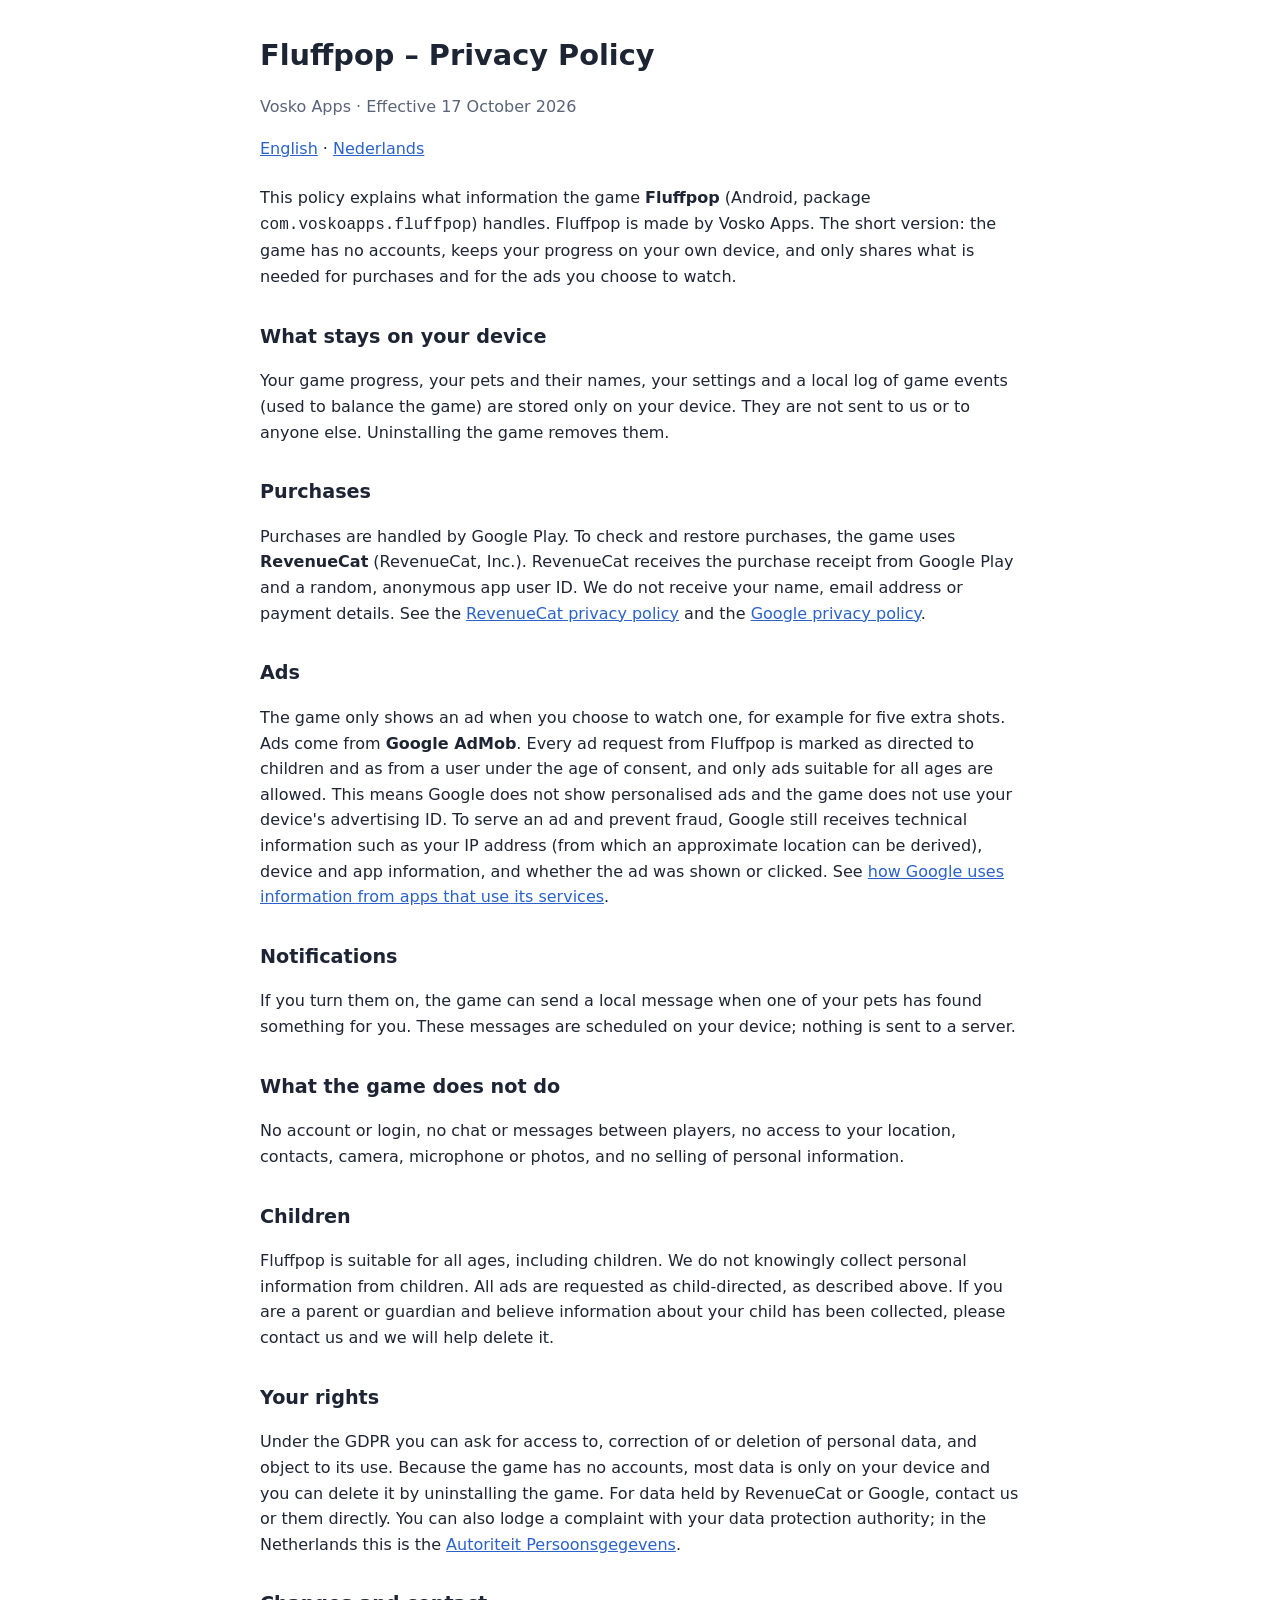
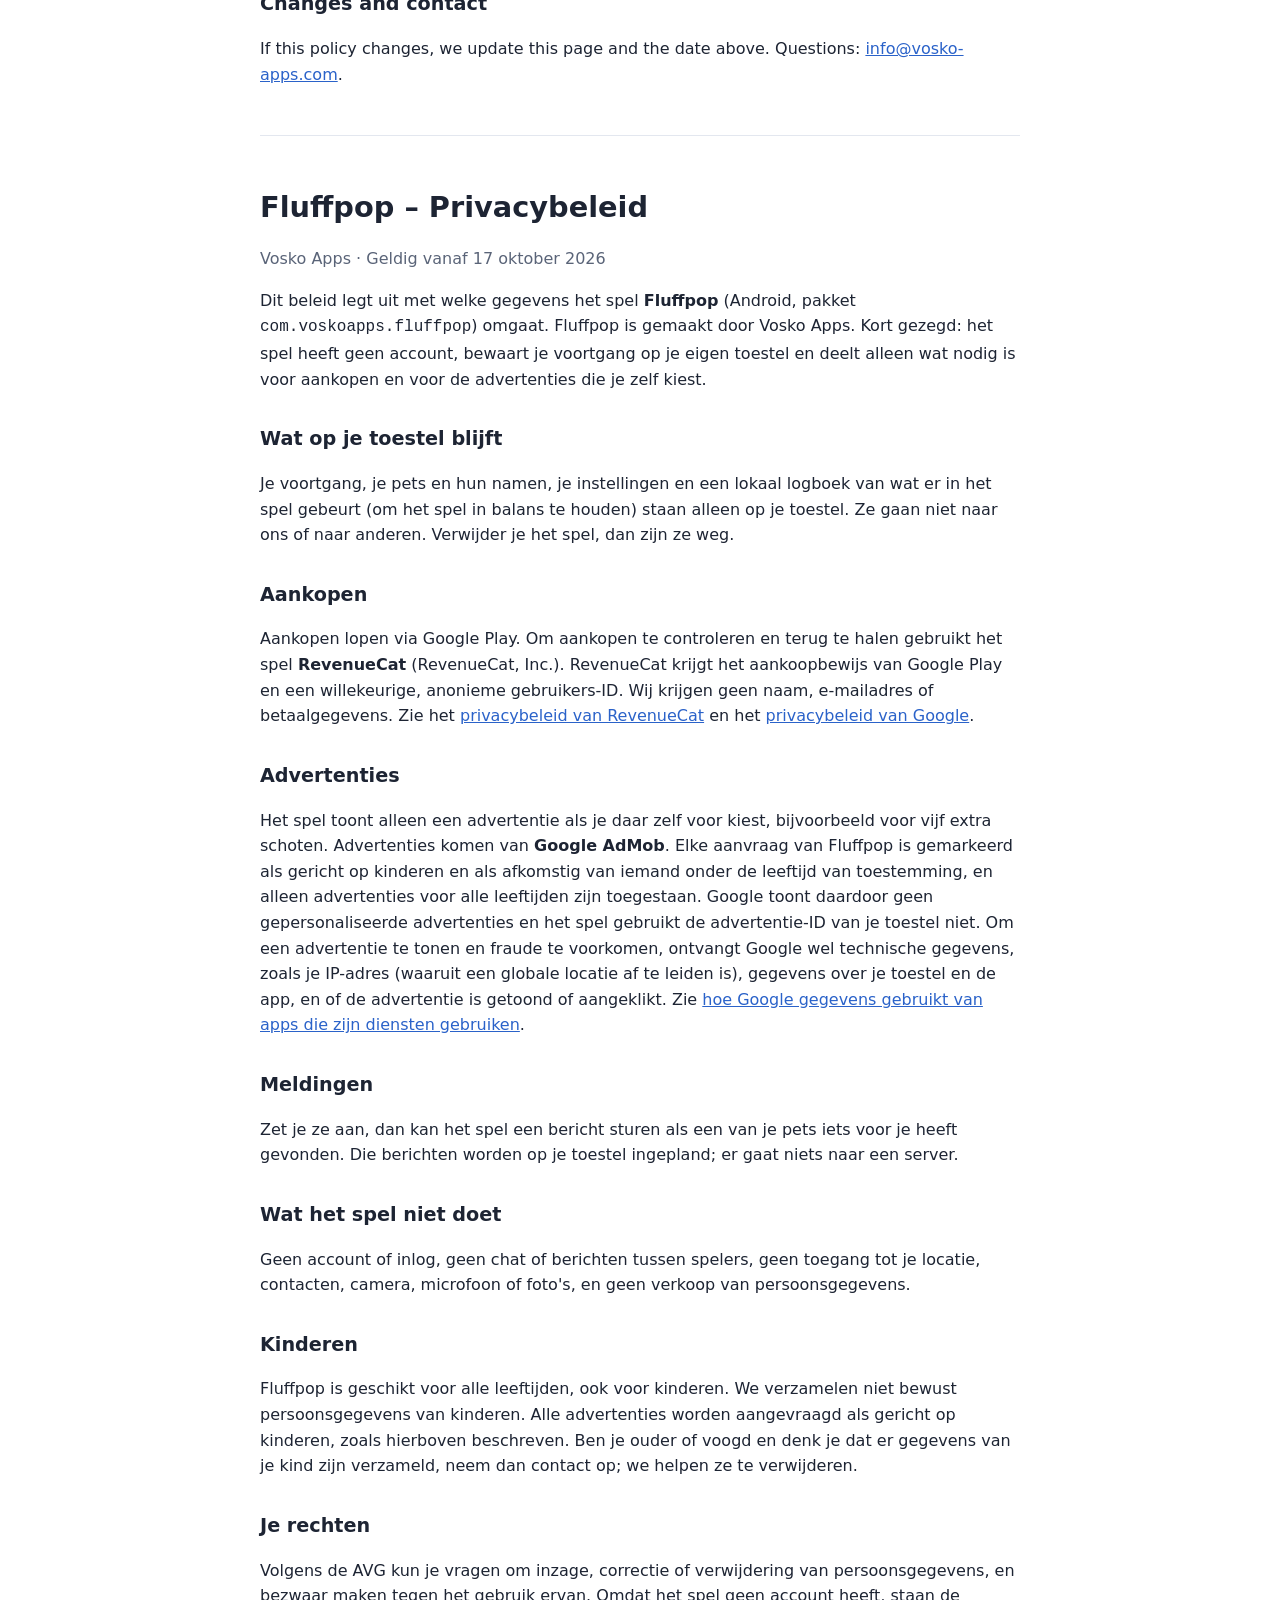
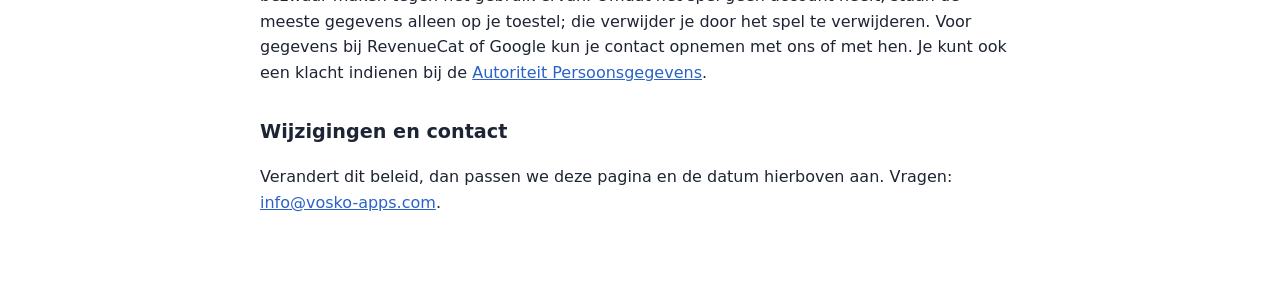
<file: fluffpop/privacy/index.html>
<!doctype html>
<html lang="en">
<head>
<meta charset="utf-8">
<meta name="viewport" content="width=device-width, initial-scale=1">
<title>Fluffpop – Privacy Policy</title>
<style>
  :root { --text: #1d2433; --muted: #5a6478; --accent: #2a62c9; --bg: #ffffff; --line: #e3e7ef; }
  @media (prefers-color-scheme: dark) { :root { --text: #e8ecf3; --muted: #a9b3c4; --accent: #7fb0ff; --bg: #131722; --line: #2a3142; } }
  body { margin: 0; background: var(--bg); color: var(--text); font: 16px/1.6 system-ui, -apple-system, "Segoe UI", Roboto, sans-serif; }
  main { max-width: 760px; margin: 0 auto; padding: 32px 16px 64px; }
  h1 { font-size: 1.8rem; margin: 0 0 4px; }
  h2 { font-size: 1.2rem; margin: 32px 0 8px; }
  p, li { color: var(--text); }
  .muted { color: var(--muted); }
  a { color: var(--accent); }
  nav { margin: 16px 0 24px; }
  hr { border: 0; border-top: 1px solid var(--line); margin: 48px 0; }
  table { border-collapse: collapse; width: 100%; margin: 8px 0; }
  th, td { text-align: left; vertical-align: top; padding: 8px; border-bottom: 1px solid var(--line); }
</style>
</head>
<body>
<main>

<h1>Fluffpop – Privacy Policy</h1>
<p class="muted">Vosko Apps · Effective 17 October 2026</p>
<nav><a href="#en">English</a> · <a href="#nl">Nederlands</a></nav>

<section id="en">
<p>This policy explains what information the game <strong>Fluffpop</strong> (Android, package
<code>com.voskoapps.fluffpop</code>) handles. Fluffpop is made by Vosko Apps. The short version: the game has no
accounts, keeps your progress on your own device, and only shares what is needed for purchases and for the ads you
choose to watch.</p>

<h2>What stays on your device</h2>
<p>Your game progress, your pets and their names, your settings and a local log of game events (used to balance the
game) are stored only on your device. They are not sent to us or to anyone else. Uninstalling the game removes them.</p>

<h2>Purchases</h2>
<p>Purchases are handled by Google Play. To check and restore purchases, the game uses <strong>RevenueCat</strong>
(RevenueCat, Inc.). RevenueCat receives the purchase receipt from Google Play and a random, anonymous app user ID. We
do not receive your name, email address or payment details. See the
<a href="https://www.revenuecat.com/privacy">RevenueCat privacy policy</a> and the
<a href="https://policies.google.com/privacy">Google privacy policy</a>.</p>

<h2>Ads</h2>
<p>The game only shows an ad when you choose to watch one, for example for five extra shots. Ads come from
<strong>Google AdMob</strong>. Every ad request from Fluffpop is marked as directed to children and as from a user
under the age of consent, and only ads suitable for all ages are allowed. This means Google does not show personalised
ads and the game does not use your device's advertising ID. To serve an ad and prevent fraud, Google still receives
technical information such as your IP address (from which an approximate location can be derived), device and app
information, and whether the ad was shown or clicked. See
<a href="https://policies.google.com/technologies/partner-sites">how Google uses information from apps that use its services</a>.</p>

<h2>Notifications</h2>
<p>If you turn them on, the game can send a local message when one of your pets has found something for you. These
messages are scheduled on your device; nothing is sent to a server.</p>

<h2>What the game does not do</h2>
<p>No account or login, no chat or messages between players, no access to your location, contacts, camera,
microphone or photos, and no selling of personal information.</p>

<h2>Children</h2>
<p>Fluffpop is suitable for all ages, including children. We do not knowingly collect personal information from
children. All ads are requested as child-directed, as described above. If you are a parent or guardian and believe
information about your child has been collected, please contact us and we will help delete it.</p>

<h2>Your rights</h2>
<p>Under the GDPR you can ask for access to, correction of or deletion of personal data, and object to its use. Because
the game has no accounts, most data is only on your device and you can delete it by uninstalling the game. For data
held by RevenueCat or Google, contact us or them directly. You can also lodge a complaint with your data protection
authority; in the Netherlands this is the <a href="https://autoriteitpersoonsgegevens.nl">Autoriteit Persoonsgegevens</a>.</p>

<h2>Changes and contact</h2>
<p>If this policy changes, we update this page and the date above. Questions:
<a href="mailto:info@vosko-apps.com">info@vosko-apps.com</a>.</p>
</section>

<hr>

<section id="nl" lang="nl">
<h1>Fluffpop – Privacybeleid</h1>
<p class="muted">Vosko Apps · Geldig vanaf 17 oktober 2026</p>

<p>Dit beleid legt uit met welke gegevens het spel <strong>Fluffpop</strong> (Android, pakket
<code>com.voskoapps.fluffpop</code>) omgaat. Fluffpop is gemaakt door Vosko Apps. Kort gezegd: het spel heeft geen
account, bewaart je voortgang op je eigen toestel en deelt alleen wat nodig is voor aankopen en voor de advertenties die
je zelf kiest.</p>

<h2>Wat op je toestel blijft</h2>
<p>Je voortgang, je pets en hun namen, je instellingen en een lokaal logboek van wat er in het spel gebeurt (om het spel
in balans te houden) staan alleen op je toestel. Ze gaan niet naar ons of naar anderen. Verwijder je het spel, dan zijn
ze weg.</p>

<h2>Aankopen</h2>
<p>Aankopen lopen via Google Play. Om aankopen te controleren en terug te halen gebruikt het spel
<strong>RevenueCat</strong> (RevenueCat, Inc.). RevenueCat krijgt het aankoopbewijs van Google Play en een willekeurige,
anonieme gebruikers-ID. Wij krijgen geen naam, e-mailadres of betaalgegevens. Zie het
<a href="https://www.revenuecat.com/privacy">privacybeleid van RevenueCat</a> en het
<a href="https://policies.google.com/privacy?hl=nl">privacybeleid van Google</a>.</p>

<h2>Advertenties</h2>
<p>Het spel toont alleen een advertentie als je daar zelf voor kiest, bijvoorbeeld voor vijf extra schoten.
Advertenties komen van <strong>Google AdMob</strong>. Elke aanvraag van Fluffpop is gemarkeerd als gericht op kinderen
en als afkomstig van iemand onder de leeftijd van toestemming, en alleen advertenties voor alle leeftijden zijn
toegestaan. Google toont daardoor geen gepersonaliseerde advertenties en het spel gebruikt de advertentie-ID van je
toestel niet. Om een advertentie te tonen en fraude te voorkomen, ontvangt Google wel technische gegevens, zoals je
IP-adres (waaruit een globale locatie af te leiden is), gegevens over je toestel en de app, en of de advertentie is
getoond of aangeklikt. Zie
<a href="https://policies.google.com/technologies/partner-sites?hl=nl">hoe Google gegevens gebruikt van apps die zijn diensten gebruiken</a>.</p>

<h2>Meldingen</h2>
<p>Zet je ze aan, dan kan het spel een bericht sturen als een van je pets iets voor je heeft gevonden. Die berichten
worden op je toestel ingepland; er gaat niets naar een server.</p>

<h2>Wat het spel niet doet</h2>
<p>Geen account of inlog, geen chat of berichten tussen spelers, geen toegang tot je locatie, contacten, camera,
microfoon of foto's, en geen verkoop van persoonsgegevens.</p>

<h2>Kinderen</h2>
<p>Fluffpop is geschikt voor alle leeftijden, ook voor kinderen. We verzamelen niet bewust persoonsgegevens van
kinderen. Alle advertenties worden aangevraagd als gericht op kinderen, zoals hierboven beschreven. Ben je ouder of
voogd en denk je dat er gegevens van je kind zijn verzameld, neem dan contact op; we helpen ze te verwijderen.</p>

<h2>Je rechten</h2>
<p>Volgens de AVG kun je vragen om inzage, correctie of verwijdering van persoonsgegevens, en bezwaar maken tegen het
gebruik ervan. Omdat het spel geen account heeft, staan de meeste gegevens alleen op je toestel; die verwijder je door
het spel te verwijderen. Voor gegevens bij RevenueCat of Google kun je contact opnemen met ons of met hen. Je kunt ook
een klacht indienen bij de <a href="https://autoriteitpersoonsgegevens.nl">Autoriteit Persoonsgegevens</a>.</p>

<h2>Wijzigingen en contact</h2>
<p>Verandert dit beleid, dan passen we deze pagina en de datum hierboven aan. Vragen:
<a href="mailto:info@vosko-apps.com">info@vosko-apps.com</a>.</p>
</section>

</main>
</body>
</html>
</file>
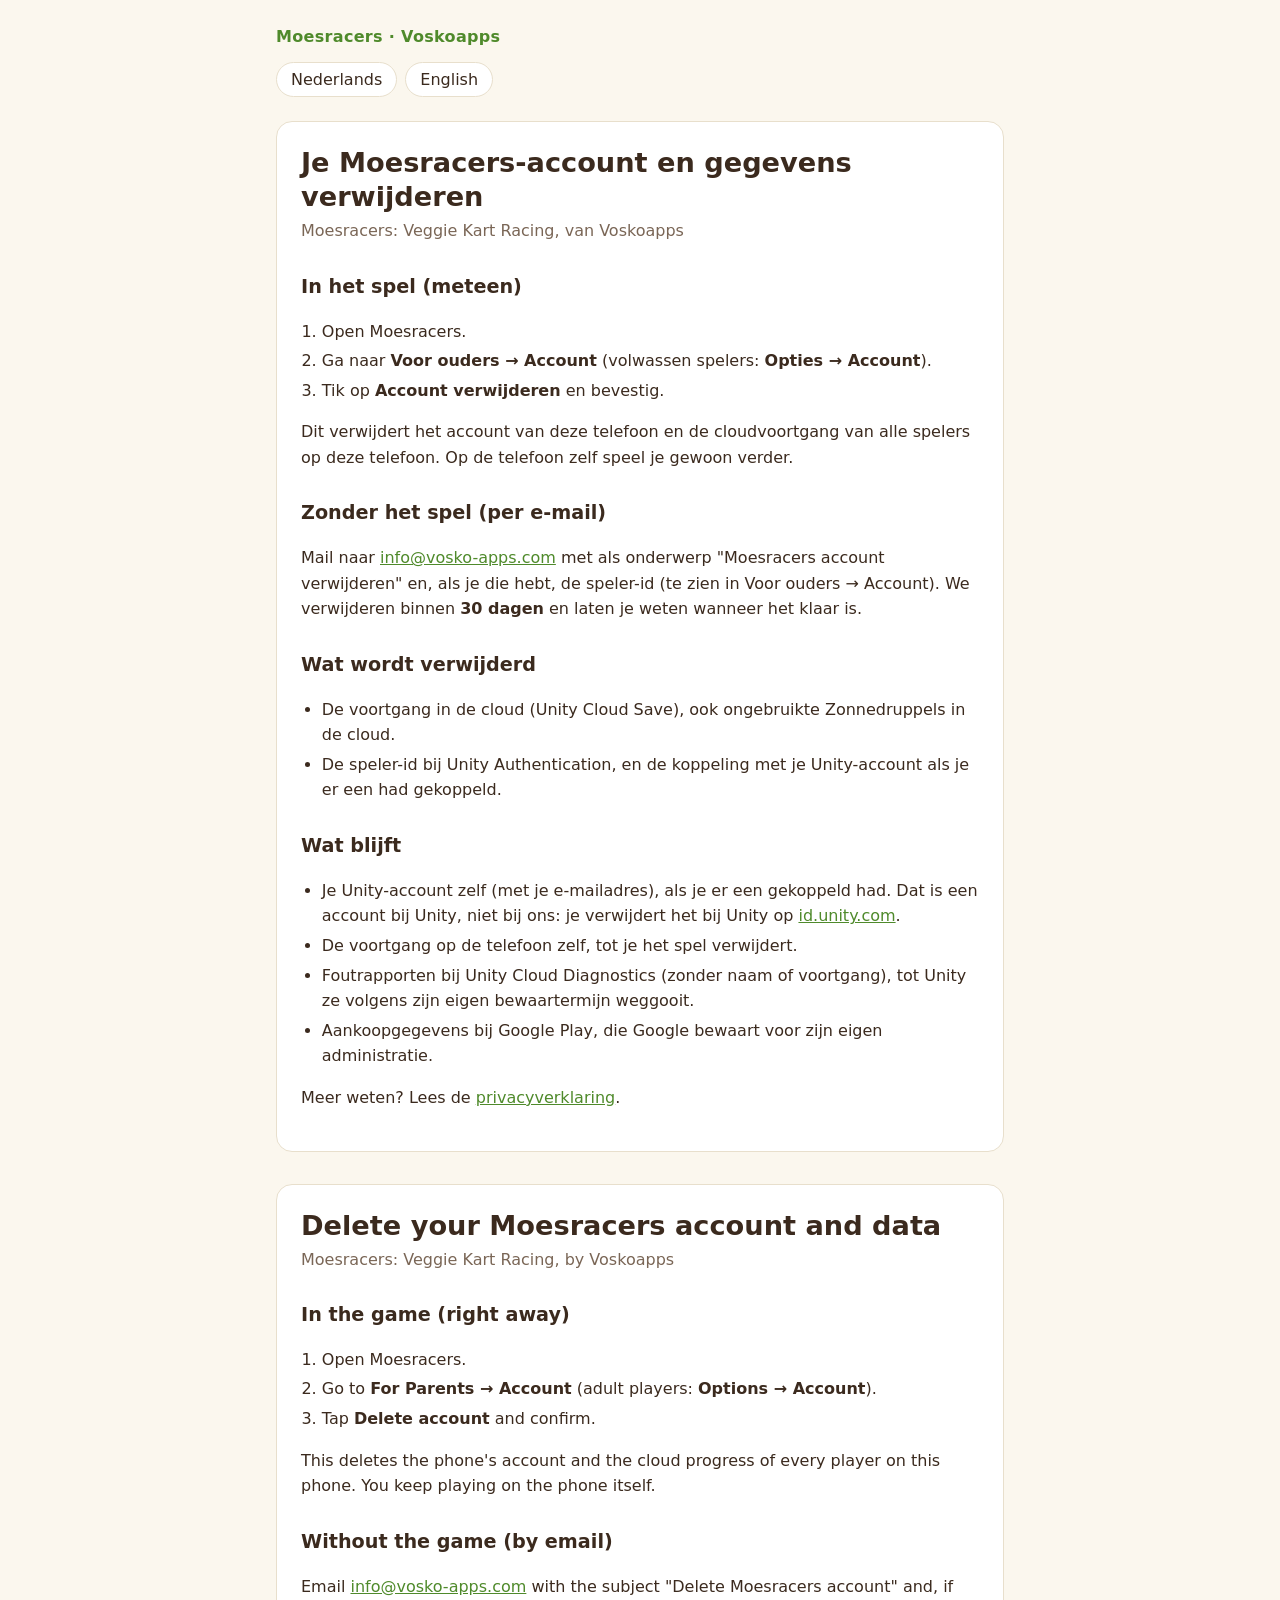
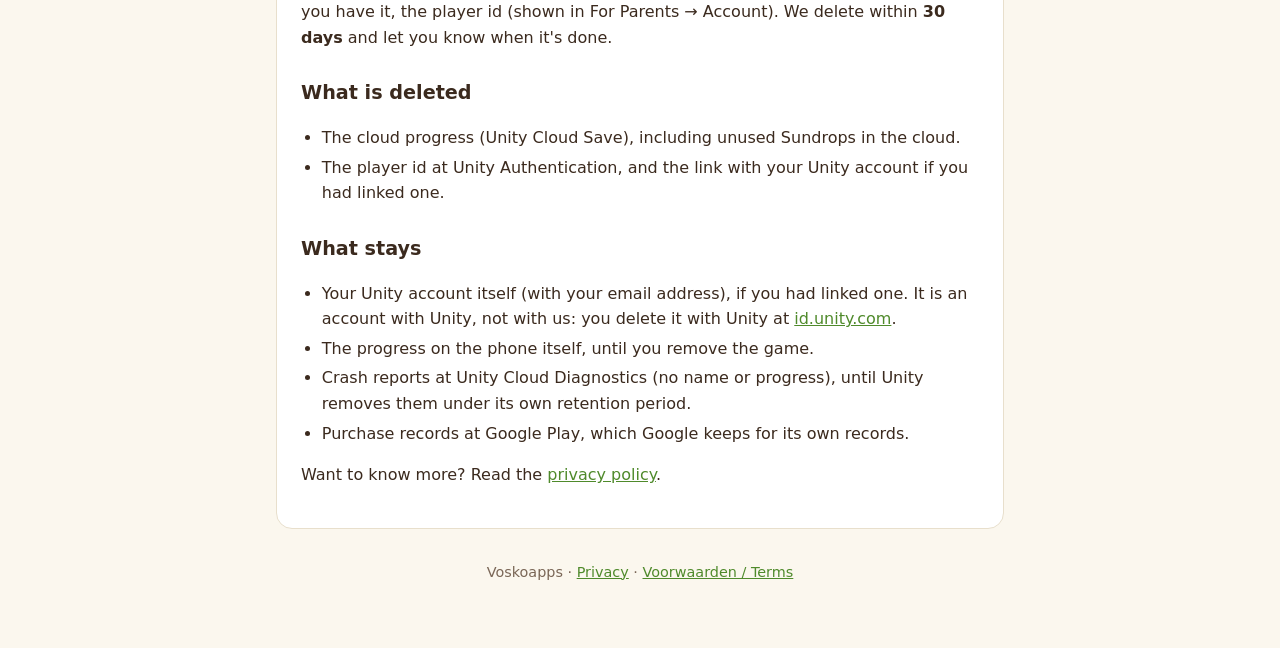
<file: moesracers/delete/index.html>
<!doctype html>
<html lang="nl">
<head>
<meta charset="utf-8">
<meta name="viewport" content="width=device-width, initial-scale=1">
<title>Moesracers – Account verwijderen / Delete account</title>
<link rel="stylesheet" href="/moesracers/style.css">
</head>
<body>
<main>
<header>
  <div class="brand">Moesracers · Voskoapps</div>
  <nav class="lang"><a href="#nl">Nederlands</a><a href="#en">English</a></nav>
</header>

<section class="doc" id="nl" lang="nl">
<h1>Je Moesracers-account en gegevens verwijderen</h1>
<p class="date">Moesracers: Veggie Kart Racing, van Voskoapps</p>

<h2>In het spel (meteen)</h2>
<ol>
  <li>Open Moesracers.</li>
  <li>Ga naar <strong>Voor ouders → Account</strong> (volwassen spelers: <strong>Opties → Account</strong>).</li>
  <li>Tik op <strong>Account verwijderen</strong> en bevestig.</li>
</ol>
<p>Dit verwijdert het account van deze telefoon en de cloudvoortgang van alle spelers op deze telefoon. Op de telefoon
zelf speel je gewoon verder.</p>

<h2>Zonder het spel (per e-mail)</h2>
<p>Mail naar <a href="mailto:info@vosko-apps.com?subject=Moesracers%20account%20verwijderen">info@vosko-apps.com</a>
met als onderwerp "Moesracers account verwijderen" en, als je die hebt, de speler-id (te zien in Voor ouders →
Account). We verwijderen binnen <strong>30 dagen</strong> en laten je weten wanneer het klaar is.</p>

<h2>Wat wordt verwijderd</h2>
<ul>
  <li>De voortgang in de cloud (Unity Cloud Save), ook ongebruikte Zonnedruppels in de cloud.</li>
  <li>De speler-id bij Unity Authentication, en de koppeling met je Unity-account als je er een had gekoppeld.</li>
</ul>

<h2>Wat blijft</h2>
<ul>
  <li>Je Unity-account zelf (met je e-mailadres), als je er een gekoppeld had. Dat is een account bij Unity, niet bij ons: je verwijdert het bij Unity op <a href="https://id.unity.com">id.unity.com</a>.</li>
  <li>De voortgang op de telefoon zelf, tot je het spel verwijdert.</li>
  <li>Foutrapporten bij Unity Cloud Diagnostics (zonder naam of voortgang), tot Unity ze volgens zijn eigen
    bewaartermijn weggooit.</li>
  <li>Aankoopgegevens bij Google Play, die Google bewaart voor zijn eigen administratie.</li>
</ul>
<p>Meer weten? Lees de <a href="/moesracers/privacy">privacyverklaring</a>.</p>
</section>

<section class="doc" id="en" lang="en">
<h1>Delete your Moesracers account and data</h1>
<p class="date">Moesracers: Veggie Kart Racing, by Voskoapps</p>

<h2>In the game (right away)</h2>
<ol>
  <li>Open Moesracers.</li>
  <li>Go to <strong>For Parents → Account</strong> (adult players: <strong>Options → Account</strong>).</li>
  <li>Tap <strong>Delete account</strong> and confirm.</li>
</ol>
<p>This deletes the phone's account and the cloud progress of every player on this phone. You keep playing on the
phone itself.</p>

<h2>Without the game (by email)</h2>
<p>Email <a href="mailto:info@vosko-apps.com?subject=Delete%20Moesracers%20account">info@vosko-apps.com</a> with the
subject "Delete Moesracers account" and, if you have it, the player id (shown in For Parents → Account). We delete
within <strong>30 days</strong> and let you know when it's done.</p>

<h2>What is deleted</h2>
<ul>
  <li>The cloud progress (Unity Cloud Save), including unused Sundrops in the cloud.</li>
  <li>The player id at Unity Authentication, and the link with your Unity account if you had linked one.</li>
</ul>

<h2>What stays</h2>
<ul>
  <li>Your Unity account itself (with your email address), if you had linked one. It is an account with Unity, not with us: you delete it with Unity at <a href="https://id.unity.com">id.unity.com</a>.</li>
  <li>The progress on the phone itself, until you remove the game.</li>
  <li>Crash reports at Unity Cloud Diagnostics (no name or progress), until Unity removes them under its own retention
    period.</li>
  <li>Purchase records at Google Play, which Google keeps for its own records.</li>
</ul>
<p>Want to know more? Read the <a href="/moesracers/privacy">privacy policy</a>.</p>
</section>

<footer>Voskoapps · <a href="/moesracers/privacy">Privacy</a> · <a href="/moesracers/terms">Voorwaarden / Terms</a></footer>
</main>
</body>
</html>
</file>
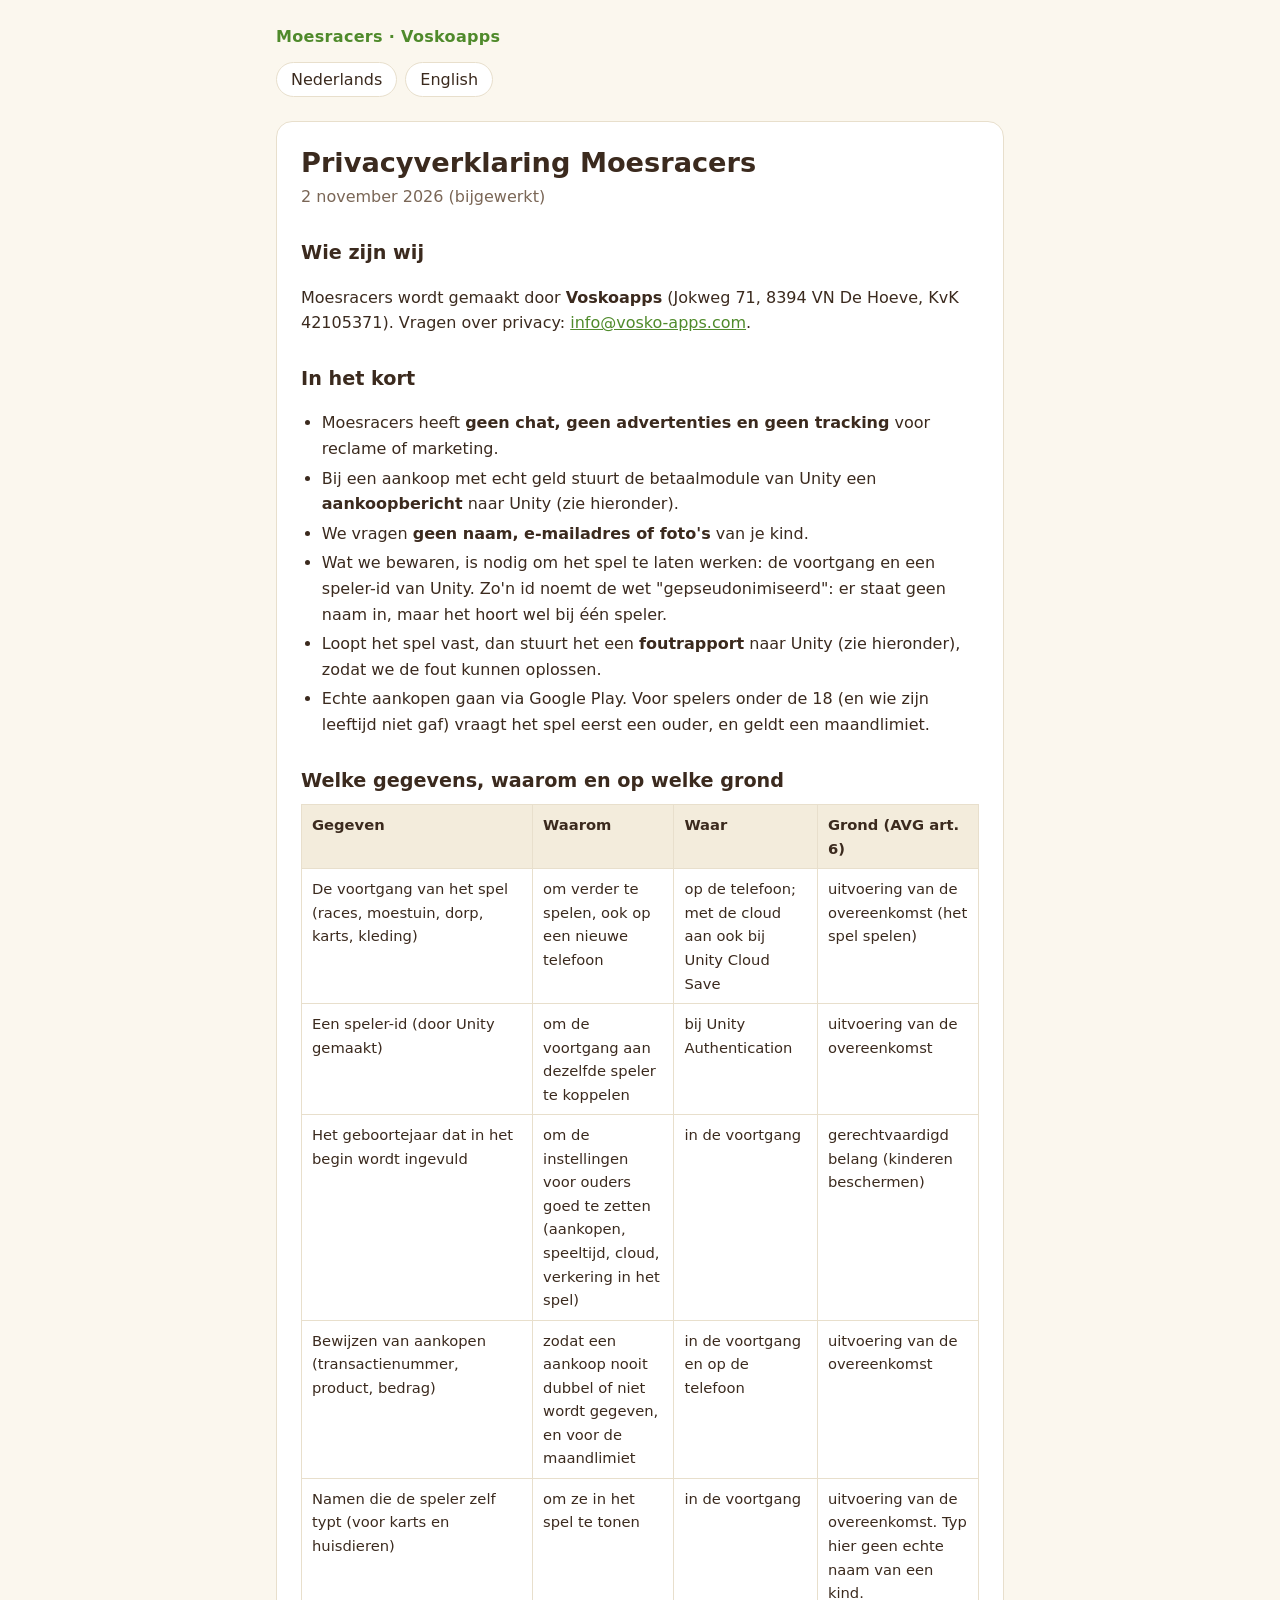
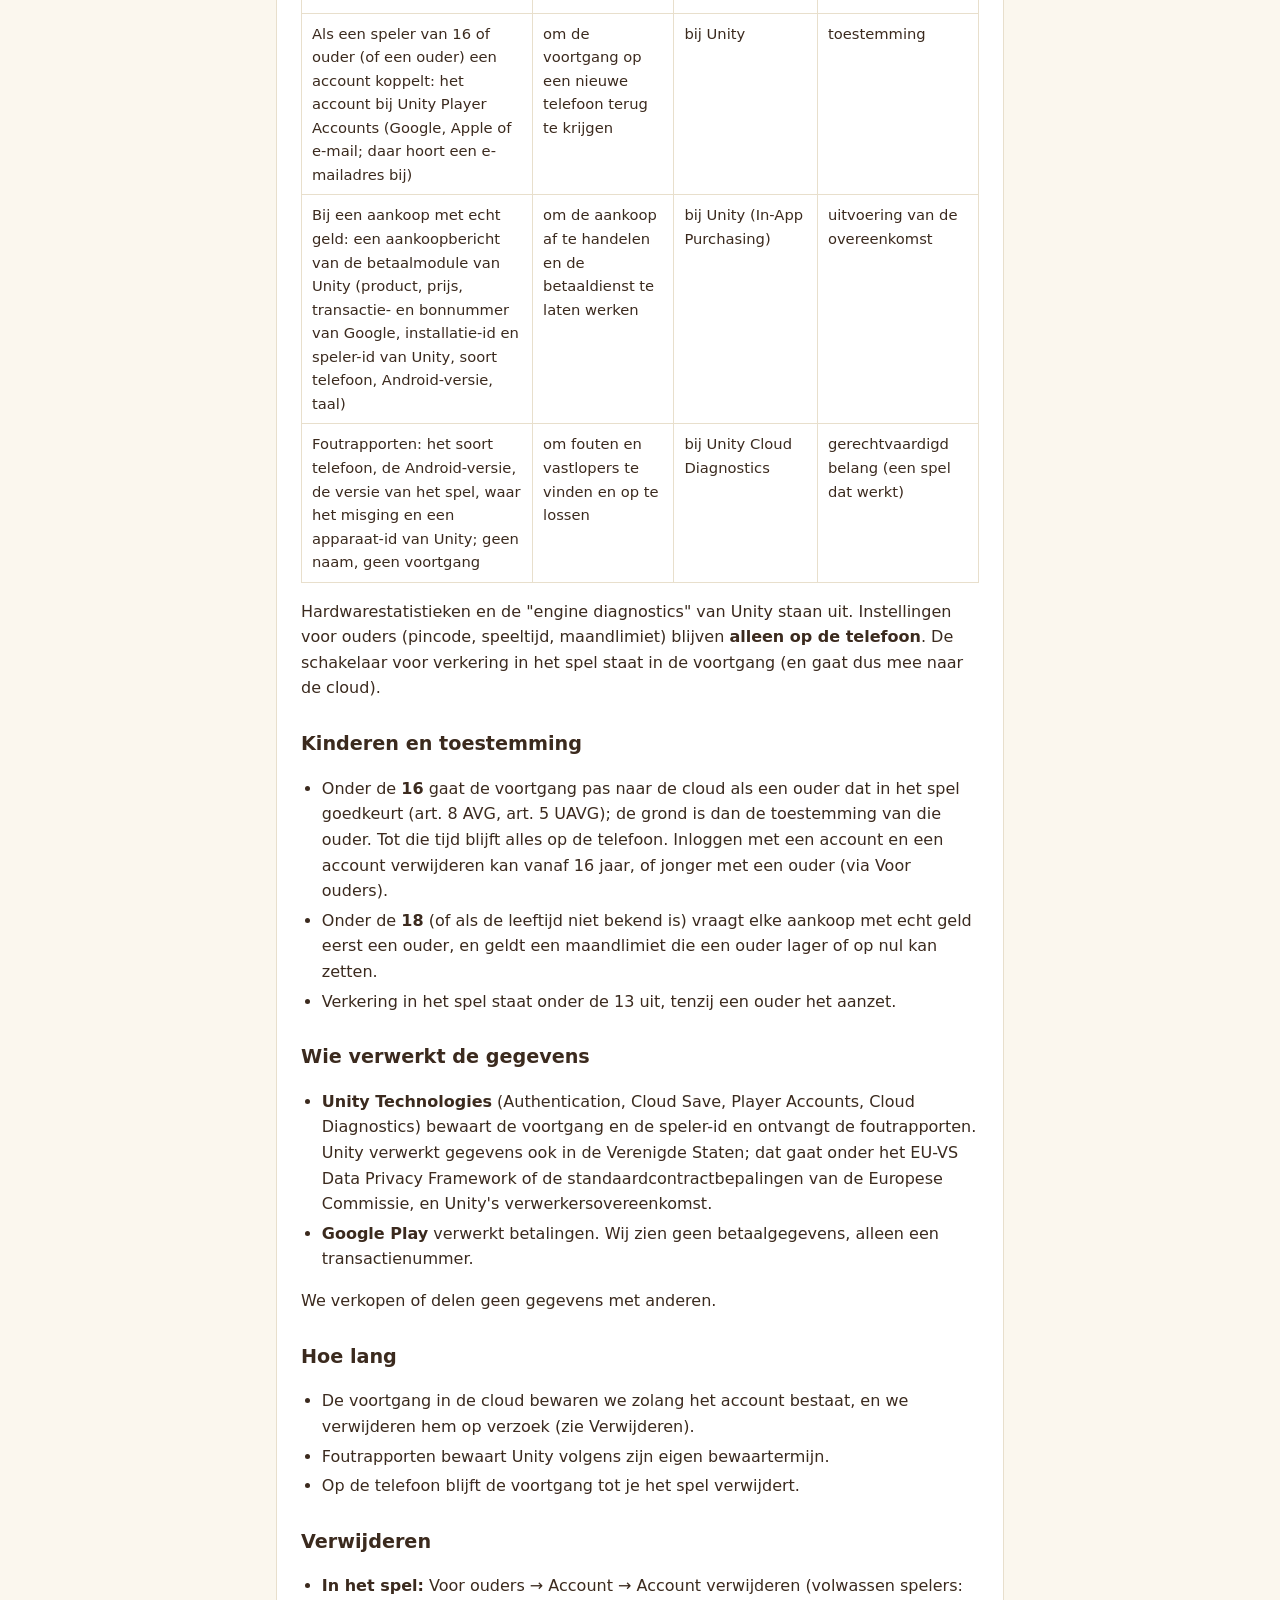
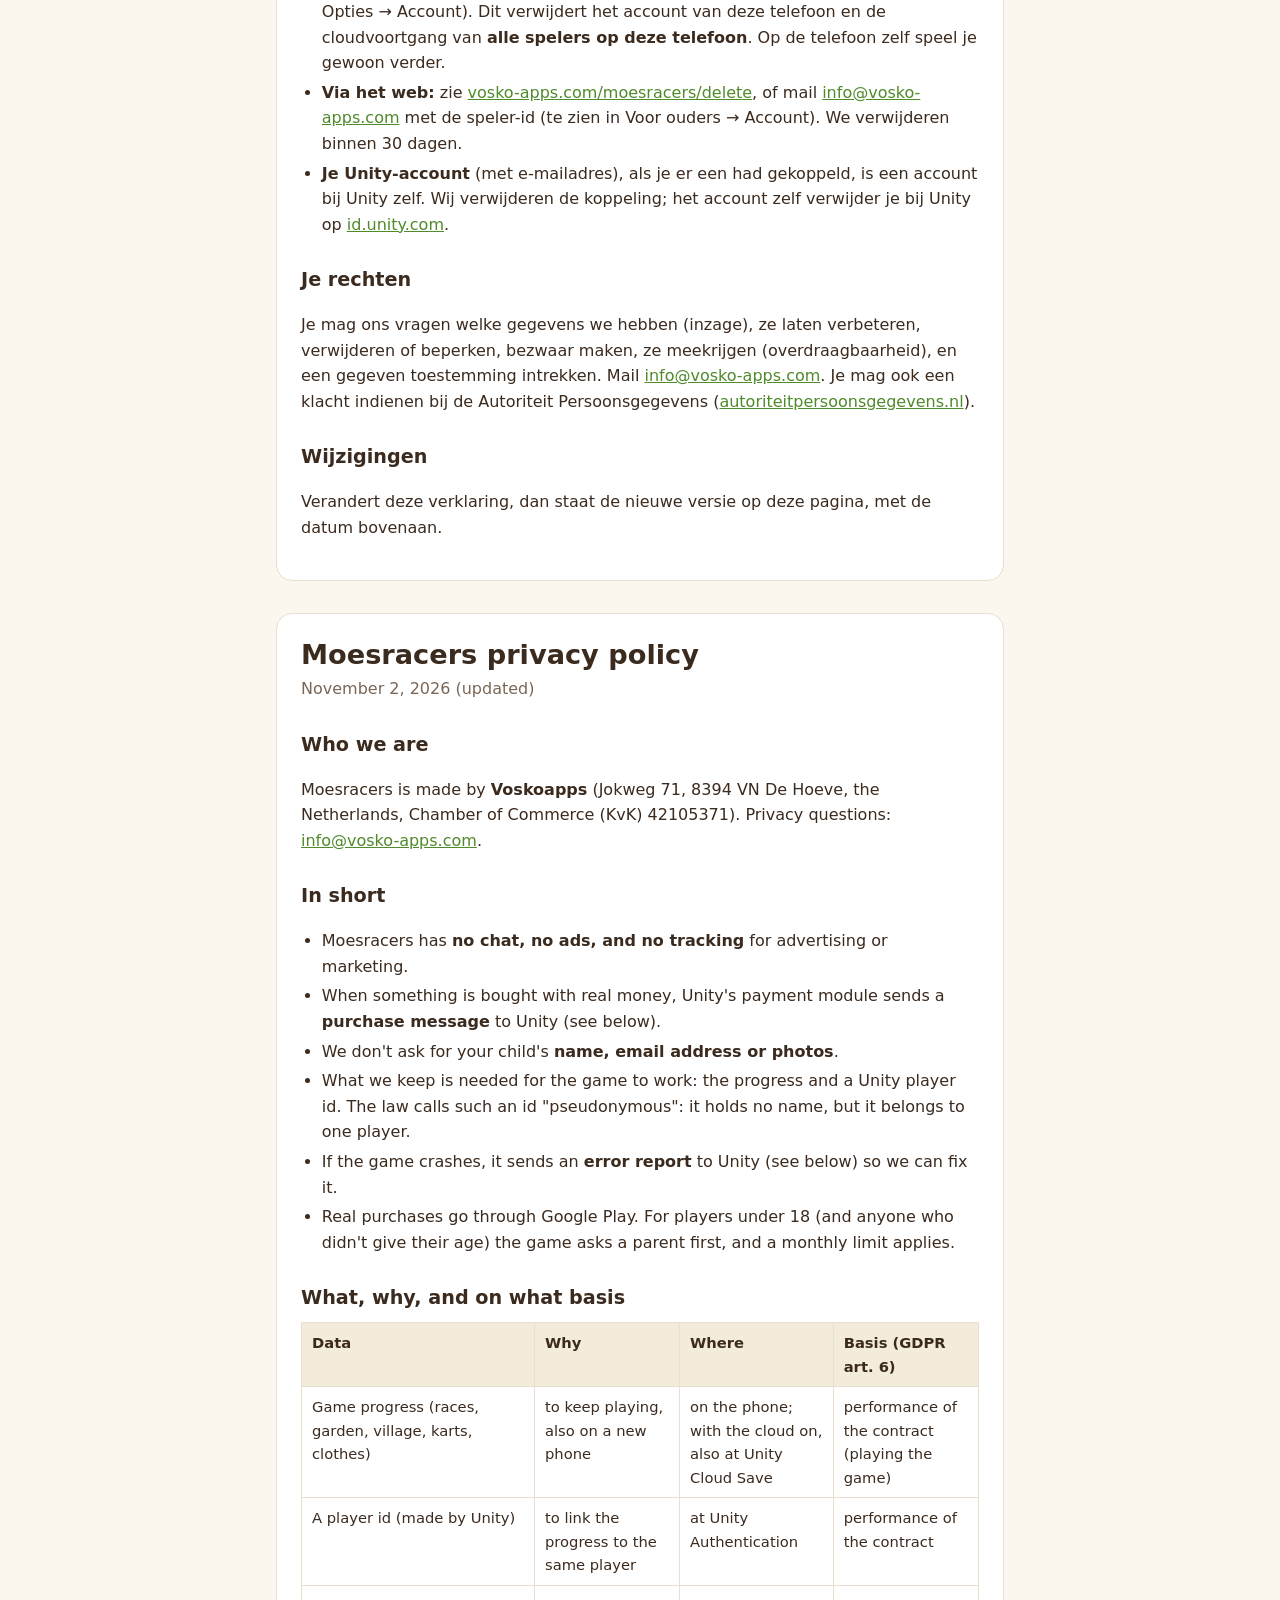
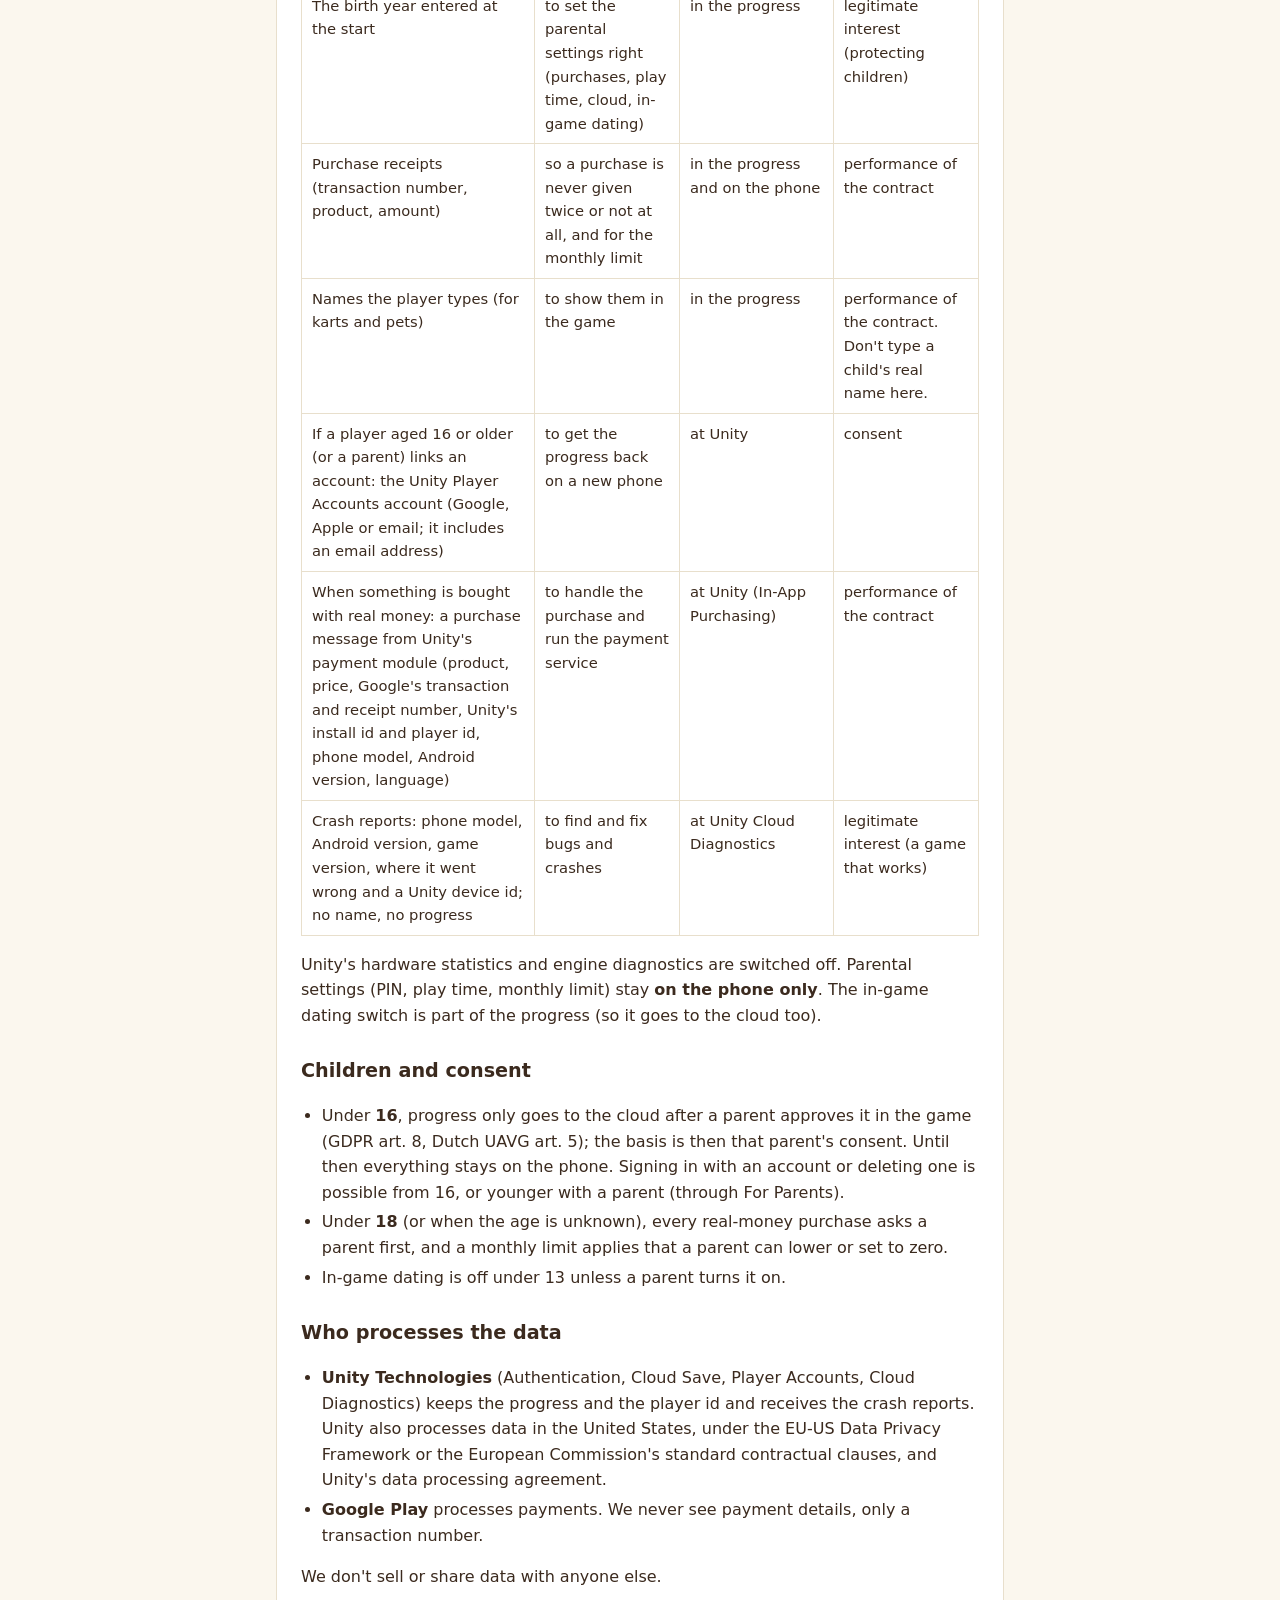
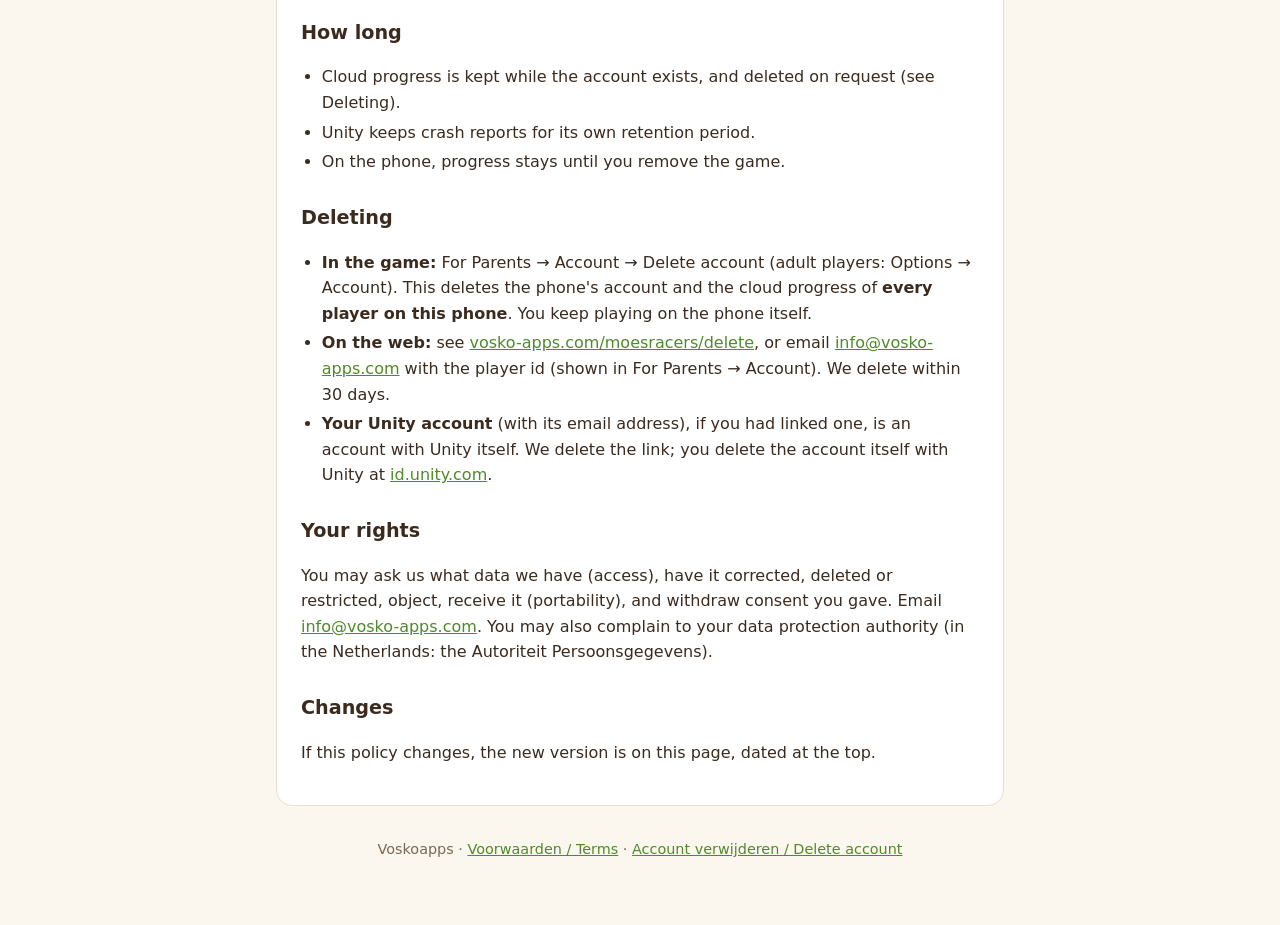
<file: moesracers/privacy/index.html>
<!doctype html>
<html lang="nl">
<head>
<meta charset="utf-8">
<meta name="viewport" content="width=device-width, initial-scale=1">
<title>Moesracers – Privacy</title>
<link rel="stylesheet" href="/moesracers/style.css">
</head>
<body>
<main>
<header>
  <div class="brand">Moesracers · Voskoapps</div>
  <nav class="lang"><a href="#nl">Nederlands</a><a href="#en">English</a></nav>
</header>

<section class="doc" id="nl" lang="nl">
<h1>Privacyverklaring Moesracers</h1>
<p class="date">2 november 2026 (bijgewerkt)</p>

<h2>Wie zijn wij</h2>
<p>Moesracers wordt gemaakt door <strong>Voskoapps</strong> (Jokweg 71, 8394 VN De Hoeve, KvK 42105371). Vragen over
privacy: <a href="mailto:info@vosko-apps.com">info@vosko-apps.com</a>.</p>

<h2>In het kort</h2>
<ul>
  <li>Moesracers heeft <strong>geen chat, geen advertenties en geen tracking</strong> voor reclame of marketing.</li>
  <li>Bij een aankoop met echt geld stuurt de betaalmodule van Unity een <strong>aankoopbericht</strong> naar Unity (zie hieronder).</li>
  <li>We vragen <strong>geen naam, e-mailadres of foto's</strong> van je kind.</li>
  <li>Wat we bewaren, is nodig om het spel te laten werken: de voortgang en een speler-id van Unity. Zo'n id noemt de
    wet "gepseudonimiseerd": er staat geen naam in, maar het hoort wel bij één speler.</li>
  <li>Loopt het spel vast, dan stuurt het een <strong>foutrapport</strong> naar Unity (zie hieronder), zodat we de fout
    kunnen oplossen.</li>
  <li>Echte aankopen gaan via Google Play. Voor spelers onder de 18 (en wie zijn leeftijd niet gaf) vraagt het spel
    eerst een ouder, en geldt een maandlimiet.</li>
</ul>

<h2>Welke gegevens, waarom en op welke grond</h2>
<div class="table-wrap">
<table>
  <tr><th>Gegeven</th><th>Waarom</th><th>Waar</th><th>Grond (AVG art. 6)</th></tr>
  <tr><td>De voortgang van het spel (races, moestuin, dorp, karts, kleding)</td><td>om verder te spelen, ook op een nieuwe telefoon</td><td>op de telefoon; met de cloud aan ook bij Unity Cloud Save</td><td>uitvoering van de overeenkomst (het spel spelen)</td></tr>
  <tr><td>Een speler-id (door Unity gemaakt)</td><td>om de voortgang aan dezelfde speler te koppelen</td><td>bij Unity Authentication</td><td>uitvoering van de overeenkomst</td></tr>
  <tr><td>Het geboortejaar dat in het begin wordt ingevuld</td><td>om de instellingen voor ouders goed te zetten (aankopen, speeltijd, cloud, verkering in het spel)</td><td>in de voortgang</td><td>gerechtvaardigd belang (kinderen beschermen)</td></tr>
  <tr><td>Bewijzen van aankopen (transactienummer, product, bedrag)</td><td>zodat een aankoop nooit dubbel of niet wordt gegeven, en voor de maandlimiet</td><td>in de voortgang en op de telefoon</td><td>uitvoering van de overeenkomst</td></tr>
  <tr><td>Namen die de speler zelf typt (voor karts en huisdieren)</td><td>om ze in het spel te tonen</td><td>in de voortgang</td><td>uitvoering van de overeenkomst. Typ hier geen echte naam van een kind.</td></tr>
  <tr><td>Als een speler van 16 of ouder (of een ouder) een account koppelt: het account bij Unity Player Accounts (Google, Apple of e-mail; daar hoort een e-mailadres bij)</td><td>om de voortgang op een nieuwe telefoon terug te krijgen</td><td>bij Unity</td><td>toestemming</td></tr>
  <tr><td>Bij een aankoop met echt geld: een aankoopbericht van de betaalmodule van Unity (product, prijs, transactie- en bonnummer van Google, installatie-id en speler-id van Unity, soort telefoon, Android-versie, taal)</td><td>om de aankoop af te handelen en de betaaldienst te laten werken</td><td>bij Unity (In-App Purchasing)</td><td>uitvoering van de overeenkomst</td></tr>
  <tr><td>Foutrapporten: het soort telefoon, de Android-versie, de versie van het spel, waar het misging en een apparaat-id van Unity; geen naam, geen voortgang</td><td>om fouten en vastlopers te vinden en op te lossen</td><td>bij Unity Cloud Diagnostics</td><td>gerechtvaardigd belang (een spel dat werkt)</td></tr>
</table>
</div>
<p>Hardwarestatistieken en de "engine diagnostics" van Unity staan uit. Instellingen voor ouders (pincode, speeltijd,
maandlimiet) blijven <strong>alleen op de telefoon</strong>. De schakelaar voor verkering in het spel staat in de
voortgang (en gaat dus mee naar de cloud).</p>

<h2>Kinderen en toestemming</h2>
<ul>
  <li>Onder de <strong>16</strong> gaat de voortgang pas naar de cloud als een ouder dat in het spel goedkeurt (art. 8
    AVG, art. 5 UAVG); de grond is dan de toestemming van die ouder. Tot die tijd blijft alles op de telefoon. Inloggen
    met een account en een account verwijderen kan vanaf 16 jaar, of jonger met een ouder (via Voor ouders).</li>
  <li>Onder de <strong>18</strong> (of als de leeftijd niet bekend is) vraagt elke aankoop met echt geld eerst een
    ouder, en geldt een maandlimiet die een ouder lager of op nul kan zetten.</li>
  <li>Verkering in het spel staat onder de 13 uit, tenzij een ouder het aanzet.</li>
</ul>

<h2>Wie verwerkt de gegevens</h2>
<ul>
  <li><strong>Unity Technologies</strong> (Authentication, Cloud Save, Player Accounts, Cloud Diagnostics) bewaart de
    voortgang en de speler-id en ontvangt de foutrapporten. Unity verwerkt gegevens ook in de Verenigde Staten; dat
    gaat onder het EU-VS Data Privacy Framework of de standaardcontractbepalingen van de Europese Commissie, en Unity's
    verwerkersovereenkomst.</li>
  <li><strong>Google Play</strong> verwerkt betalingen. Wij zien geen betaalgegevens, alleen een transactienummer.</li>
</ul>
<p>We verkopen of delen geen gegevens met anderen.</p>

<h2>Hoe lang</h2>
<ul>
  <li>De voortgang in de cloud bewaren we zolang het account bestaat, en we verwijderen hem op verzoek (zie
    Verwijderen).</li>
  <li>Foutrapporten bewaart Unity volgens zijn eigen bewaartermijn.</li>
  <li>Op de telefoon blijft de voortgang tot je het spel verwijdert.</li>
</ul>

<h2>Verwijderen</h2>
<ul>
  <li><strong>In het spel:</strong> Voor ouders → Account → Account verwijderen (volwassen spelers: Opties → Account).
    Dit verwijdert het account van deze telefoon en de cloudvoortgang van <strong>alle spelers op deze
    telefoon</strong>. Op de telefoon zelf speel je gewoon verder.</li>
  <li><strong>Via het web:</strong> zie <a href="/moesracers/delete">vosko-apps.com/moesracers/delete</a>, of mail
    <a href="mailto:info@vosko-apps.com">info@vosko-apps.com</a> met de speler-id (te zien in Voor ouders → Account).
    We verwijderen binnen 30 dagen.</li>
  <li><strong>Je Unity-account</strong> (met e-mailadres), als je er een had gekoppeld, is een account bij Unity zelf.
    Wij verwijderen de koppeling; het account zelf verwijder je bij Unity op <a href="https://id.unity.com">id.unity.com</a>.</li>
</ul>

<h2>Je rechten</h2>
<p>Je mag ons vragen welke gegevens we hebben (inzage), ze laten verbeteren, verwijderen of beperken, bezwaar maken,
ze meekrijgen (overdraagbaarheid), en een gegeven toestemming intrekken. Mail
<a href="mailto:info@vosko-apps.com">info@vosko-apps.com</a>. Je mag ook een klacht indienen bij de Autoriteit
Persoonsgegevens (<a href="https://autoriteitpersoonsgegevens.nl">autoriteitpersoonsgegevens.nl</a>).</p>

<h2>Wijzigingen</h2>
<p>Verandert deze verklaring, dan staat de nieuwe versie op deze pagina, met de datum bovenaan.</p>
</section>

<section class="doc" id="en" lang="en">
<h1>Moesracers privacy policy</h1>
<p class="date">November 2, 2026 (updated)</p>

<h2>Who we are</h2>
<p>Moesracers is made by <strong>Voskoapps</strong> (Jokweg 71, 8394 VN De Hoeve, the Netherlands, Chamber of Commerce
(KvK) 42105371). Privacy questions: <a href="mailto:info@vosko-apps.com">info@vosko-apps.com</a>.</p>

<h2>In short</h2>
<ul>
  <li>Moesracers has <strong>no chat, no ads, and no tracking</strong> for advertising or marketing.</li>
  <li>When something is bought with real money, Unity's payment module sends a <strong>purchase message</strong> to Unity (see below).</li>
  <li>We don't ask for your child's <strong>name, email address or photos</strong>.</li>
  <li>What we keep is needed for the game to work: the progress and a Unity player id. The law calls such an id
    "pseudonymous": it holds no name, but it belongs to one player.</li>
  <li>If the game crashes, it sends an <strong>error report</strong> to Unity (see below) so we can fix it.</li>
  <li>Real purchases go through Google Play. For players under 18 (and anyone who didn't give their age) the game asks
    a parent first, and a monthly limit applies.</li>
</ul>

<h2>What, why, and on what basis</h2>
<div class="table-wrap">
<table>
  <tr><th>Data</th><th>Why</th><th>Where</th><th>Basis (GDPR art. 6)</th></tr>
  <tr><td>Game progress (races, garden, village, karts, clothes)</td><td>to keep playing, also on a new phone</td><td>on the phone; with the cloud on, also at Unity Cloud Save</td><td>performance of the contract (playing the game)</td></tr>
  <tr><td>A player id (made by Unity)</td><td>to link the progress to the same player</td><td>at Unity Authentication</td><td>performance of the contract</td></tr>
  <tr><td>The birth year entered at the start</td><td>to set the parental settings right (purchases, play time, cloud, in-game dating)</td><td>in the progress</td><td>legitimate interest (protecting children)</td></tr>
  <tr><td>Purchase receipts (transaction number, product, amount)</td><td>so a purchase is never given twice or not at all, and for the monthly limit</td><td>in the progress and on the phone</td><td>performance of the contract</td></tr>
  <tr><td>Names the player types (for karts and pets)</td><td>to show them in the game</td><td>in the progress</td><td>performance of the contract. Don't type a child's real name here.</td></tr>
  <tr><td>If a player aged 16 or older (or a parent) links an account: the Unity Player Accounts account (Google, Apple or email; it includes an email address)</td><td>to get the progress back on a new phone</td><td>at Unity</td><td>consent</td></tr>
  <tr><td>When something is bought with real money: a purchase message from Unity's payment module (product, price, Google's transaction and receipt number, Unity's install id and player id, phone model, Android version, language)</td><td>to handle the purchase and run the payment service</td><td>at Unity (In-App Purchasing)</td><td>performance of the contract</td></tr>
  <tr><td>Crash reports: phone model, Android version, game version, where it went wrong and a Unity device id; no name, no progress</td><td>to find and fix bugs and crashes</td><td>at Unity Cloud Diagnostics</td><td>legitimate interest (a game that works)</td></tr>
</table>
</div>
<p>Unity's hardware statistics and engine diagnostics are switched off. Parental settings (PIN, play time, monthly
limit) stay <strong>on the phone only</strong>. The in-game dating switch is part of the progress (so it goes to the
cloud too).</p>

<h2>Children and consent</h2>
<ul>
  <li>Under <strong>16</strong>, progress only goes to the cloud after a parent approves it in the game (GDPR art. 8,
    Dutch UAVG art. 5); the basis is then that parent's consent. Until then everything stays on the phone. Signing in
    with an account or deleting one is possible from 16, or younger with a parent (through For Parents).</li>
  <li>Under <strong>18</strong> (or when the age is unknown), every real-money purchase asks a parent first, and a
    monthly limit applies that a parent can lower or set to zero.</li>
  <li>In-game dating is off under 13 unless a parent turns it on.</li>
</ul>

<h2>Who processes the data</h2>
<ul>
  <li><strong>Unity Technologies</strong> (Authentication, Cloud Save, Player Accounts, Cloud Diagnostics) keeps the
    progress and the player id and receives the crash reports. Unity also processes data in the United States, under
    the EU-US Data Privacy Framework or the European Commission's standard contractual clauses, and Unity's data
    processing agreement.</li>
  <li><strong>Google Play</strong> processes payments. We never see payment details, only a transaction number.</li>
</ul>
<p>We don't sell or share data with anyone else.</p>

<h2>How long</h2>
<ul>
  <li>Cloud progress is kept while the account exists, and deleted on request (see Deleting).</li>
  <li>Unity keeps crash reports for its own retention period.</li>
  <li>On the phone, progress stays until you remove the game.</li>
</ul>

<h2>Deleting</h2>
<ul>
  <li><strong>In the game:</strong> For Parents → Account → Delete account (adult players: Options → Account). This
    deletes the phone's account and the cloud progress of <strong>every player on this phone</strong>. You keep
    playing on the phone itself.</li>
  <li><strong>On the web:</strong> see <a href="/moesracers/delete">vosko-apps.com/moesracers/delete</a>, or email
    <a href="mailto:info@vosko-apps.com">info@vosko-apps.com</a> with the player id (shown in For Parents → Account).
    We delete within 30 days.</li>
  <li><strong>Your Unity account</strong> (with its email address), if you had linked one, is an account with Unity itself.
    We delete the link; you delete the account itself with Unity at <a href="https://id.unity.com">id.unity.com</a>.</li>
</ul>

<h2>Your rights</h2>
<p>You may ask us what data we have (access), have it corrected, deleted or restricted, object, receive it
(portability), and withdraw consent you gave. Email <a href="mailto:info@vosko-apps.com">info@vosko-apps.com</a>. You
may also complain to your data protection authority (in the Netherlands: the Autoriteit Persoonsgegevens).</p>

<h2>Changes</h2>
<p>If this policy changes, the new version is on this page, dated at the top.</p>
</section>

<footer>Voskoapps · <a href="/moesracers/terms">Voorwaarden / Terms</a> · <a href="/moesracers/delete">Account verwijderen / Delete account</a></footer>
</main>
</body>
</html>
</file>
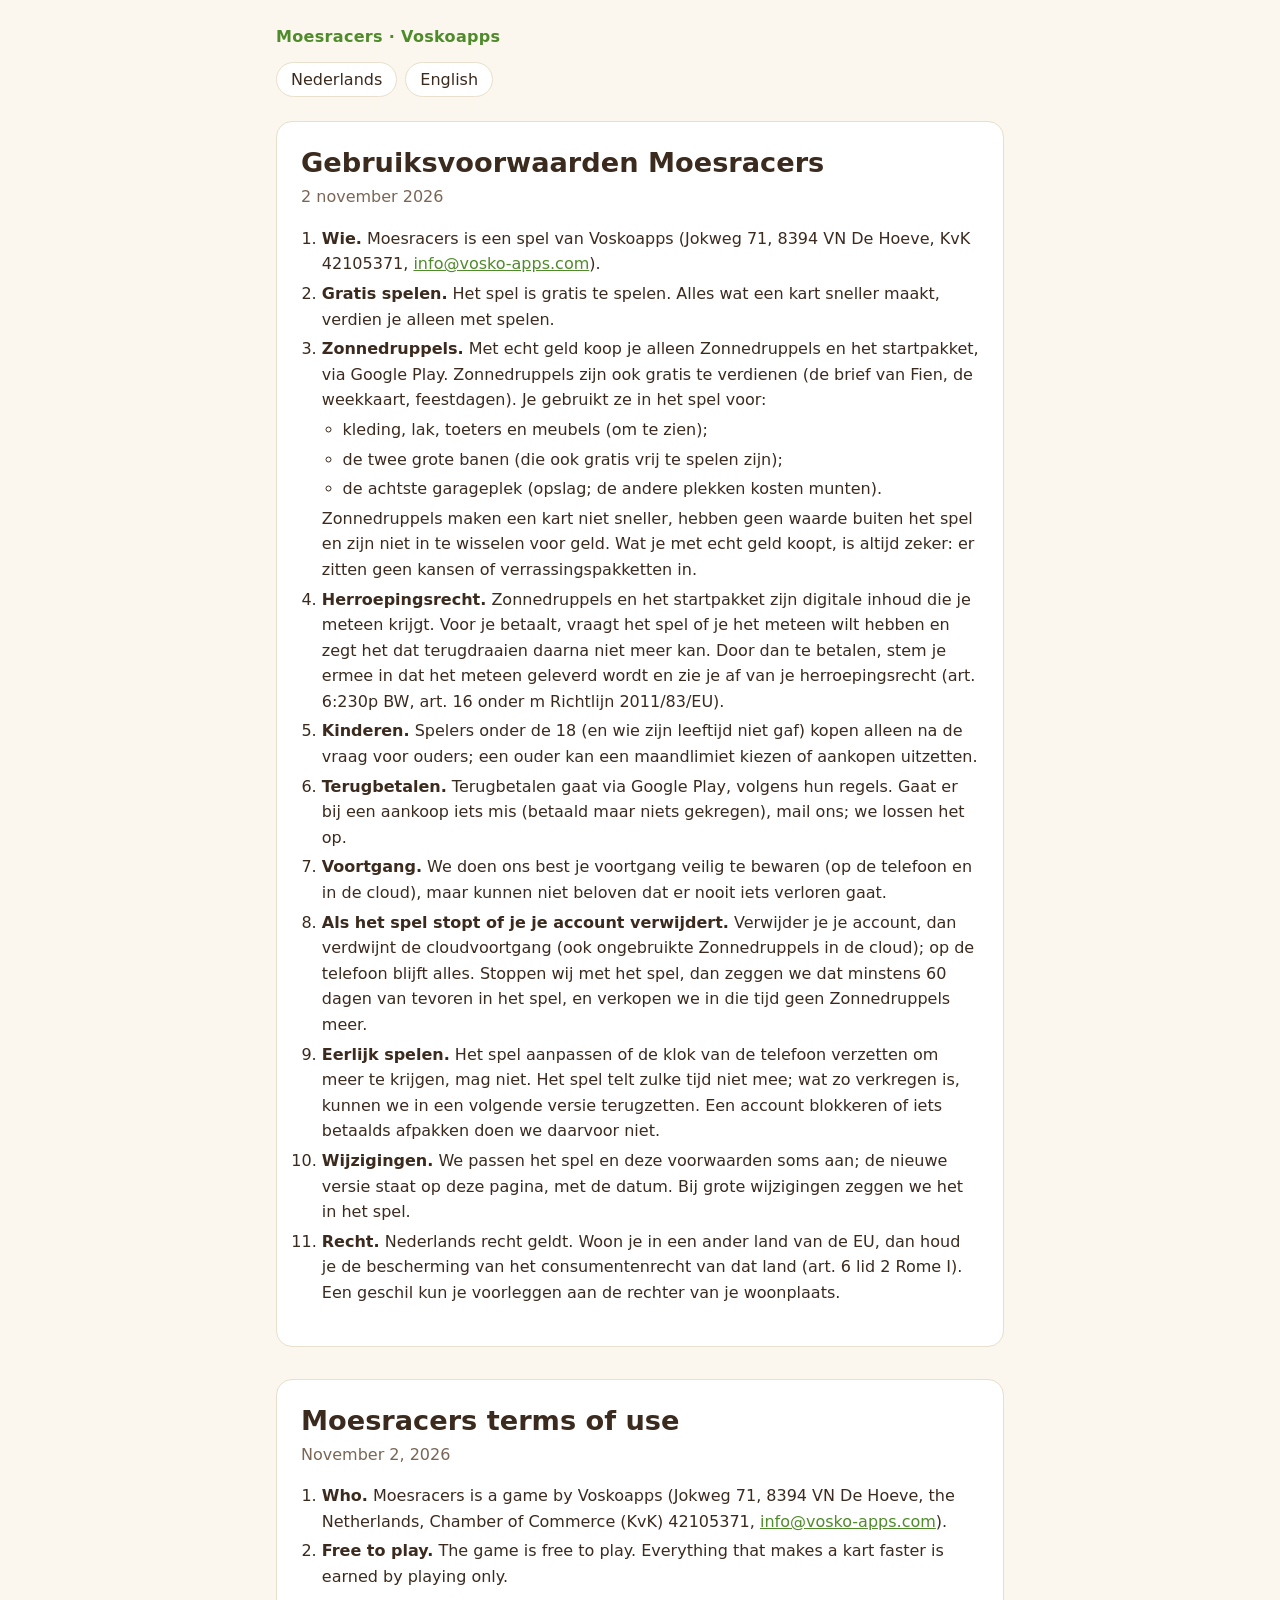
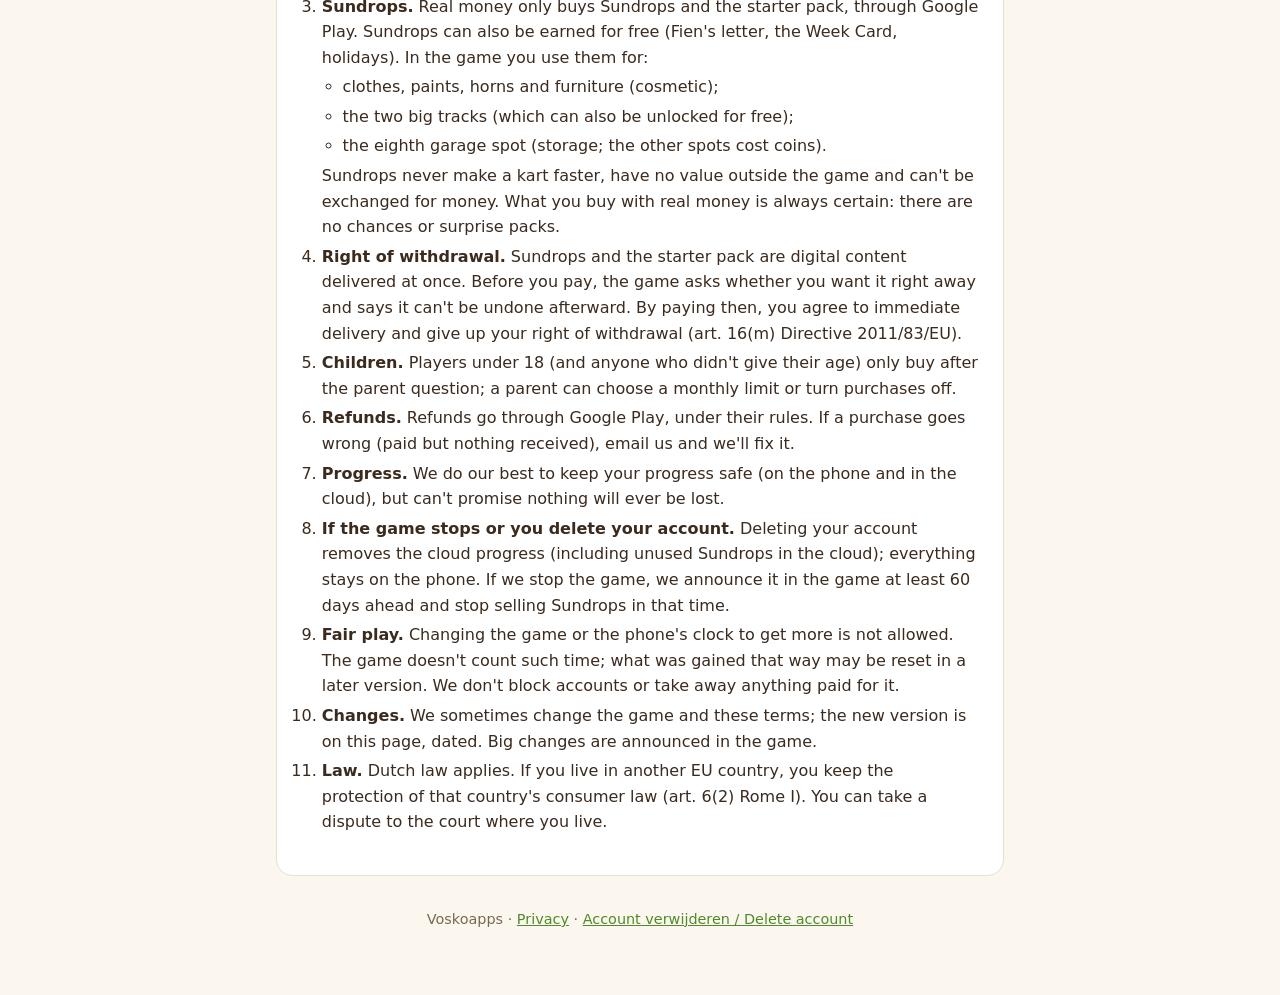
<file: moesracers/terms/index.html>
<!doctype html>
<html lang="nl">
<head>
<meta charset="utf-8">
<meta name="viewport" content="width=device-width, initial-scale=1">
<title>Moesracers – Voorwaarden / Terms</title>
<link rel="stylesheet" href="/moesracers/style.css">
</head>
<body>
<main>
<header>
  <div class="brand">Moesracers · Voskoapps</div>
  <nav class="lang"><a href="#nl">Nederlands</a><a href="#en">English</a></nav>
</header>

<section class="doc" id="nl" lang="nl">
<h1>Gebruiksvoorwaarden Moesracers</h1>
<p class="date">2 november 2026</p>
<ol>
  <li><strong>Wie.</strong> Moesracers is een spel van Voskoapps (Jokweg 71, 8394 VN De Hoeve, KvK 42105371,
    <a href="mailto:info@vosko-apps.com">info@vosko-apps.com</a>).</li>
  <li><strong>Gratis spelen.</strong> Het spel is gratis te spelen. Alles wat een kart sneller maakt, verdien je alleen
    met spelen.</li>
  <li><strong>Zonnedruppels.</strong> Met echt geld koop je alleen Zonnedruppels en het startpakket, via Google Play.
    Zonnedruppels zijn ook gratis te verdienen (de brief van Fien, de weekkaart, feestdagen). Je gebruikt ze in het
    spel voor:
    <ul>
      <li>kleding, lak, toeters en meubels (om te zien);</li>
      <li>de twee grote banen (die ook gratis vrij te spelen zijn);</li>
      <li>de achtste garageplek (opslag; de andere plekken kosten munten).</li>
    </ul>
    Zonnedruppels maken een kart niet sneller, hebben geen waarde buiten het spel en zijn niet in te wisselen voor
    geld. Wat je met echt geld koopt, is altijd zeker: er zitten geen kansen of verrassingspakketten in.</li>
  <li><strong>Herroepingsrecht.</strong> Zonnedruppels en het startpakket zijn digitale inhoud die je meteen krijgt.
    Voor je betaalt, vraagt het spel of je het meteen wilt hebben en zegt het dat terugdraaien daarna niet meer kan.
    Door dan te betalen, stem je ermee in dat het meteen geleverd wordt en zie je af van je herroepingsrecht (art.
    6:230p BW, art. 16 onder m Richtlijn 2011/83/EU).</li>
  <li><strong>Kinderen.</strong> Spelers onder de 18 (en wie zijn leeftijd niet gaf) kopen alleen na de vraag voor
    ouders; een ouder kan een maandlimiet kiezen of aankopen uitzetten.</li>
  <li><strong>Terugbetalen.</strong> Terugbetalen gaat via Google Play, volgens hun regels. Gaat er bij een aankoop iets
    mis (betaald maar niets gekregen), mail ons; we lossen het op.</li>
  <li><strong>Voortgang.</strong> We doen ons best je voortgang veilig te bewaren (op de telefoon en in de cloud), maar
    kunnen niet beloven dat er nooit iets verloren gaat.</li>
  <li><strong>Als het spel stopt of je je account verwijdert.</strong> Verwijder je je account, dan verdwijnt de
    cloudvoortgang (ook ongebruikte Zonnedruppels in de cloud); op de telefoon blijft alles. Stoppen wij met het spel,
    dan zeggen we dat minstens 60 dagen van tevoren in het spel, en verkopen we in die tijd geen Zonnedruppels
    meer.</li>
  <li><strong>Eerlijk spelen.</strong> Het spel aanpassen of de klok van de telefoon verzetten om meer te krijgen, mag
    niet. Het spel telt zulke tijd niet mee; wat zo verkregen is, kunnen we in een volgende versie terugzetten. Een
    account blokkeren of iets betaalds afpakken doen we daarvoor niet.</li>
  <li><strong>Wijzigingen.</strong> We passen het spel en deze voorwaarden soms aan; de nieuwe versie staat op deze
    pagina, met de datum. Bij grote wijzigingen zeggen we het in het spel.</li>
  <li><strong>Recht.</strong> Nederlands recht geldt. Woon je in een ander land van de EU, dan houd je de bescherming
    van het consumentenrecht van dat land (art. 6 lid 2 Rome I). Een geschil kun je voorleggen aan de rechter van je
    woonplaats.</li>
</ol>
</section>

<section class="doc" id="en" lang="en">
<h1>Moesracers terms of use</h1>
<p class="date">November 2, 2026</p>
<ol>
  <li><strong>Who.</strong> Moesracers is a game by Voskoapps (Jokweg 71, 8394 VN De Hoeve, the Netherlands, Chamber of
    Commerce (KvK) 42105371, <a href="mailto:info@vosko-apps.com">info@vosko-apps.com</a>).</li>
  <li><strong>Free to play.</strong> The game is free to play. Everything that makes a kart faster is earned by playing
    only.</li>
  <li><strong>Sundrops.</strong> Real money only buys Sundrops and the starter pack, through Google Play. Sundrops can
    also be earned for free (Fien's letter, the Week Card, holidays). In the game you use them for:
    <ul>
      <li>clothes, paints, horns and furniture (cosmetic);</li>
      <li>the two big tracks (which can also be unlocked for free);</li>
      <li>the eighth garage spot (storage; the other spots cost coins).</li>
    </ul>
    Sundrops never make a kart faster, have no value outside the game and can't be exchanged for money. What you buy
    with real money is always certain: there are no chances or surprise packs.</li>
  <li><strong>Right of withdrawal.</strong> Sundrops and the starter pack are digital content delivered at once. Before
    you pay, the game asks whether you want it right away and says it can't be undone afterward. By paying then, you
    agree to immediate delivery and give up your right of withdrawal (art. 16(m) Directive 2011/83/EU).</li>
  <li><strong>Children.</strong> Players under 18 (and anyone who didn't give their age) only buy after the parent
    question; a parent can choose a monthly limit or turn purchases off.</li>
  <li><strong>Refunds.</strong> Refunds go through Google Play, under their rules. If a purchase goes wrong (paid but
    nothing received), email us and we'll fix it.</li>
  <li><strong>Progress.</strong> We do our best to keep your progress safe (on the phone and in the cloud), but can't
    promise nothing will ever be lost.</li>
  <li><strong>If the game stops or you delete your account.</strong> Deleting your account removes the cloud progress
    (including unused Sundrops in the cloud); everything stays on the phone. If we stop the game, we announce it in the
    game at least 60 days ahead and stop selling Sundrops in that time.</li>
  <li><strong>Fair play.</strong> Changing the game or the phone's clock to get more is not allowed. The game doesn't
    count such time; what was gained that way may be reset in a later version. We don't block accounts or take away
    anything paid for it.</li>
  <li><strong>Changes.</strong> We sometimes change the game and these terms; the new version is on this page, dated.
    Big changes are announced in the game.</li>
  <li><strong>Law.</strong> Dutch law applies. If you live in another EU country, you keep the protection of that
    country's consumer law (art. 6(2) Rome I). You can take a dispute to the court where you live.</li>
</ol>
</section>

<footer>Voskoapps · <a href="/moesracers/privacy">Privacy</a> · <a href="/moesracers/delete">Account verwijderen / Delete account</a></footer>
</main>
</body>
</html>
</file>
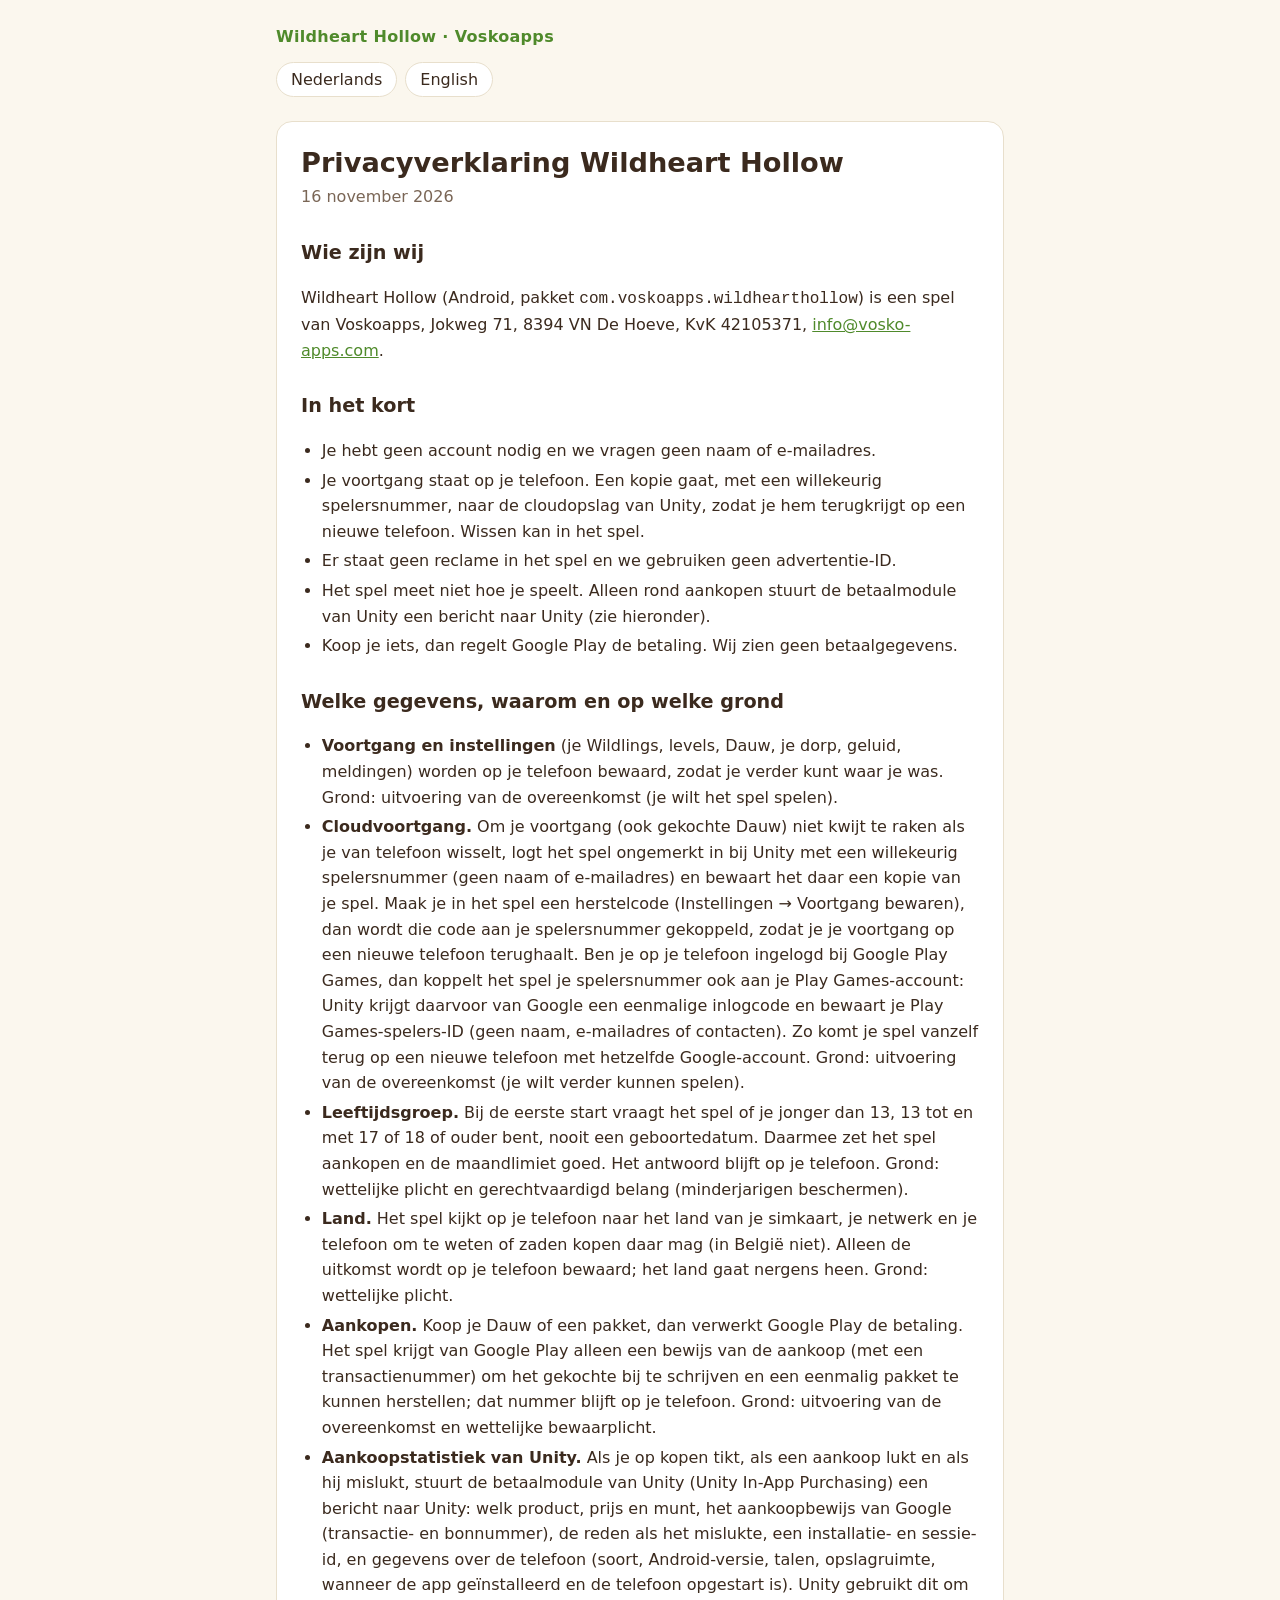
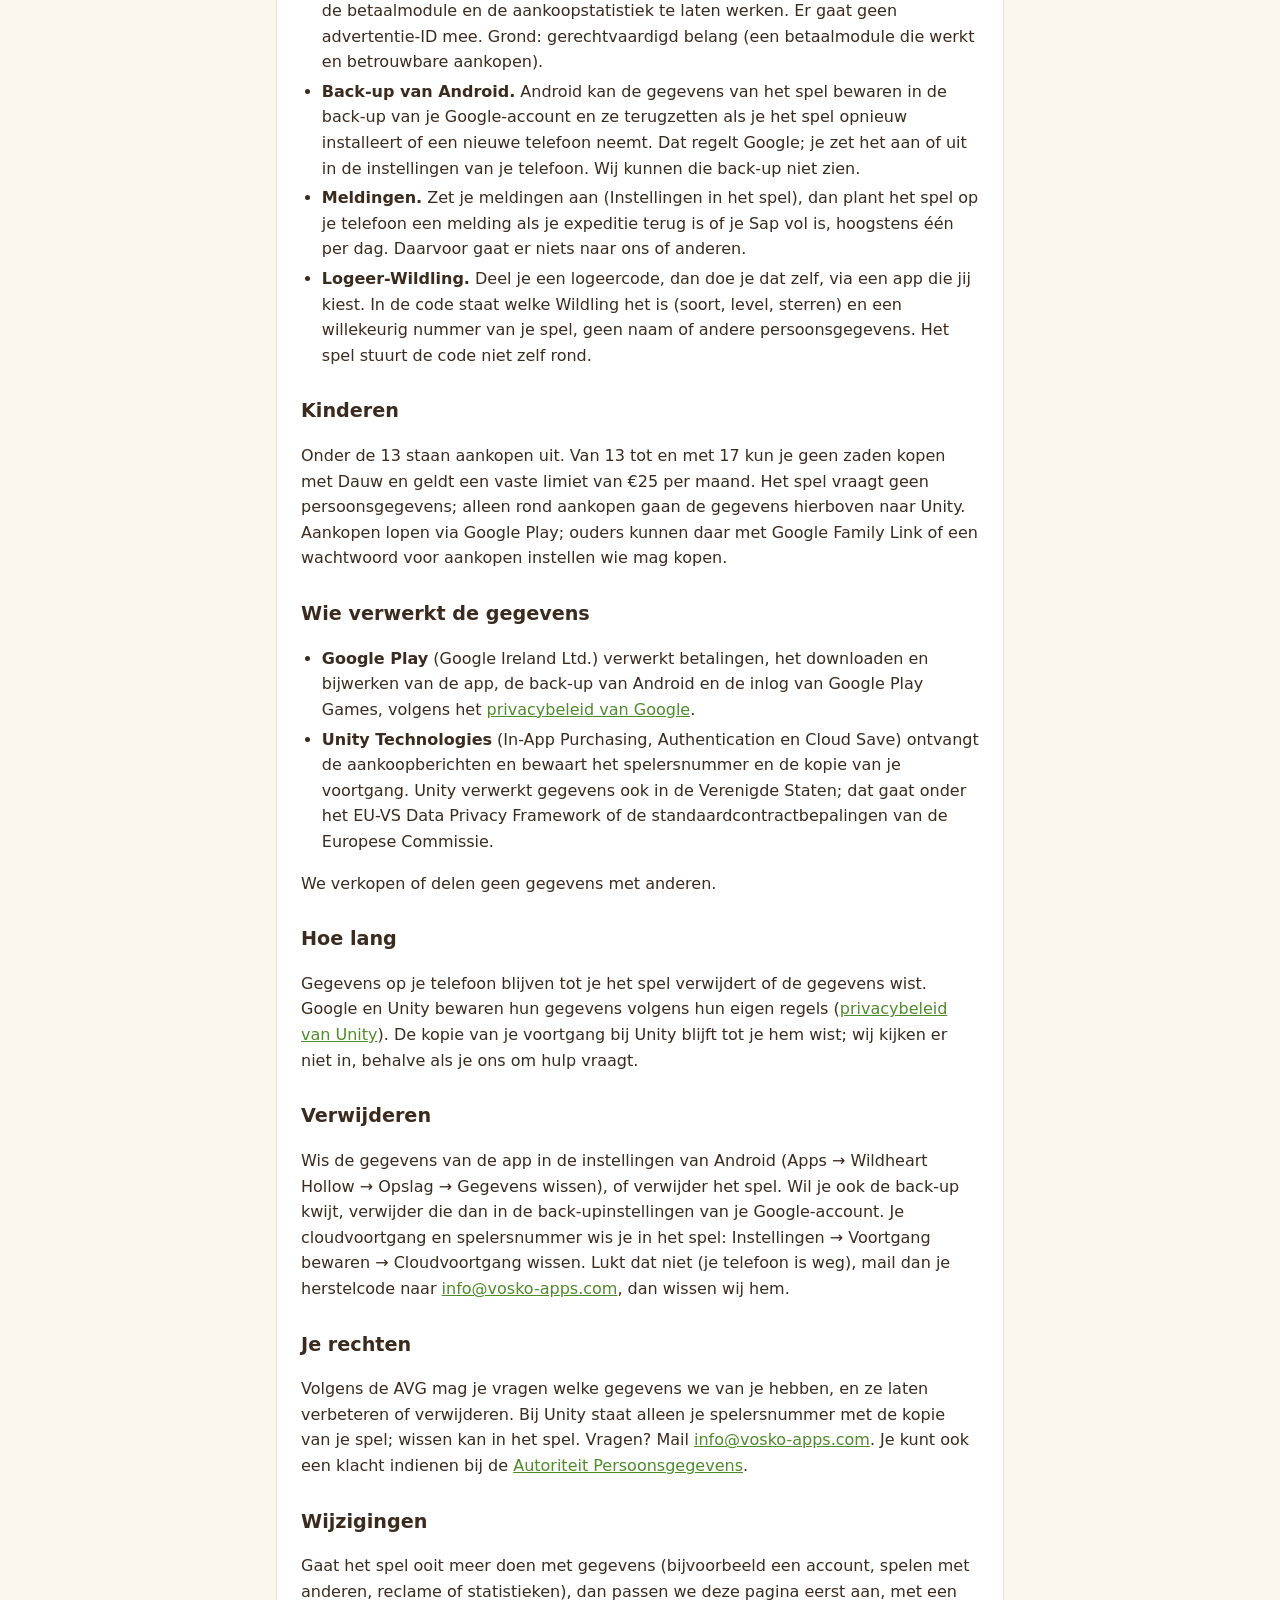
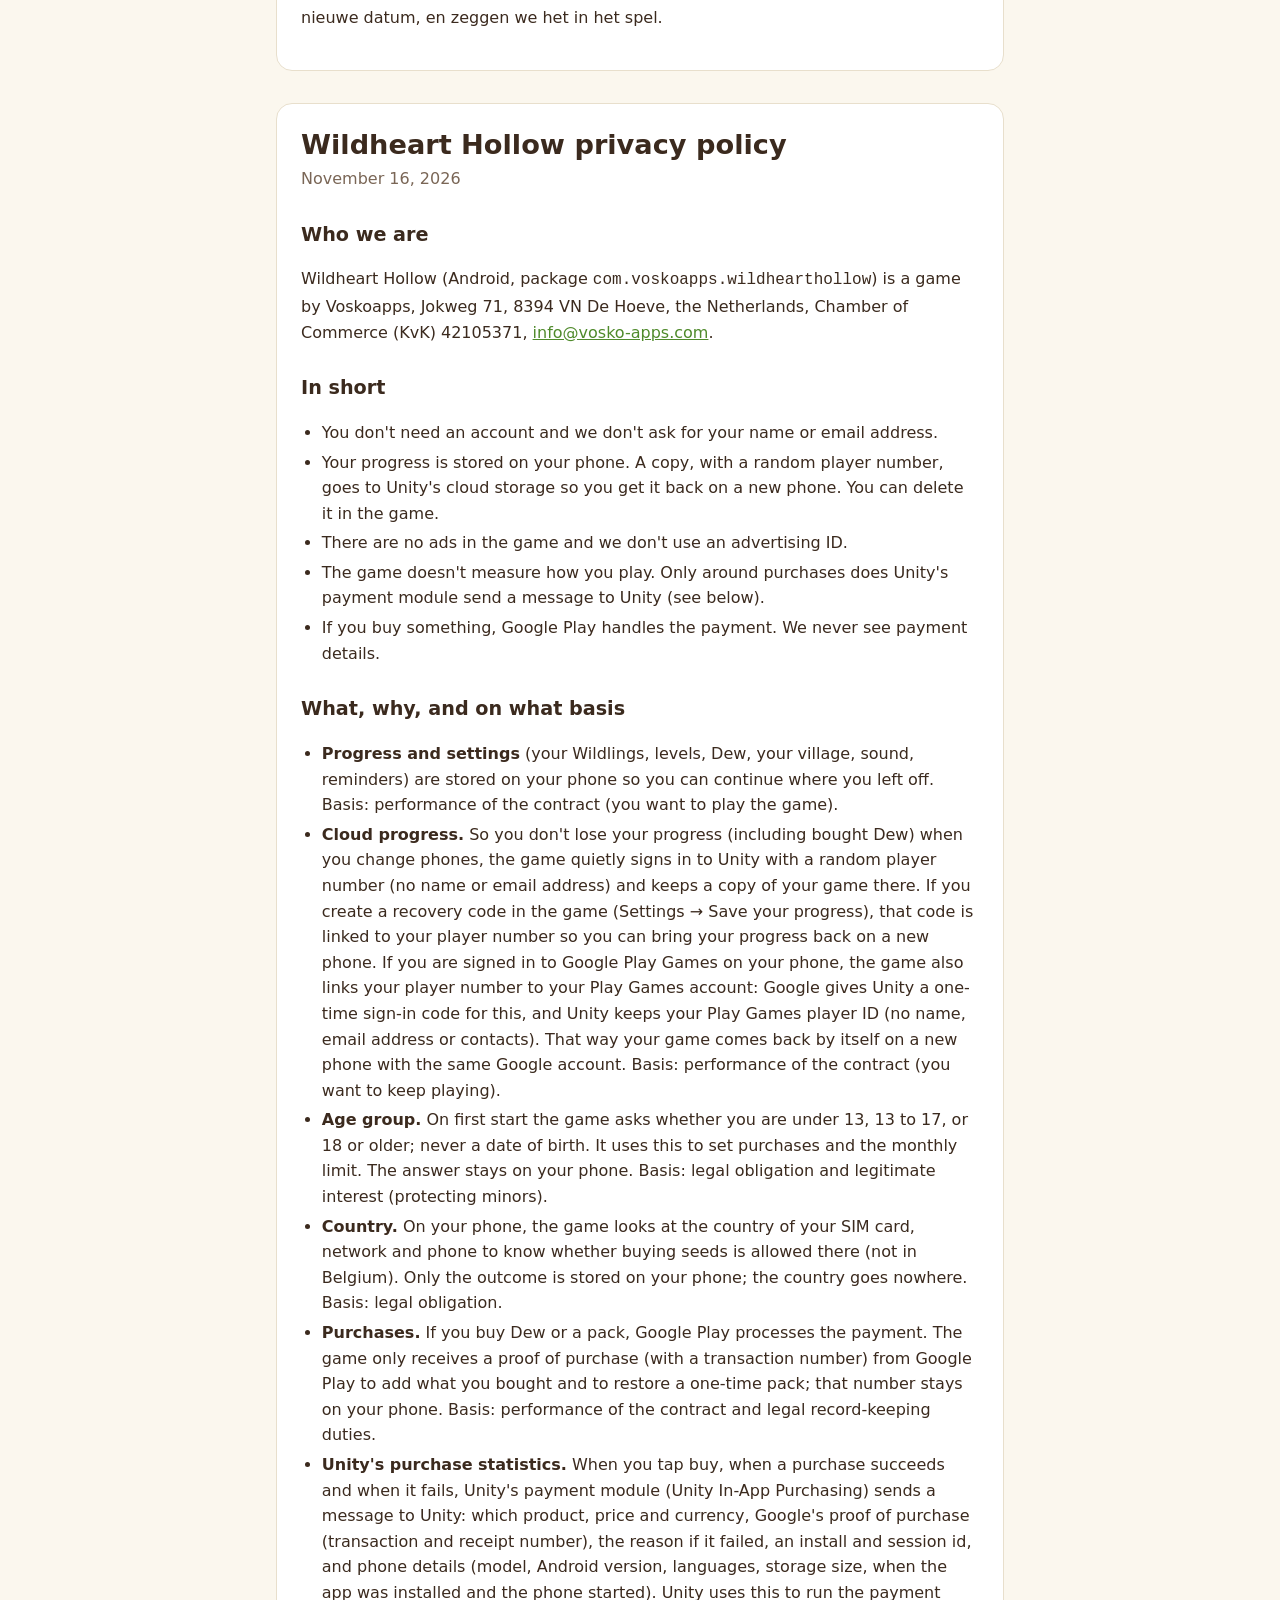
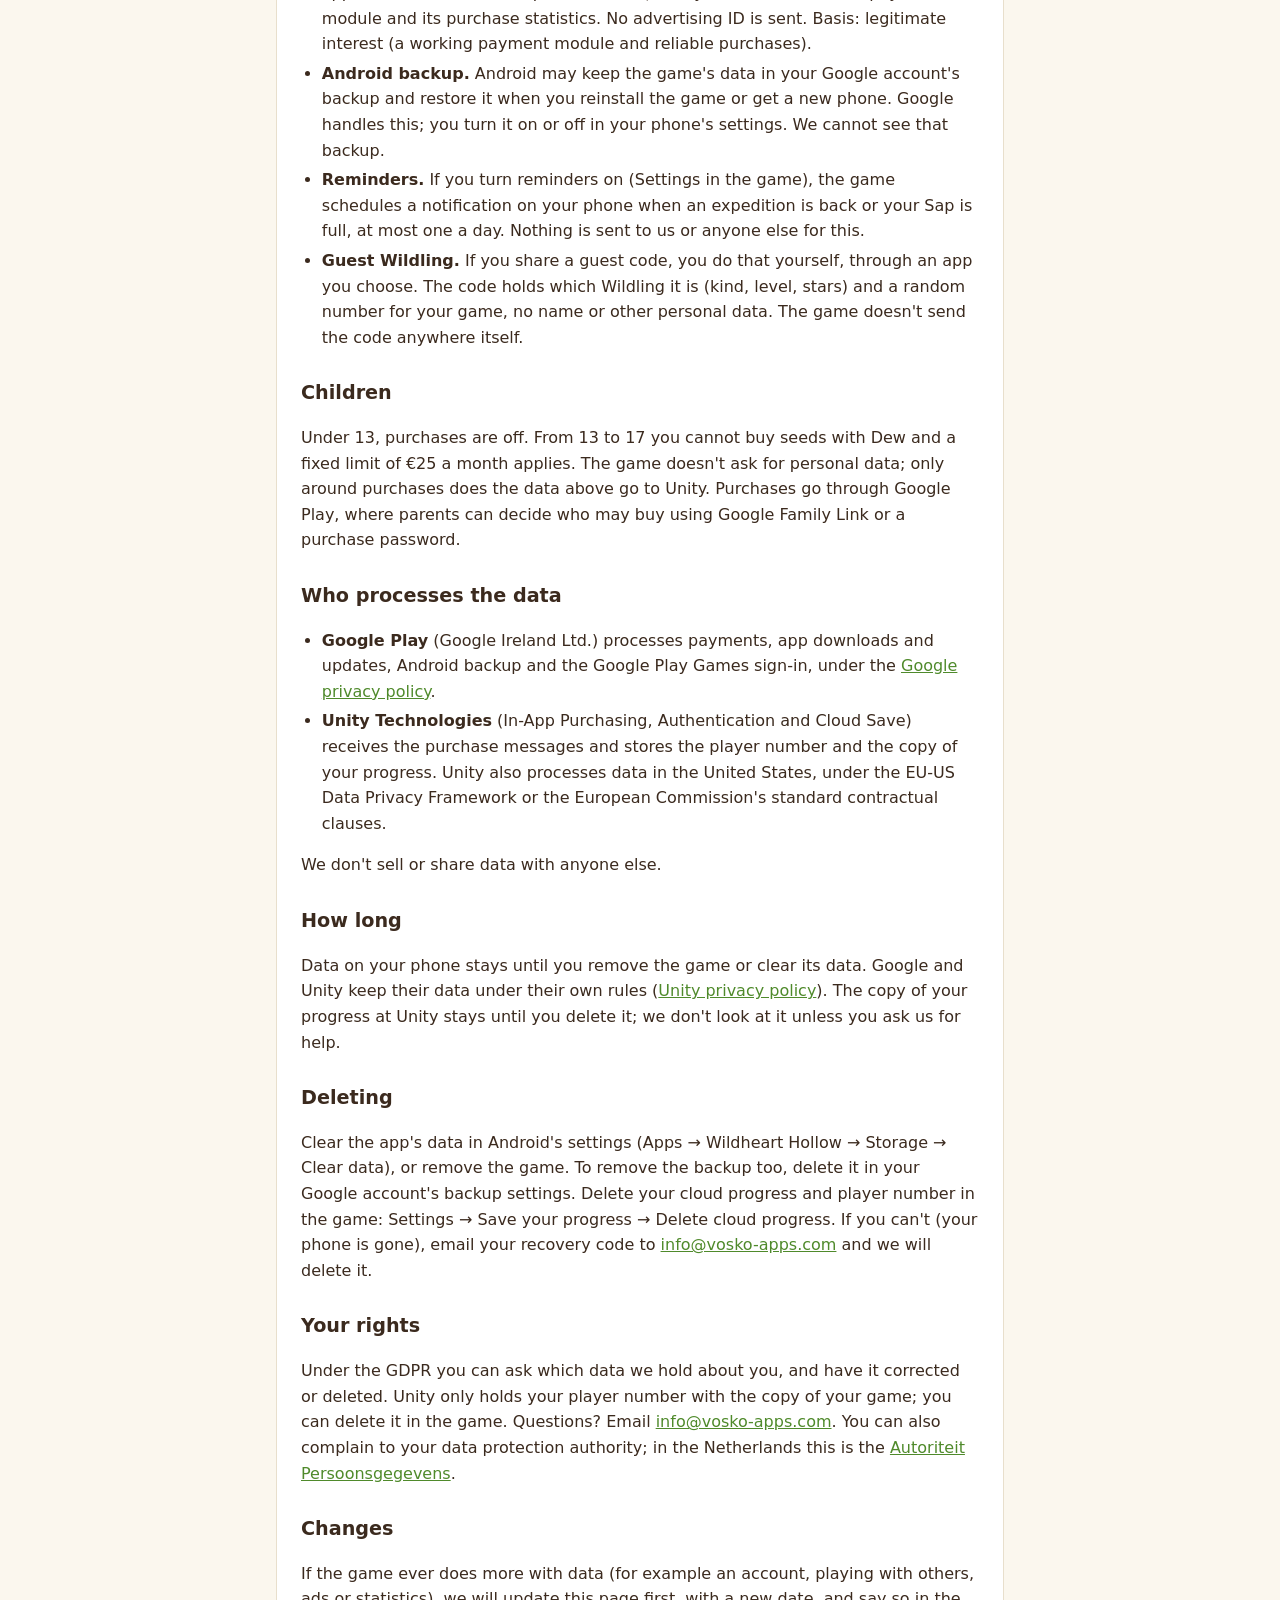
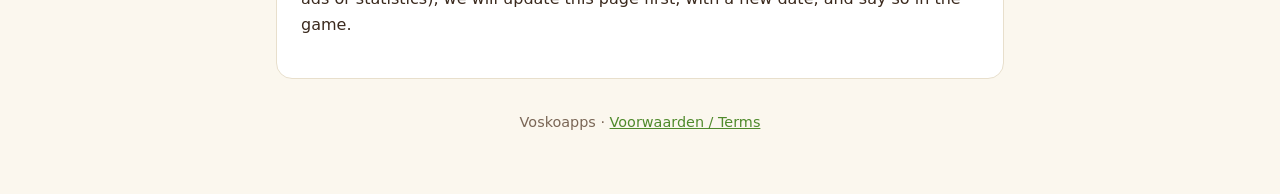
<file: wildheart/privacy/index.html>
<!doctype html>
<html lang="nl">
<head>
<meta charset="utf-8">
<meta name="viewport" content="width=device-width, initial-scale=1">
<title>Wildheart Hollow – Privacy</title>
<link rel="stylesheet" href="/wildheart/style.css">
</head>
<body>
<main>
<header>
  <div class="brand">Wildheart Hollow · Voskoapps</div>
  <nav class="lang"><a href="#nl">Nederlands</a><a href="#en">English</a></nav>
</header>

<section class="doc" id="nl" lang="nl">
<h1>Privacyverklaring Wildheart Hollow</h1>
<p class="date">16 november 2026</p>

<h2>Wie zijn wij</h2>
<p>Wildheart Hollow (Android, pakket <code>com.voskoapps.wildhearthollow</code>) is een spel van Voskoapps, Jokweg 71,
8394 VN De Hoeve, KvK 42105371, <a href="mailto:info@vosko-apps.com">info@vosko-apps.com</a>.</p>

<h2>In het kort</h2>
<ul>
  <li>Je hebt geen account nodig en we vragen geen naam of e-mailadres.</li>
  <li>Je voortgang staat op je telefoon. Een kopie gaat, met een willekeurig spelersnummer, naar de cloudopslag van Unity,
    zodat je hem terugkrijgt op een nieuwe telefoon. Wissen kan in het spel.</li>
  <li>Er staat geen reclame in het spel en we gebruiken geen advertentie-ID.</li>
  <li>Het spel meet niet hoe je speelt. Alleen rond aankopen stuurt de betaalmodule van Unity een bericht naar Unity (zie hieronder).</li>
  <li>Koop je iets, dan regelt Google Play de betaling. Wij zien geen betaalgegevens.</li>
</ul>

<h2>Welke gegevens, waarom en op welke grond</h2>
<ul>
  <li><strong>Voortgang en instellingen</strong> (je Wildlings, levels, Dauw, je dorp, geluid, meldingen) worden op je
    telefoon bewaard, zodat je verder kunt waar je was. Grond: uitvoering van de overeenkomst (je wilt het spel spelen).</li>
  <li><strong>Cloudvoortgang.</strong> Om je voortgang (ook gekochte Dauw) niet kwijt te raken als je van telefoon
    wisselt, logt het spel ongemerkt in bij Unity met een willekeurig spelersnummer (geen naam of e-mailadres) en bewaart
    het daar een kopie van je spel. Maak je in het spel een herstelcode (Instellingen → Voortgang bewaren), dan wordt die
    code aan je spelersnummer gekoppeld, zodat je je voortgang op een nieuwe telefoon terughaalt. Ben je op je telefoon
    ingelogd bij Google Play Games, dan koppelt het spel je spelersnummer ook aan je Play Games-account: Unity krijgt
    daarvoor van Google een eenmalige inlogcode en bewaart je Play Games-spelers-ID (geen naam, e-mailadres of
    contacten). Zo komt je spel vanzelf terug op een nieuwe telefoon met hetzelfde Google-account. Grond: uitvoering van de
    overeenkomst (je wilt verder kunnen spelen).</li>
  <li><strong>Leeftijdsgroep.</strong> Bij de eerste start vraagt het spel of je jonger dan 13, 13 tot en met 17 of 18 of
    ouder bent, nooit een geboortedatum. Daarmee zet het spel aankopen en de maandlimiet goed. Het antwoord blijft op je
    telefoon. Grond: wettelijke plicht en gerechtvaardigd belang (minderjarigen beschermen).</li>
  <li><strong>Land.</strong> Het spel kijkt op je telefoon naar het land van je simkaart, je netwerk en je telefoon om te
    weten of zaden kopen daar mag (in België niet). Alleen de uitkomst wordt op je telefoon bewaard; het land gaat
    nergens heen. Grond: wettelijke plicht.</li>
  <li><strong>Aankopen.</strong> Koop je Dauw of een pakket, dan verwerkt Google Play de betaling. Het spel krijgt van
    Google Play alleen een bewijs van de aankoop (met een transactienummer) om het gekochte bij te schrijven en een
    eenmalig pakket te kunnen herstellen; dat nummer blijft op je telefoon. Grond: uitvoering van de overeenkomst en
    wettelijke bewaarplicht.</li>
  <li><strong>Aankoopstatistiek van Unity.</strong> Als je op kopen tikt, als een aankoop lukt en als hij mislukt, stuurt
    de betaalmodule van Unity (Unity In-App Purchasing) een bericht naar Unity: welk product, prijs en munt, het
    aankoopbewijs van Google (transactie- en bonnummer), de reden als het mislukte, een installatie- en sessie-id, en
    gegevens over de telefoon (soort, Android-versie, talen, opslagruimte, wanneer de app geïnstalleerd en de telefoon
    opgestart is). Unity gebruikt dit om de betaalmodule en de aankoopstatistiek te laten werken. Er gaat geen
    advertentie-ID mee. Grond: gerechtvaardigd belang (een betaalmodule die werkt en betrouwbare aankopen).</li>
  <li><strong>Back-up van Android.</strong> Android kan de gegevens van het spel bewaren in de back-up van je
    Google-account en ze terugzetten als je het spel opnieuw installeert of een nieuwe telefoon neemt. Dat regelt Google;
    je zet het aan of uit in de instellingen van je telefoon. Wij kunnen die back-up niet zien.</li>
  <li><strong>Meldingen.</strong> Zet je meldingen aan (Instellingen in het spel), dan plant het spel op je telefoon een
    melding als je expeditie terug is of je Sap vol is, hoogstens één per dag. Daarvoor gaat er niets naar ons of anderen.</li>
  <li><strong>Logeer-Wildling.</strong> Deel je een logeercode, dan doe je dat zelf, via een app die jij kiest. In de code
    staat welke Wildling het is (soort, level, sterren) en een willekeurig nummer van je spel, geen naam of andere
    persoonsgegevens. Het spel stuurt de code niet zelf rond.</li>
</ul>

<h2>Kinderen</h2>
<p>Onder de 13 staan aankopen uit. Van 13 tot en met 17 kun je geen zaden kopen met Dauw en geldt een vaste limiet van
€25 per maand. Het spel vraagt geen persoonsgegevens; alleen rond aankopen gaan de gegevens hierboven naar Unity.
Aankopen lopen via Google Play; ouders kunnen daar met Google Family Link of een wachtwoord voor aankopen instellen wie
mag kopen.</p>

<h2>Wie verwerkt de gegevens</h2>
<ul>
  <li><strong>Google Play</strong> (Google Ireland Ltd.) verwerkt betalingen, het downloaden en bijwerken van de app,
    de back-up van Android en de inlog van Google Play Games, volgens het <a href="https://policies.google.com/privacy">privacybeleid van Google</a>.</li>
  <li><strong>Unity Technologies</strong> (In-App Purchasing, Authentication en Cloud Save) ontvangt de aankoopberichten en
    bewaart het spelersnummer en de kopie van je voortgang. Unity verwerkt gegevens ook in
    de Verenigde Staten; dat gaat onder het EU-VS Data Privacy Framework of de standaardcontractbepalingen van de
    Europese Commissie.</li>
</ul>
<p>We verkopen of delen geen gegevens met anderen.</p>

<h2>Hoe lang</h2>
<p>Gegevens op je telefoon blijven tot je het spel verwijdert of de gegevens wist. Google en Unity bewaren hun gegevens
volgens hun eigen regels (<a href="https://unity.com/legal/privacy-policy">privacybeleid van Unity</a>). De kopie van je
voortgang bij Unity blijft tot je hem wist; wij kijken er niet in, behalve als je ons om hulp vraagt.</p>

<h2>Verwijderen</h2>
<p>Wis de gegevens van de app in de instellingen van Android (Apps → Wildheart Hollow → Opslag → Gegevens wissen), of
verwijder het spel. Wil je ook de back-up kwijt, verwijder die dan in de back-upinstellingen van je Google-account.
Je cloudvoortgang en spelersnummer wis je in het spel: Instellingen → Voortgang bewaren → Cloudvoortgang wissen. Lukt dat niet (je
telefoon is weg), mail dan je herstelcode naar <a href="mailto:info@vosko-apps.com">info@vosko-apps.com</a>, dan wissen
wij hem.</p>

<h2>Je rechten</h2>
<p>Volgens de AVG mag je vragen welke gegevens we van je hebben, en ze laten verbeteren of verwijderen. Bij Unity staat
alleen je spelersnummer met de kopie van je spel; wissen kan in het spel. Vragen? Mail <a href="mailto:info@vosko-apps.com">info@vosko-apps.com</a>.
Je kunt ook een klacht indienen bij de <a href="https://autoriteitpersoonsgegevens.nl">Autoriteit Persoonsgegevens</a>.</p>

<h2>Wijzigingen</h2>
<p>Gaat het spel ooit meer doen met gegevens (bijvoorbeeld een account, spelen met anderen, reclame of statistieken),
dan passen we deze pagina eerst aan, met een nieuwe datum, en zeggen we het in het spel.</p>
</section>

<section class="doc" id="en" lang="en">
<h1>Wildheart Hollow privacy policy</h1>
<p class="date">November 16, 2026</p>

<h2>Who we are</h2>
<p>Wildheart Hollow (Android, package <code>com.voskoapps.wildhearthollow</code>) is a game by Voskoapps, Jokweg 71,
8394 VN De Hoeve, the Netherlands, Chamber of Commerce (KvK) 42105371,
<a href="mailto:info@vosko-apps.com">info@vosko-apps.com</a>.</p>

<h2>In short</h2>
<ul>
  <li>You don't need an account and we don't ask for your name or email address.</li>
  <li>Your progress is stored on your phone. A copy, with a random player number, goes to Unity's cloud storage so you
    get it back on a new phone. You can delete it in the game.</li>
  <li>There are no ads in the game and we don't use an advertising ID.</li>
  <li>The game doesn't measure how you play. Only around purchases does Unity's payment module send a message to Unity (see below).</li>
  <li>If you buy something, Google Play handles the payment. We never see payment details.</li>
</ul>

<h2>What, why, and on what basis</h2>
<ul>
  <li><strong>Progress and settings</strong> (your Wildlings, levels, Dew, your village, sound, reminders) are stored on
    your phone so you can continue where you left off. Basis: performance of the contract (you want to play the game).</li>
  <li><strong>Cloud progress.</strong> So you don't lose your progress (including bought Dew) when you change phones, the
    game quietly signs in to Unity with a random player number (no name or email address) and keeps a copy of your game
    there. If you create a recovery code in the game (Settings → Save your progress), that code is linked to your player
    number so you can bring your progress back on a new phone. If you are signed in to Google Play Games on your phone,
    the game also links your player number to your Play Games account: Google gives Unity a one-time sign-in code for
    this, and Unity keeps your Play Games player ID (no name, email address or contacts). That way your game comes back by
    itself on a new phone with the same Google account. Basis: performance of the contract (you want to keep playing).</li>
  <li><strong>Age group.</strong> On first start the game asks whether you are under 13, 13 to 17, or 18 or older; never a
    date of birth. It uses this to set purchases and the monthly limit. The answer stays on your phone. Basis: legal
    obligation and legitimate interest (protecting minors).</li>
  <li><strong>Country.</strong> On your phone, the game looks at the country of your SIM card, network and phone to know
    whether buying seeds is allowed there (not in Belgium). Only the outcome is stored on your phone; the country goes
    nowhere. Basis: legal obligation.</li>
  <li><strong>Purchases.</strong> If you buy Dew or a pack, Google Play processes the payment. The game only receives a proof
    of purchase (with a transaction number) from Google Play to add what you bought and to restore a one-time pack; that
    number stays on your phone. Basis: performance of the contract and legal record-keeping duties.</li>
  <li><strong>Unity's purchase statistics.</strong> When you tap buy, when a purchase succeeds and when it fails, Unity's
    payment module (Unity In-App Purchasing) sends a message to Unity: which product, price and currency, Google's proof
    of purchase (transaction and receipt number), the reason if it failed, an install and session id, and phone details
    (model, Android version, languages, storage size, when the app was installed and the phone started). Unity uses this
    to run the payment module and its purchase statistics. No advertising ID is sent. Basis: legitimate interest (a
    working payment module and reliable purchases).</li>
  <li><strong>Android backup.</strong> Android may keep the game's data in your Google account's backup and restore it when
    you reinstall the game or get a new phone. Google handles this; you turn it on or off in your phone's settings. We
    cannot see that backup.</li>
  <li><strong>Reminders.</strong> If you turn reminders on (Settings in the game), the game schedules a notification on your
    phone when an expedition is back or your Sap is full, at most one a day. Nothing is sent to us or anyone else for this.</li>
  <li><strong>Guest Wildling.</strong> If you share a guest code, you do that yourself, through an app you choose. The code
    holds which Wildling it is (kind, level, stars) and a random number for your game, no name or other personal data.
    The game doesn't send the code anywhere itself.</li>
</ul>

<h2>Children</h2>
<p>Under 13, purchases are off. From 13 to 17 you cannot buy seeds with Dew and a fixed limit of €25 a month applies. The
game doesn't ask for personal data; only around purchases does the data above go to Unity. Purchases go through Google
Play, where parents can decide who may buy using Google Family Link or a purchase password.</p>

<h2>Who processes the data</h2>
<ul>
  <li><strong>Google Play</strong> (Google Ireland Ltd.) processes payments, app downloads and updates, Android backup and
    the Google Play Games sign-in,
    under the <a href="https://policies.google.com/privacy">Google privacy policy</a>.</li>
  <li><strong>Unity Technologies</strong> (In-App Purchasing, Authentication and Cloud Save) receives the purchase messages
    and stores the player number and the copy of your progress. Unity also processes data in
    the United States, under the EU-US Data Privacy Framework or the European Commission's standard contractual clauses.</li>
</ul>
<p>We don't sell or share data with anyone else.</p>

<h2>How long</h2>
<p>Data on your phone stays until you remove the game or clear its data. Google and Unity keep their data under their own
rules (<a href="https://unity.com/legal/privacy-policy">Unity privacy policy</a>). The copy of your progress at Unity stays
until you delete it; we don't look at it unless you ask us for help.</p>

<h2>Deleting</h2>
<p>Clear the app's data in Android's settings (Apps → Wildheart Hollow → Storage → Clear data), or remove the game. To
remove the backup too, delete it in your Google account's backup settings. Delete your cloud progress and player number in the game: Settings → Save your progress → Delete cloud progress. If you can't (your
phone is gone), email your recovery code to <a href="mailto:info@vosko-apps.com">info@vosko-apps.com</a> and we will delete it.</p>

<h2>Your rights</h2>
<p>Under the GDPR you can ask which data we hold about you, and have it corrected or deleted. Unity only holds
your player number with the copy of your game; you can delete it in the game. Questions? Email <a href="mailto:info@vosko-apps.com">info@vosko-apps.com</a>.
You can also complain to your data protection authority; in the Netherlands this is the
<a href="https://autoriteitpersoonsgegevens.nl">Autoriteit Persoonsgegevens</a>.</p>

<h2>Changes</h2>
<p>If the game ever does more with data (for example an account, playing with others, ads or statistics), we will update
this page first, with a new date, and say so in the game.</p>
</section>

<footer>Voskoapps · <a href="/wildheart/terms">Voorwaarden / Terms</a></footer>
</main>
</body>
</html>
</file>
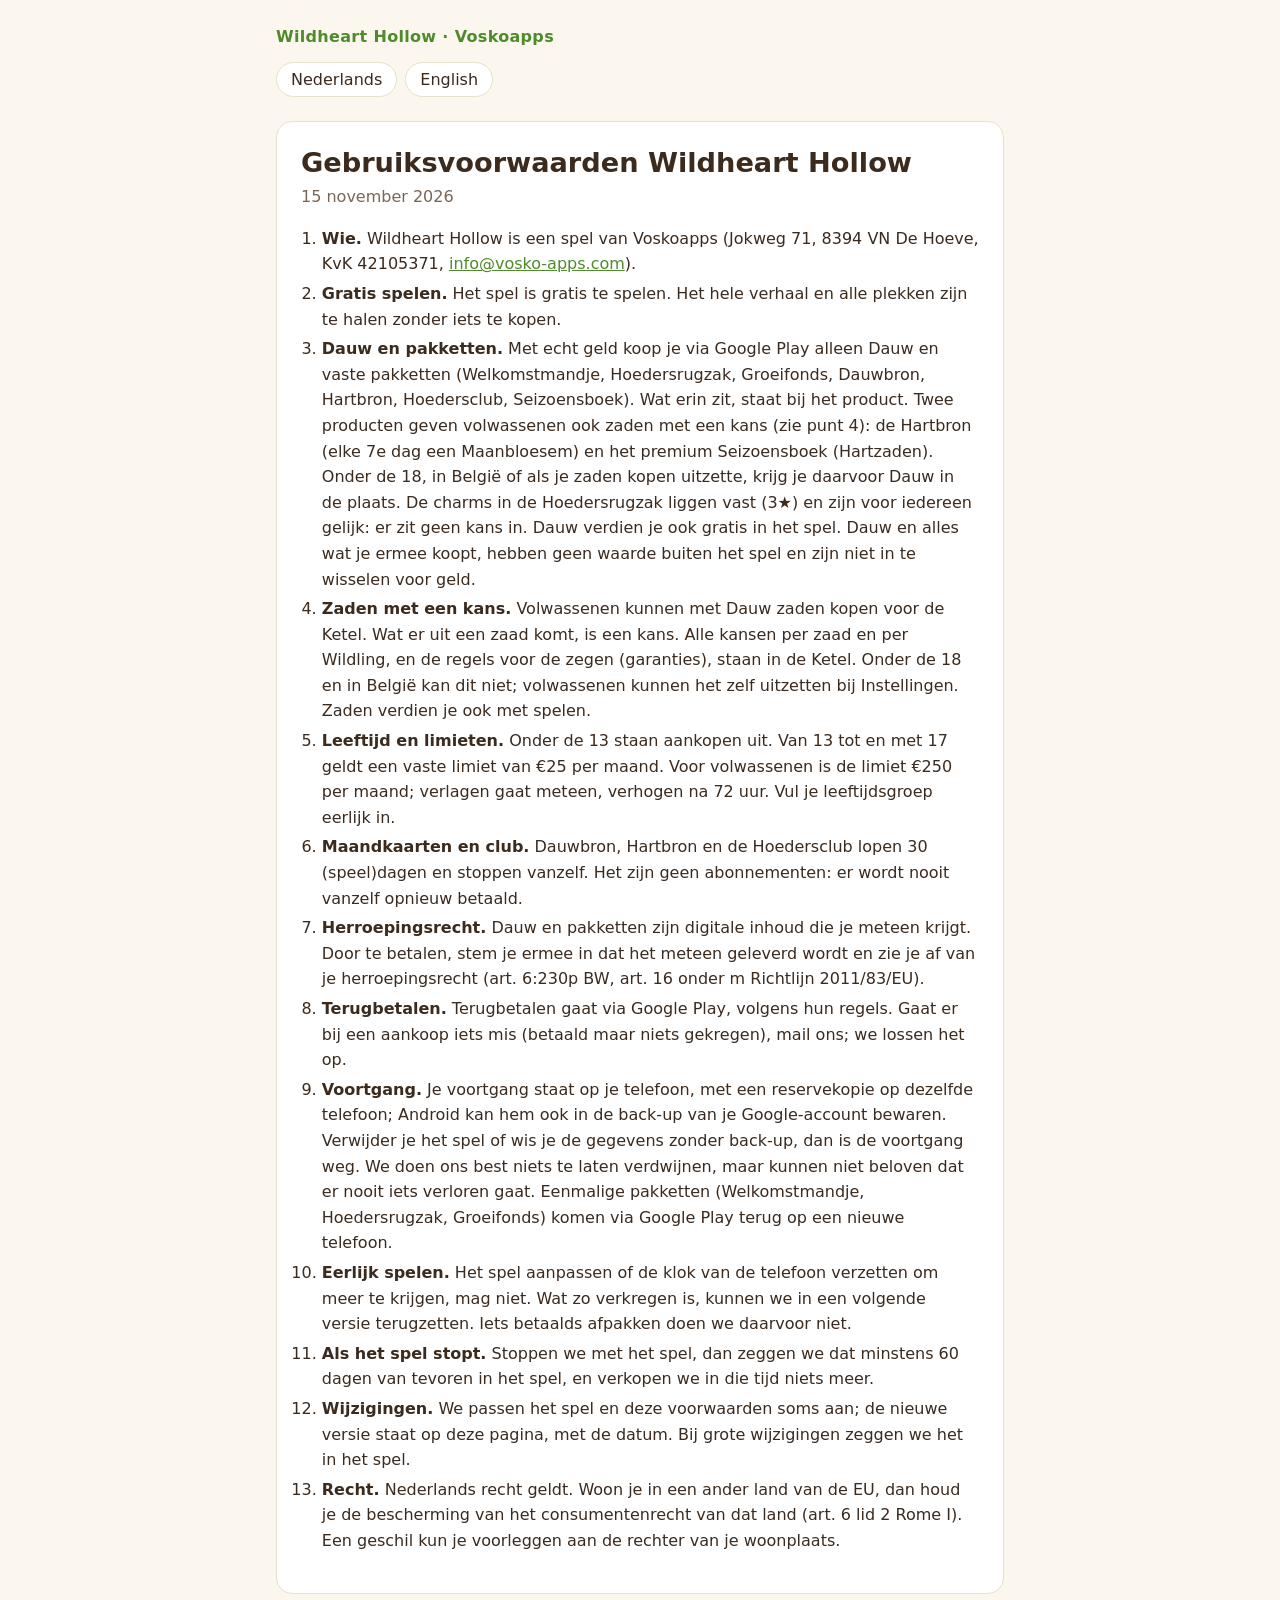
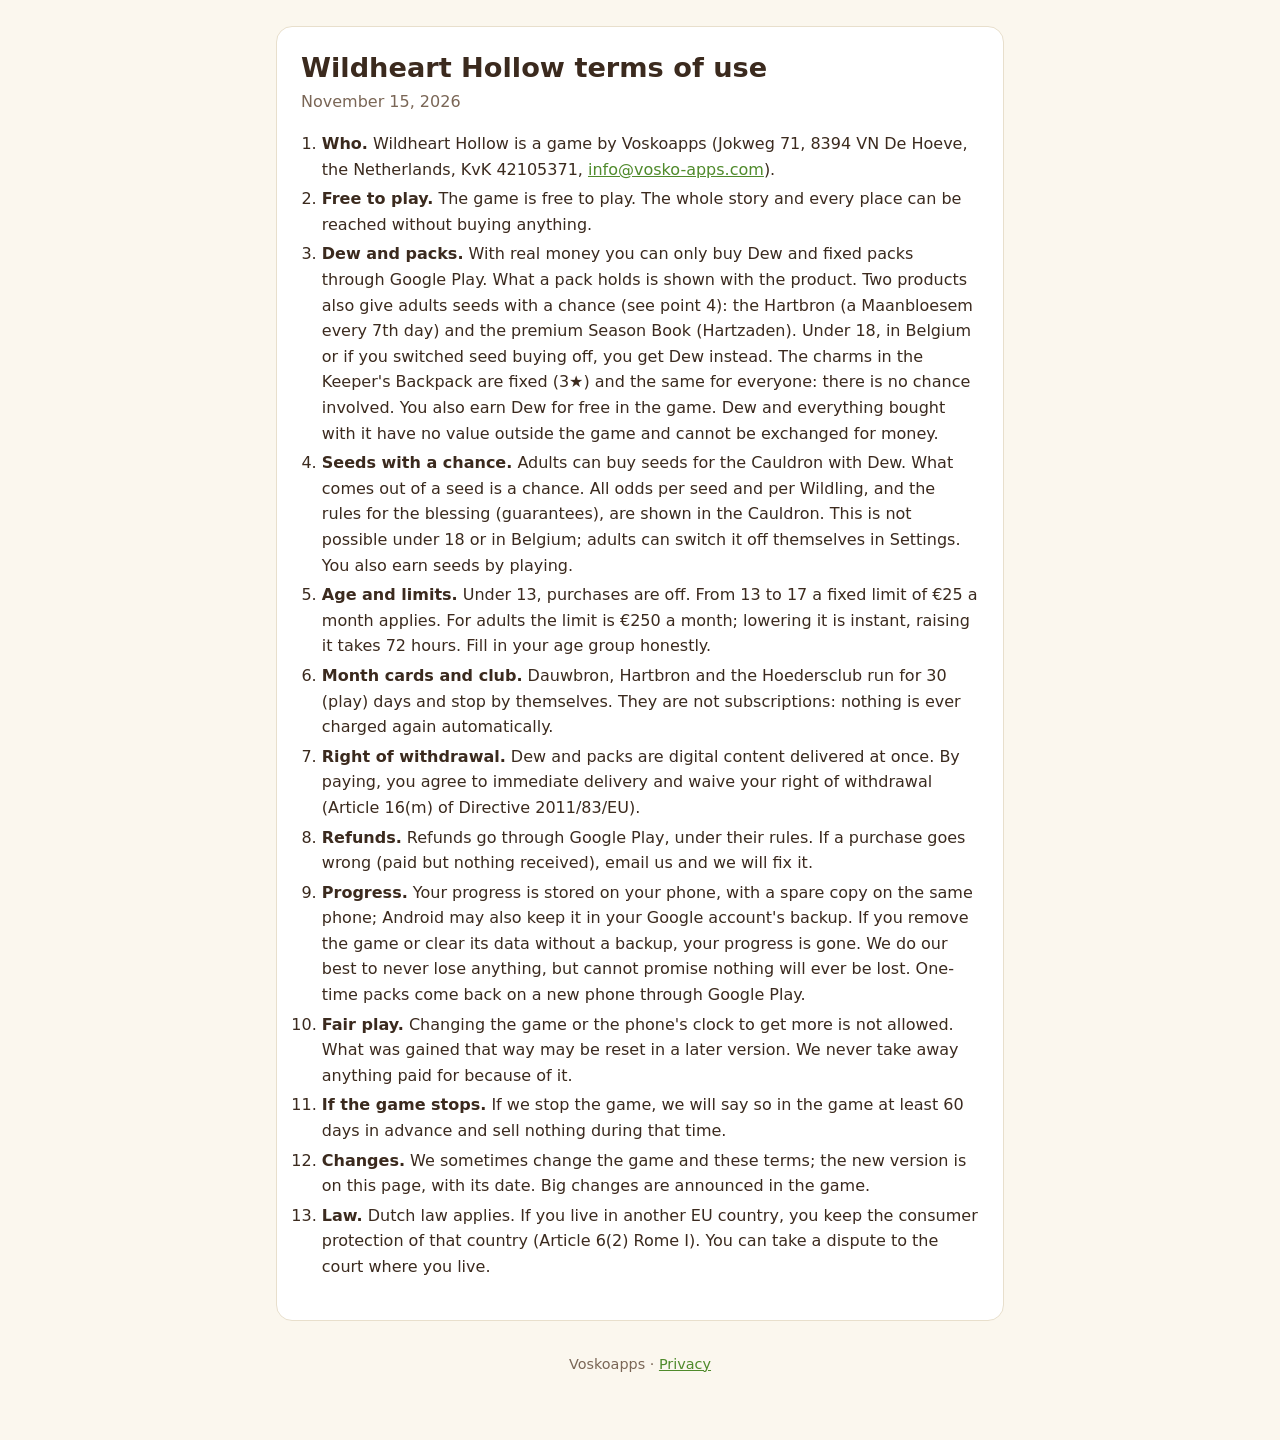
<file: wildheart/terms/index.html>
<!doctype html>
<html lang="nl">
<head>
<meta charset="utf-8">
<meta name="viewport" content="width=device-width, initial-scale=1">
<title>Wildheart Hollow – Voorwaarden</title>
<link rel="stylesheet" href="/wildheart/style.css">
</head>
<body>
<main>
<header>
  <div class="brand">Wildheart Hollow · Voskoapps</div>
  <nav class="lang"><a href="#nl">Nederlands</a><a href="#en">English</a></nav>
</header>

<section class="doc" id="nl" lang="nl">
<h1>Gebruiksvoorwaarden Wildheart Hollow</h1>
<p class="date">15 november 2026</p>
<ol>
  <li><strong>Wie.</strong> Wildheart Hollow is een spel van Voskoapps (Jokweg 71, 8394 VN De Hoeve, KvK 42105371,
    <a href="mailto:info@vosko-apps.com">info@vosko-apps.com</a>).</li>
  <li><strong>Gratis spelen.</strong> Het spel is gratis te spelen. Het hele verhaal en alle plekken zijn te halen
    zonder iets te kopen.</li>
  <li><strong>Dauw en pakketten.</strong> Met echt geld koop je via Google Play alleen Dauw en vaste pakketten
    (Welkomstmandje, Hoedersrugzak, Groeifonds, Dauwbron, Hartbron, Hoedersclub, Seizoensboek). Wat erin zit, staat bij
    het product. Twee producten geven volwassenen ook zaden met een kans (zie punt 4): de Hartbron (elke 7e dag een
    Maanbloesem) en het premium Seizoensboek (Hartzaden). Onder de 18, in België of als je zaden kopen uitzette, krijg
    je daarvoor Dauw in de plaats. De charms in de Hoedersrugzak liggen vast (3★) en zijn voor iedereen gelijk: er zit geen kans in. Dauw verdien je
    ook gratis in het spel. Dauw en alles wat je ermee koopt,
    hebben geen waarde buiten het spel en zijn niet in te wisselen voor geld.</li>
  <li><strong>Zaden met een kans.</strong> Volwassenen kunnen met Dauw zaden kopen voor de Ketel. Wat er uit een zaad
    komt, is een kans. Alle kansen per zaad en per Wildling, en de regels voor de zegen (garanties), staan in de Ketel.
    Onder de 18 en in België kan dit niet; volwassenen kunnen het zelf uitzetten bij Instellingen. Zaden verdien je ook
    met spelen.</li>
  <li><strong>Leeftijd en limieten.</strong> Onder de 13 staan aankopen uit. Van 13 tot en met 17 geldt een vaste limiet
    van €25 per maand. Voor volwassenen is de limiet €250 per maand; verlagen gaat meteen, verhogen na 72 uur.
    Vul je leeftijdsgroep eerlijk in.</li>
  <li><strong>Maandkaarten en club.</strong> Dauwbron, Hartbron en de Hoedersclub lopen 30 (speel)dagen en stoppen
    vanzelf. Het zijn geen abonnementen: er wordt nooit vanzelf opnieuw betaald.</li>
  <li><strong>Herroepingsrecht.</strong> Dauw en pakketten zijn digitale inhoud die je meteen krijgt. Door te betalen,
    stem je ermee in dat het meteen geleverd wordt en zie je af van je herroepingsrecht (art. 6:230p BW, art. 16 onder m
    Richtlijn 2011/83/EU).</li>
  <li><strong>Terugbetalen.</strong> Terugbetalen gaat via Google Play, volgens hun regels. Gaat er bij een aankoop iets
    mis (betaald maar niets gekregen), mail ons; we lossen het op.</li>
  <li><strong>Voortgang.</strong> Je voortgang staat op je telefoon, met een reservekopie op dezelfde telefoon; Android kan
    hem ook in de back-up van je Google-account bewaren. Verwijder je het spel of wis je de gegevens zonder back-up, dan
    is de voortgang weg. We doen ons best niets te laten verdwijnen, maar kunnen niet beloven dat er nooit iets verloren
    gaat. Eenmalige pakketten (Welkomstmandje, Hoedersrugzak, Groeifonds) komen via Google Play terug op een nieuwe
    telefoon.</li>
  <li><strong>Eerlijk spelen.</strong> Het spel aanpassen of de klok van de telefoon verzetten om meer te krijgen, mag
    niet. Wat zo verkregen is, kunnen we in een volgende versie terugzetten. Iets betaalds afpakken doen we daarvoor
    niet.</li>
  <li><strong>Als het spel stopt.</strong> Stoppen we met het spel, dan zeggen we dat minstens 60 dagen van tevoren in
    het spel, en verkopen we in die tijd niets meer.</li>
  <li><strong>Wijzigingen.</strong> We passen het spel en deze voorwaarden soms aan; de nieuwe versie staat op deze
    pagina, met de datum. Bij grote wijzigingen zeggen we het in het spel.</li>
  <li><strong>Recht.</strong> Nederlands recht geldt. Woon je in een ander land van de EU, dan houd je de bescherming
    van het consumentenrecht van dat land (art. 6 lid 2 Rome I). Een geschil kun je voorleggen aan de rechter van je
    woonplaats.</li>
</ol>
</section>

<section class="doc" id="en" lang="en">
<h1>Wildheart Hollow terms of use</h1>
<p class="date">November 15, 2026</p>
<ol>
  <li><strong>Who.</strong> Wildheart Hollow is a game by Voskoapps (Jokweg 71, 8394 VN De Hoeve, the Netherlands,
    KvK 42105371, <a href="mailto:info@vosko-apps.com">info@vosko-apps.com</a>).</li>
  <li><strong>Free to play.</strong> The game is free to play. The whole story and every place can be reached without
    buying anything.</li>
  <li><strong>Dew and packs.</strong> With real money you can only buy Dew and fixed packs through Google Play. What a pack
    holds is shown with the product. Two products also give adults seeds with a chance (see point 4): the Hartbron (a
    Maanbloesem every 7th day) and the premium Season Book (Hartzaden). Under 18, in Belgium or if you switched seed
    buying off, you get Dew instead. The charms in the Keeper's Backpack are fixed (3★) and the same for everyone: there is no chance involved. You also earn Dew for free
    in the game. Dew and
    everything bought with it have no value outside the game and cannot be exchanged for money.</li>
  <li><strong>Seeds with a chance.</strong> Adults can buy seeds for the Cauldron with Dew. What comes out of a seed is a
    chance. All odds per seed and per Wildling, and the rules for the blessing (guarantees), are shown in the Cauldron.
    This is not possible under 18 or in Belgium; adults can switch it off themselves in Settings. You also earn seeds by
    playing.</li>
  <li><strong>Age and limits.</strong> Under 13, purchases are off. From 13 to 17 a fixed limit of €25 a month applies.
    For adults the limit is €250 a month; lowering it is instant, raising it takes 72 hours. Fill in your age group
    honestly.</li>
  <li><strong>Month cards and club.</strong> Dauwbron, Hartbron and the Hoedersclub run for 30 (play) days and stop by
    themselves. They are not subscriptions: nothing is ever charged again automatically.</li>
  <li><strong>Right of withdrawal.</strong> Dew and packs are digital content delivered at once. By paying, you agree to
    immediate delivery and waive your right of withdrawal (Article 16(m) of Directive 2011/83/EU).</li>
  <li><strong>Refunds.</strong> Refunds go through Google Play, under their rules. If a purchase goes wrong (paid but
    nothing received), email us and we will fix it.</li>
  <li><strong>Progress.</strong> Your progress is stored on your phone, with a spare copy on the same phone; Android may
    also keep it in your Google account's backup. If you remove the game or clear its data without a backup, your
    progress is gone. We do our best to never lose anything, but cannot promise nothing will ever be lost. One-time packs
    come back on a new phone through Google Play.</li>
  <li><strong>Fair play.</strong> Changing the game or the phone's clock to get more is not allowed. What was gained that
    way may be reset in a later version. We never take away anything paid for because of it.</li>
  <li><strong>If the game stops.</strong> If we stop the game, we will say so in the game at least 60 days in advance and
    sell nothing during that time.</li>
  <li><strong>Changes.</strong> We sometimes change the game and these terms; the new version is on this page, with its
    date. Big changes are announced in the game.</li>
  <li><strong>Law.</strong> Dutch law applies. If you live in another EU country, you keep the consumer protection of that
    country (Article 6(2) Rome I). You can take a dispute to the court where you live.</li>
</ol>
</section>

<footer>Voskoapps · <a href="/wildheart/privacy">Privacy</a></footer>
</main>
</body>
</html>
</file>
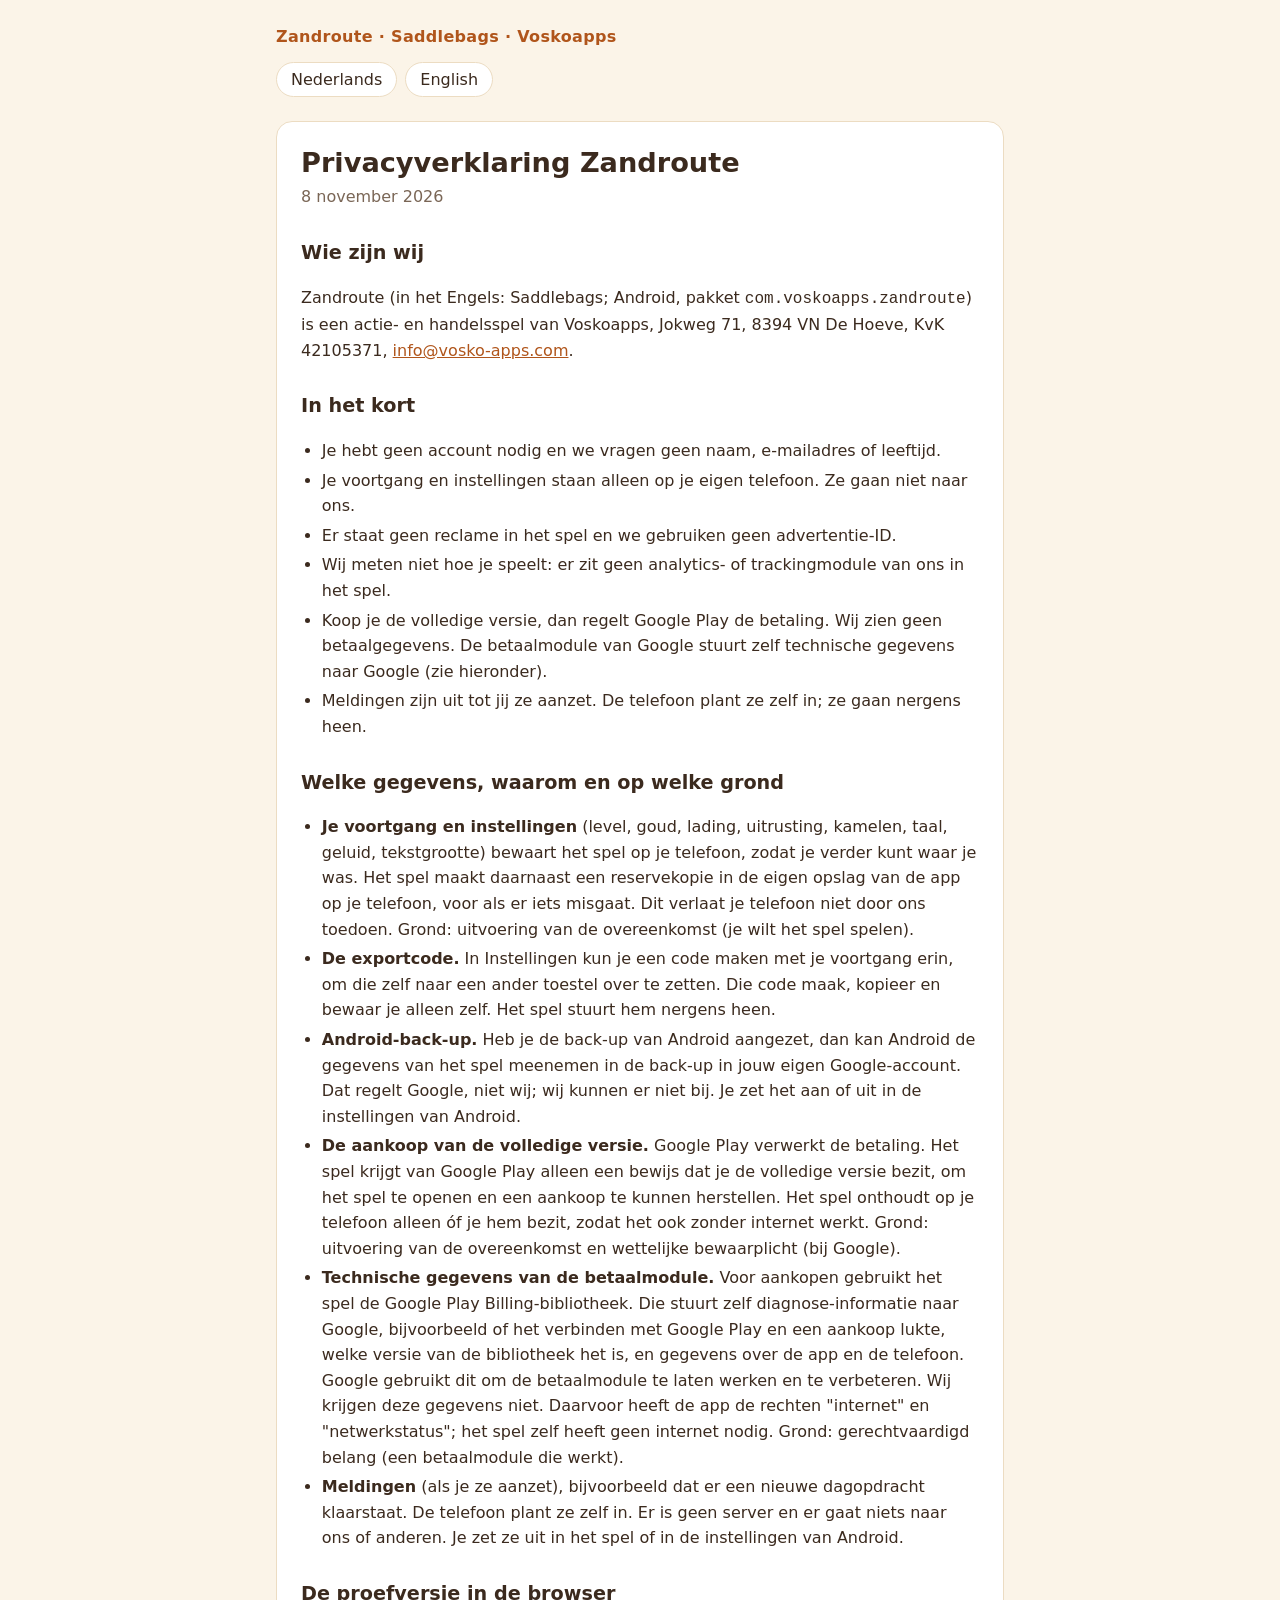
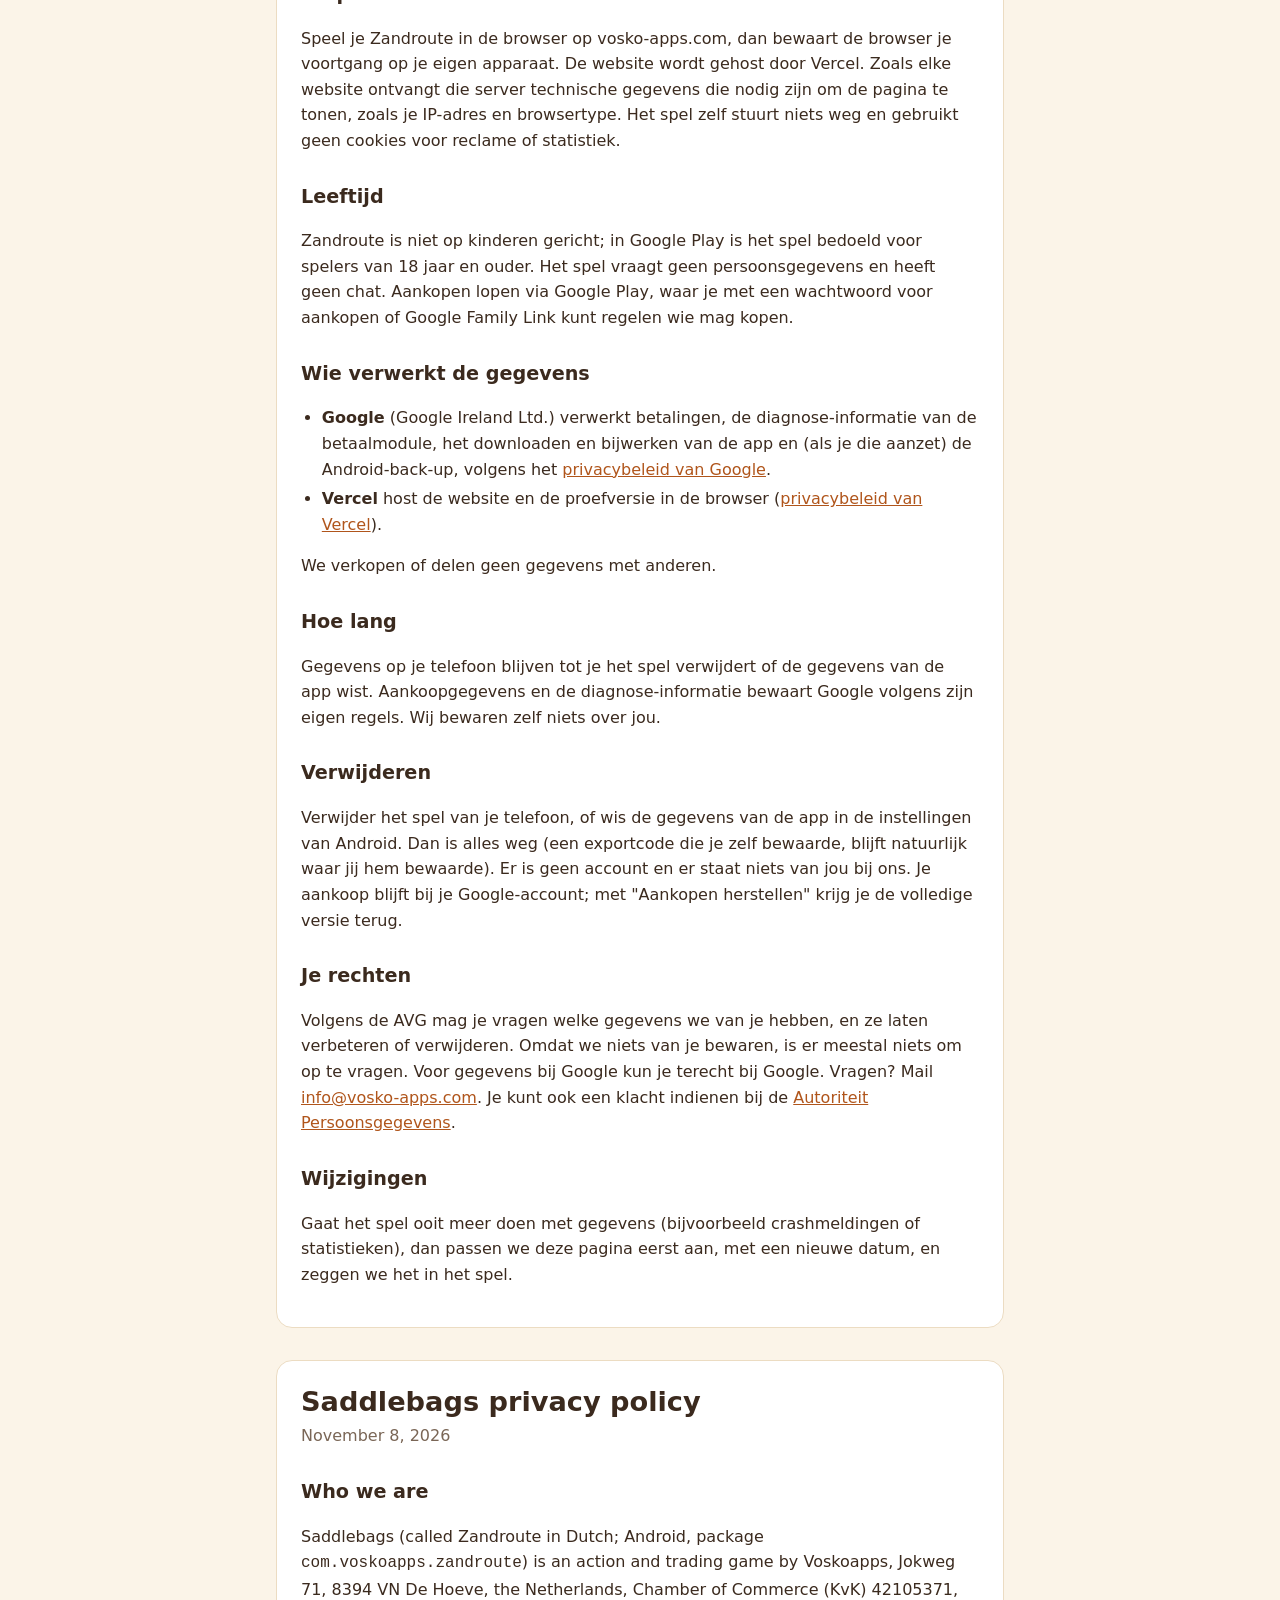
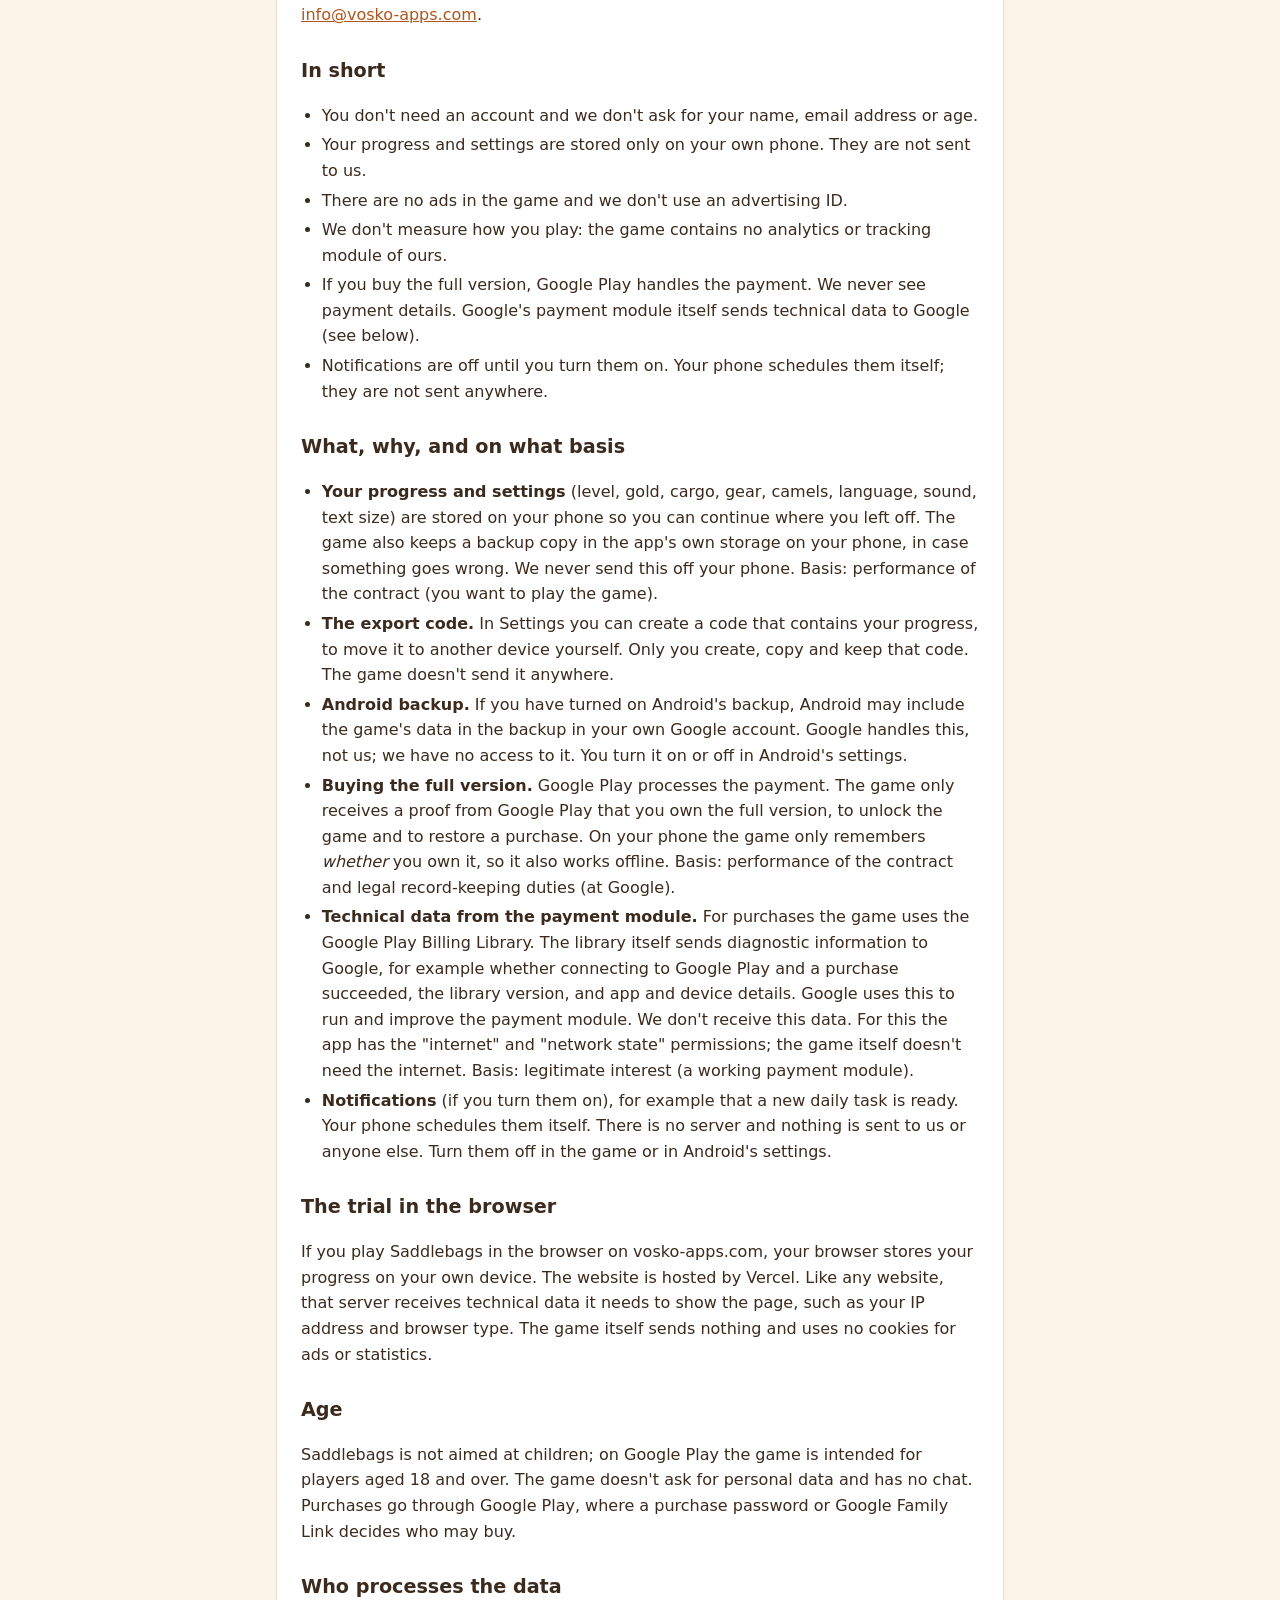
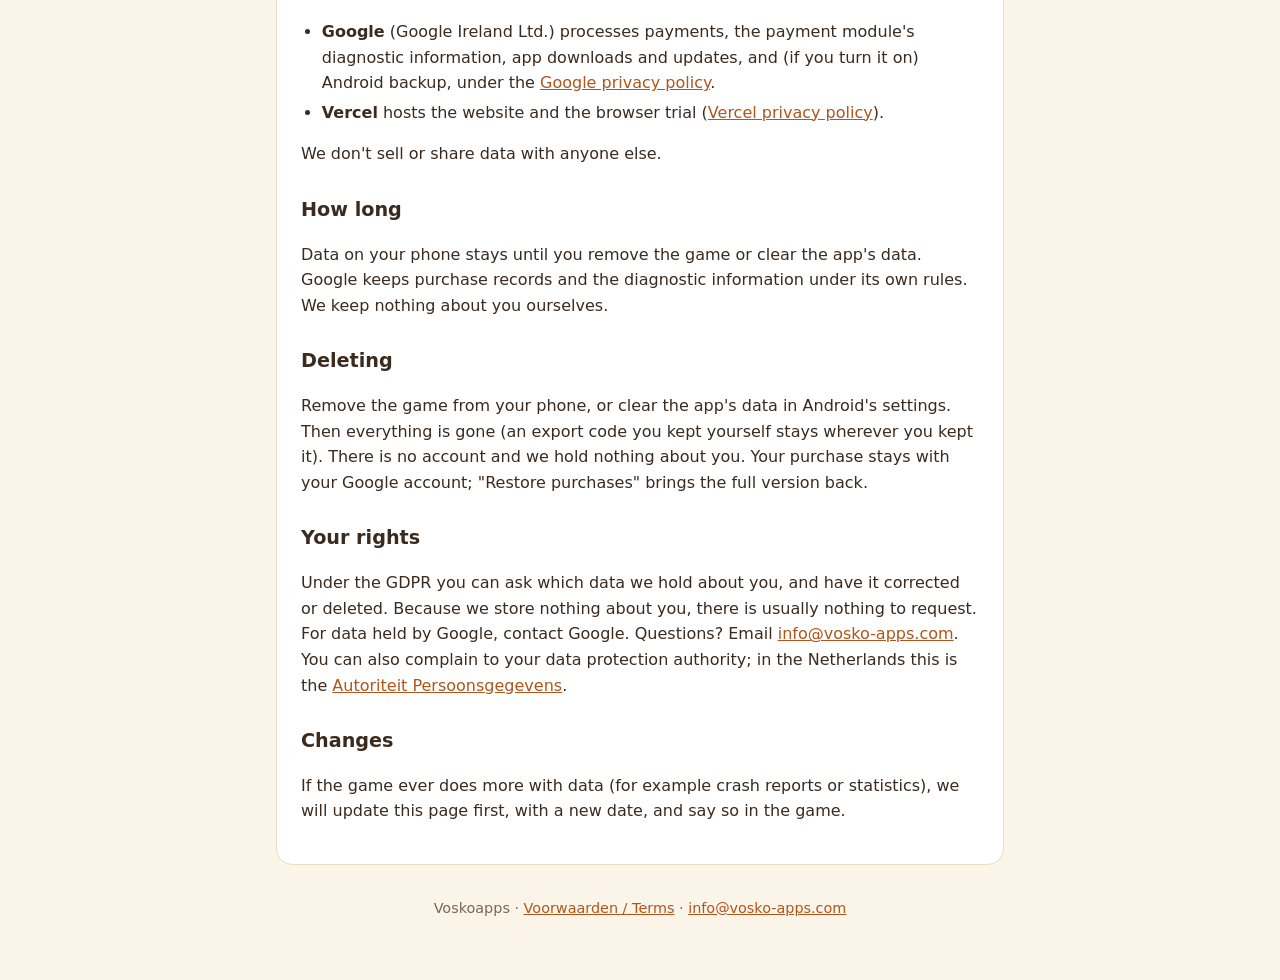
<file: zandroute/privacy/index.html>
<!doctype html>
<html lang="nl">
<head>
<meta charset="utf-8">
<meta name="viewport" content="width=device-width, initial-scale=1">
<title>Zandroute / Saddlebags – Privacy</title>
<link rel="stylesheet" href="/zandroute/style.css">
</head>
<body>
<main>
<header>
  <div class="brand">Zandroute · Saddlebags · Voskoapps</div>
  <nav class="lang"><a href="#nl">Nederlands</a><a href="#en">English</a></nav>
</header>

<section class="doc" id="nl" lang="nl">
<h1>Privacyverklaring Zandroute</h1>
<p class="date">8 november 2026</p>

<h2>Wie zijn wij</h2>
<p>Zandroute (in het Engels: Saddlebags; Android, pakket <code>com.voskoapps.zandroute</code>) is een actie- en handelsspel van Voskoapps,
Jokweg 71, 8394 VN De Hoeve, KvK 42105371, <a href="mailto:info@vosko-apps.com">info@vosko-apps.com</a>.</p>

<h2>In het kort</h2>
<ul>
  <li>Je hebt geen account nodig en we vragen geen naam, e-mailadres of leeftijd.</li>
  <li>Je voortgang en instellingen staan alleen op je eigen telefoon. Ze gaan niet naar ons.</li>
  <li>Er staat geen reclame in het spel en we gebruiken geen advertentie-ID.</li>
  <li>Wij meten niet hoe je speelt: er zit geen analytics- of trackingmodule van ons in het spel.</li>
  <li>Koop je de volledige versie, dan regelt Google Play de betaling. Wij zien geen betaalgegevens. De betaalmodule
    van Google stuurt zelf technische gegevens naar Google (zie hieronder).</li>
  <li>Meldingen zijn uit tot jij ze aanzet. De telefoon plant ze zelf in; ze gaan nergens heen.</li>
</ul>

<h2>Welke gegevens, waarom en op welke grond</h2>
<ul>
  <li><strong>Je voortgang en instellingen</strong> (level, goud, lading, uitrusting, kamelen, taal, geluid,
    tekstgrootte) bewaart het spel op je telefoon, zodat je verder kunt waar je was. Het spel maakt daarnaast een
    reservekopie in de eigen opslag van de app op je telefoon, voor als er iets misgaat. Dit verlaat je telefoon niet
    door ons toedoen. Grond: uitvoering van de overeenkomst (je wilt het spel spelen).</li>
  <li><strong>De exportcode.</strong> In Instellingen kun je een code maken met je voortgang erin, om die zelf naar een
    ander toestel over te zetten. Die code maak, kopieer en bewaar je alleen zelf. Het spel stuurt hem nergens heen.</li>
  <li><strong>Android-back-up.</strong> Heb je de back-up van Android aangezet, dan kan Android de gegevens van het
    spel meenemen in de back-up in jouw eigen Google-account. Dat regelt Google, niet wij; wij kunnen er niet bij. Je
    zet het aan of uit in de instellingen van Android.</li>
  <li><strong>De aankoop van de volledige versie.</strong> Google Play verwerkt de betaling. Het spel krijgt van
    Google Play alleen een bewijs dat je de volledige versie bezit, om het spel te openen en een aankoop te kunnen
    herstellen. Het spel onthoudt op je telefoon alleen óf je hem bezit, zodat het ook zonder internet werkt. Grond:
    uitvoering van de overeenkomst en wettelijke bewaarplicht (bij Google).</li>
  <li><strong>Technische gegevens van de betaalmodule.</strong> Voor aankopen gebruikt het spel de Google Play
    Billing-bibliotheek. Die stuurt zelf diagnose-informatie naar Google, bijvoorbeeld of het verbinden met Google
    Play en een aankoop lukte, welke versie van de bibliotheek het is, en gegevens over de app en de telefoon. Google
    gebruikt dit om de betaalmodule te laten werken en te verbeteren. Wij krijgen deze gegevens niet. Daarvoor heeft
    de app de rechten "internet" en "netwerkstatus"; het spel zelf heeft geen internet nodig. Grond: gerechtvaardigd
    belang (een betaalmodule die werkt).</li>
  <li><strong>Meldingen</strong> (als je ze aanzet), bijvoorbeeld dat er een nieuwe dagopdracht klaarstaat. De
    telefoon plant ze zelf in. Er is geen server en er gaat niets naar ons of anderen. Je zet ze uit in het spel of
    in de instellingen van Android.</li>
</ul>

<h2>De proefversie in de browser</h2>
<p>Speel je Zandroute in de browser op vosko-apps.com, dan bewaart de browser je voortgang op je eigen apparaat. De
website wordt gehost door Vercel. Zoals elke website ontvangt die server technische gegevens die nodig zijn om de
pagina te tonen, zoals je IP-adres en browsertype. Het spel zelf stuurt niets weg en gebruikt geen cookies voor
reclame of statistiek.</p>

<h2>Leeftijd</h2>
<p>Zandroute is niet op kinderen gericht; in Google Play is het spel bedoeld voor spelers van 18 jaar en ouder. Het
spel vraagt geen persoonsgegevens en heeft geen chat. Aankopen lopen via Google Play, waar je met een wachtwoord voor
aankopen of Google Family Link kunt regelen wie mag kopen.</p>

<h2>Wie verwerkt de gegevens</h2>
<ul>
  <li><strong>Google</strong> (Google Ireland Ltd.) verwerkt betalingen, de diagnose-informatie van de
    betaalmodule, het downloaden en bijwerken van de app en (als je die aanzet) de Android-back-up, volgens het
    <a href="https://policies.google.com/privacy">privacybeleid van Google</a>.</li>
  <li><strong>Vercel</strong> host de website en de proefversie in de browser
    (<a href="https://vercel.com/legal/privacy-policy">privacybeleid van Vercel</a>).</li>
</ul>
<p>We verkopen of delen geen gegevens met anderen.</p>

<h2>Hoe lang</h2>
<p>Gegevens op je telefoon blijven tot je het spel verwijdert of de gegevens van de app wist. Aankoopgegevens en de
diagnose-informatie bewaart Google volgens zijn eigen regels. Wij bewaren zelf niets over jou.</p>

<h2>Verwijderen</h2>
<p>Verwijder het spel van je telefoon, of wis de gegevens van de app in de instellingen van Android. Dan is alles
weg (een exportcode die je zelf bewaarde, blijft natuurlijk waar jij hem bewaarde). Er is geen account en er staat
niets van jou bij ons. Je aankoop blijft bij je Google-account; met "Aankopen herstellen" krijg je de volledige
versie terug.</p>

<h2>Je rechten</h2>
<p>Volgens de AVG mag je vragen welke gegevens we van je hebben, en ze laten verbeteren of verwijderen. Omdat we niets
van je bewaren, is er meestal niets om op te vragen. Voor gegevens bij Google kun je terecht bij Google. Vragen? Mail
<a href="mailto:info@vosko-apps.com">info@vosko-apps.com</a>. Je kunt ook een klacht indienen bij de
<a href="https://autoriteitpersoonsgegevens.nl">Autoriteit Persoonsgegevens</a>.</p>

<h2>Wijzigingen</h2>
<p>Gaat het spel ooit meer doen met gegevens (bijvoorbeeld crashmeldingen of statistieken), dan passen we deze pagina
eerst aan, met een nieuwe datum, en zeggen we het in het spel.</p>
</section>

<section class="doc" id="en" lang="en">
<h1>Saddlebags privacy policy</h1>
<p class="date">November 8, 2026</p>

<h2>Who we are</h2>
<p>Saddlebags (called Zandroute in Dutch; Android, package <code>com.voskoapps.zandroute</code>) is an action and trading game by Voskoapps,
Jokweg 71, 8394 VN De Hoeve, the Netherlands, Chamber of Commerce (KvK) 42105371,
<a href="mailto:info@vosko-apps.com">info@vosko-apps.com</a>.</p>

<h2>In short</h2>
<ul>
  <li>You don't need an account and we don't ask for your name, email address or age.</li>
  <li>Your progress and settings are stored only on your own phone. They are not sent to us.</li>
  <li>There are no ads in the game and we don't use an advertising ID.</li>
  <li>We don't measure how you play: the game contains no analytics or tracking module of ours.</li>
  <li>If you buy the full version, Google Play handles the payment. We never see payment details. Google's payment
    module itself sends technical data to Google (see below).</li>
  <li>Notifications are off until you turn them on. Your phone schedules them itself; they are not sent anywhere.</li>
</ul>

<h2>What, why, and on what basis</h2>
<ul>
  <li><strong>Your progress and settings</strong> (level, gold, cargo, gear, camels, language, sound, text size) are
    stored on your phone so you can continue where you left off. The game also keeps a backup copy in the app's own
    storage on your phone, in case something goes wrong. We never send this off your phone. Basis: performance of
    the contract (you want to play the game).</li>
  <li><strong>The export code.</strong> In Settings you can create a code that contains your progress, to move it to
    another device yourself. Only you create, copy and keep that code. The game doesn't send it anywhere.</li>
  <li><strong>Android backup.</strong> If you have turned on Android's backup, Android may include the game's data in
    the backup in your own Google account. Google handles this, not us; we have no access to it. You turn it on or
    off in Android's settings.</li>
  <li><strong>Buying the full version.</strong> Google Play processes the payment. The game only receives a proof
    from Google Play that you own the full version, to unlock the game and to restore a purchase. On your phone the
    game only remembers <em>whether</em> you own it, so it also works offline. Basis: performance of the contract and
    legal record-keeping duties (at Google).</li>
  <li><strong>Technical data from the payment module.</strong> For purchases the game uses the Google Play Billing
    Library. The library itself sends diagnostic information to Google, for example whether connecting to Google Play
    and a purchase succeeded, the library version, and app and device details. Google uses this to run and improve
    the payment module. We don't receive this data. For this the app has the "internet" and "network state"
    permissions; the game itself doesn't need the internet. Basis: legitimate interest (a working payment module).</li>
  <li><strong>Notifications</strong> (if you turn them on), for example that a new daily task is ready. Your phone
    schedules them itself. There is no server and nothing is sent to us or anyone else. Turn them off in the game or
    in Android's settings.</li>
</ul>

<h2>The trial in the browser</h2>
<p>If you play Saddlebags in the browser on vosko-apps.com, your browser stores your progress on your own device. The
website is hosted by Vercel. Like any website, that server receives technical data it needs to show the page, such
as your IP address and browser type. The game itself sends nothing and uses no cookies for ads or statistics.</p>

<h2>Age</h2>
<p>Saddlebags is not aimed at children; on Google Play the game is intended for players aged 18 and over. The game
doesn't ask for personal data and has no chat. Purchases go through Google Play, where a purchase password or Google
Family Link decides who may buy.</p>

<h2>Who processes the data</h2>
<ul>
  <li><strong>Google</strong> (Google Ireland Ltd.) processes payments, the payment module's diagnostic information,
    app downloads and updates, and (if you turn it on) Android backup, under the
    <a href="https://policies.google.com/privacy">Google privacy policy</a>.</li>
  <li><strong>Vercel</strong> hosts the website and the browser trial
    (<a href="https://vercel.com/legal/privacy-policy">Vercel privacy policy</a>).</li>
</ul>
<p>We don't sell or share data with anyone else.</p>

<h2>How long</h2>
<p>Data on your phone stays until you remove the game or clear the app's data. Google keeps purchase records and the
diagnostic information under its own rules. We keep nothing about you ourselves.</p>

<h2>Deleting</h2>
<p>Remove the game from your phone, or clear the app's data in Android's settings. Then everything is gone (an export
code you kept yourself stays wherever you kept it). There is no account and we hold nothing about you. Your purchase
stays with your Google account; "Restore purchases" brings the full version back.</p>

<h2>Your rights</h2>
<p>Under the GDPR you can ask which data we hold about you, and have it corrected or deleted. Because we store nothing
about you, there is usually nothing to request. For data held by Google, contact Google. Questions? Email
<a href="mailto:info@vosko-apps.com">info@vosko-apps.com</a>. You can also complain to your data protection
authority; in the Netherlands this is the <a href="https://autoriteitpersoonsgegevens.nl">Autoriteit
Persoonsgegevens</a>.</p>

<h2>Changes</h2>
<p>If the game ever does more with data (for example crash reports or statistics), we will update this page first,
with a new date, and say so in the game.</p>
</section>

<footer>Voskoapps · <a href="/zandroute/terms">Voorwaarden / Terms</a> · <a href="mailto:info@vosko-apps.com">info@vosko-apps.com</a></footer>
</main>
</body>
</html>
</file>
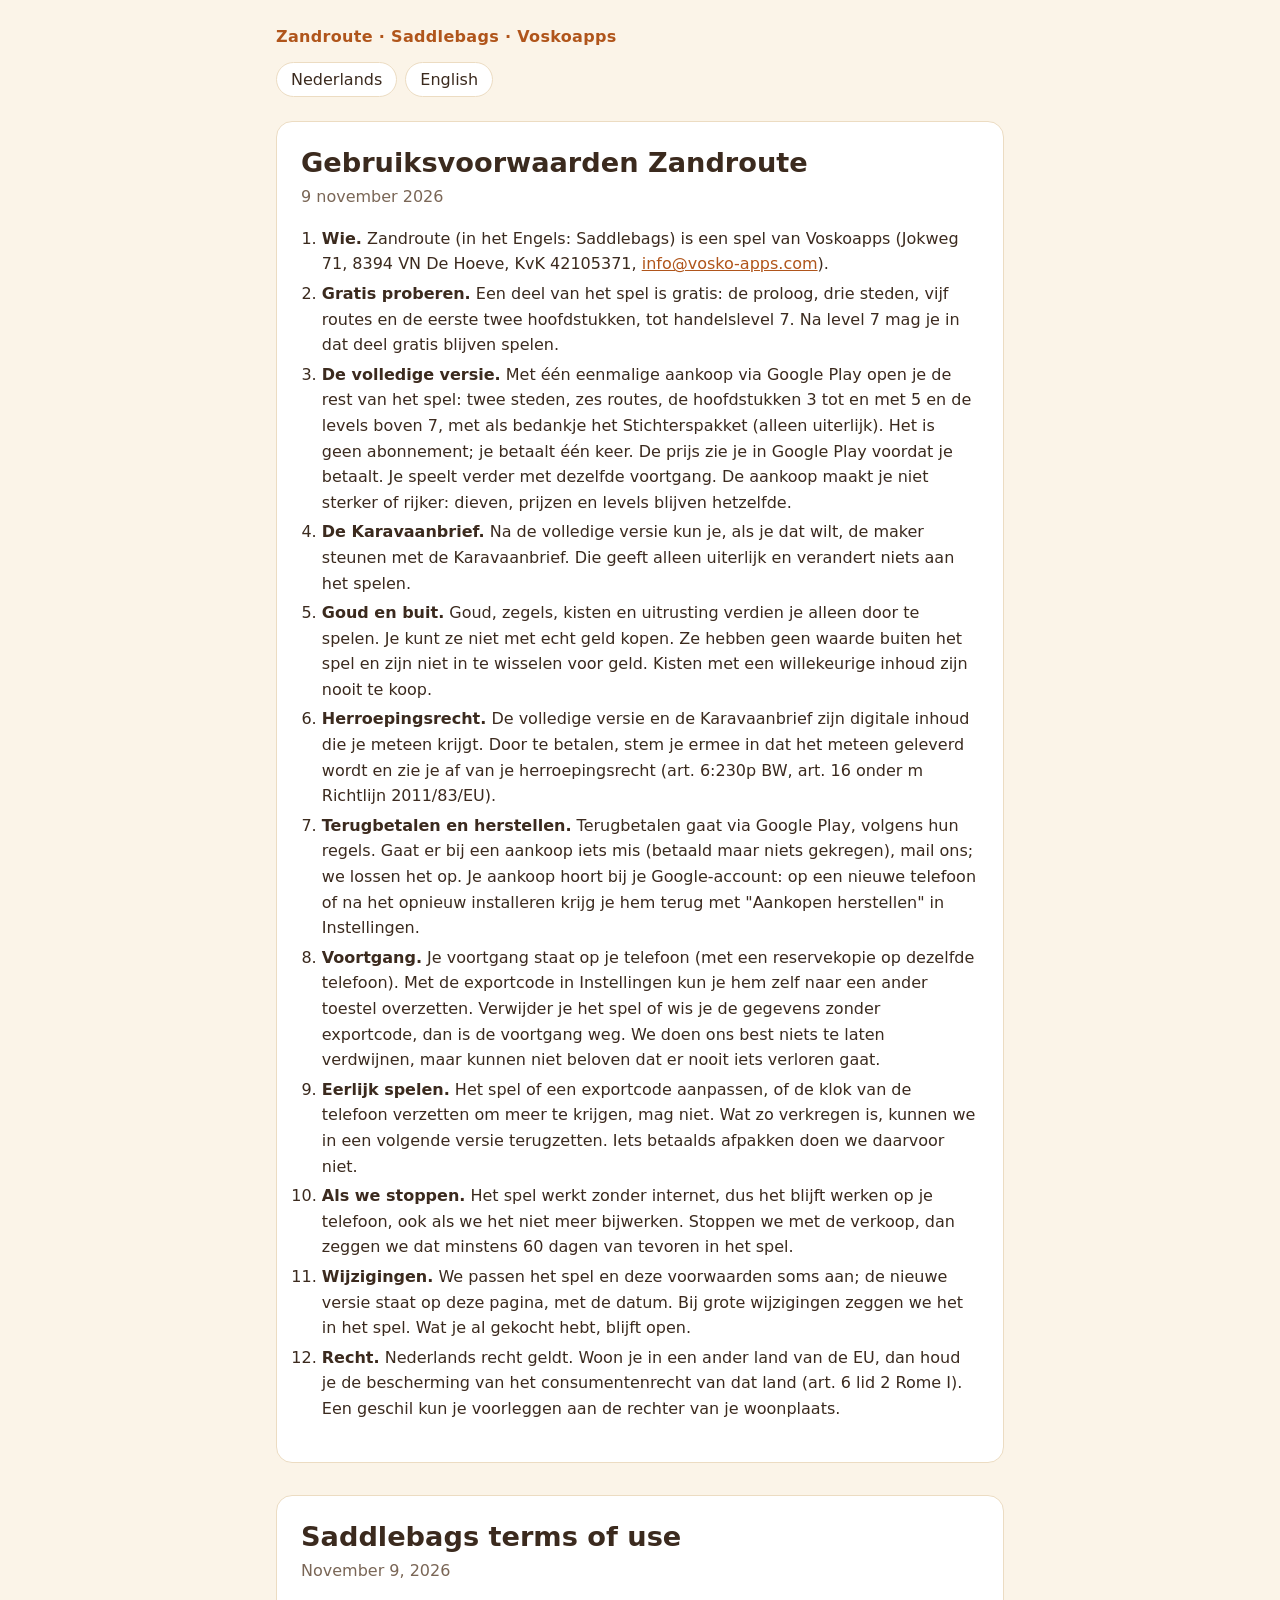
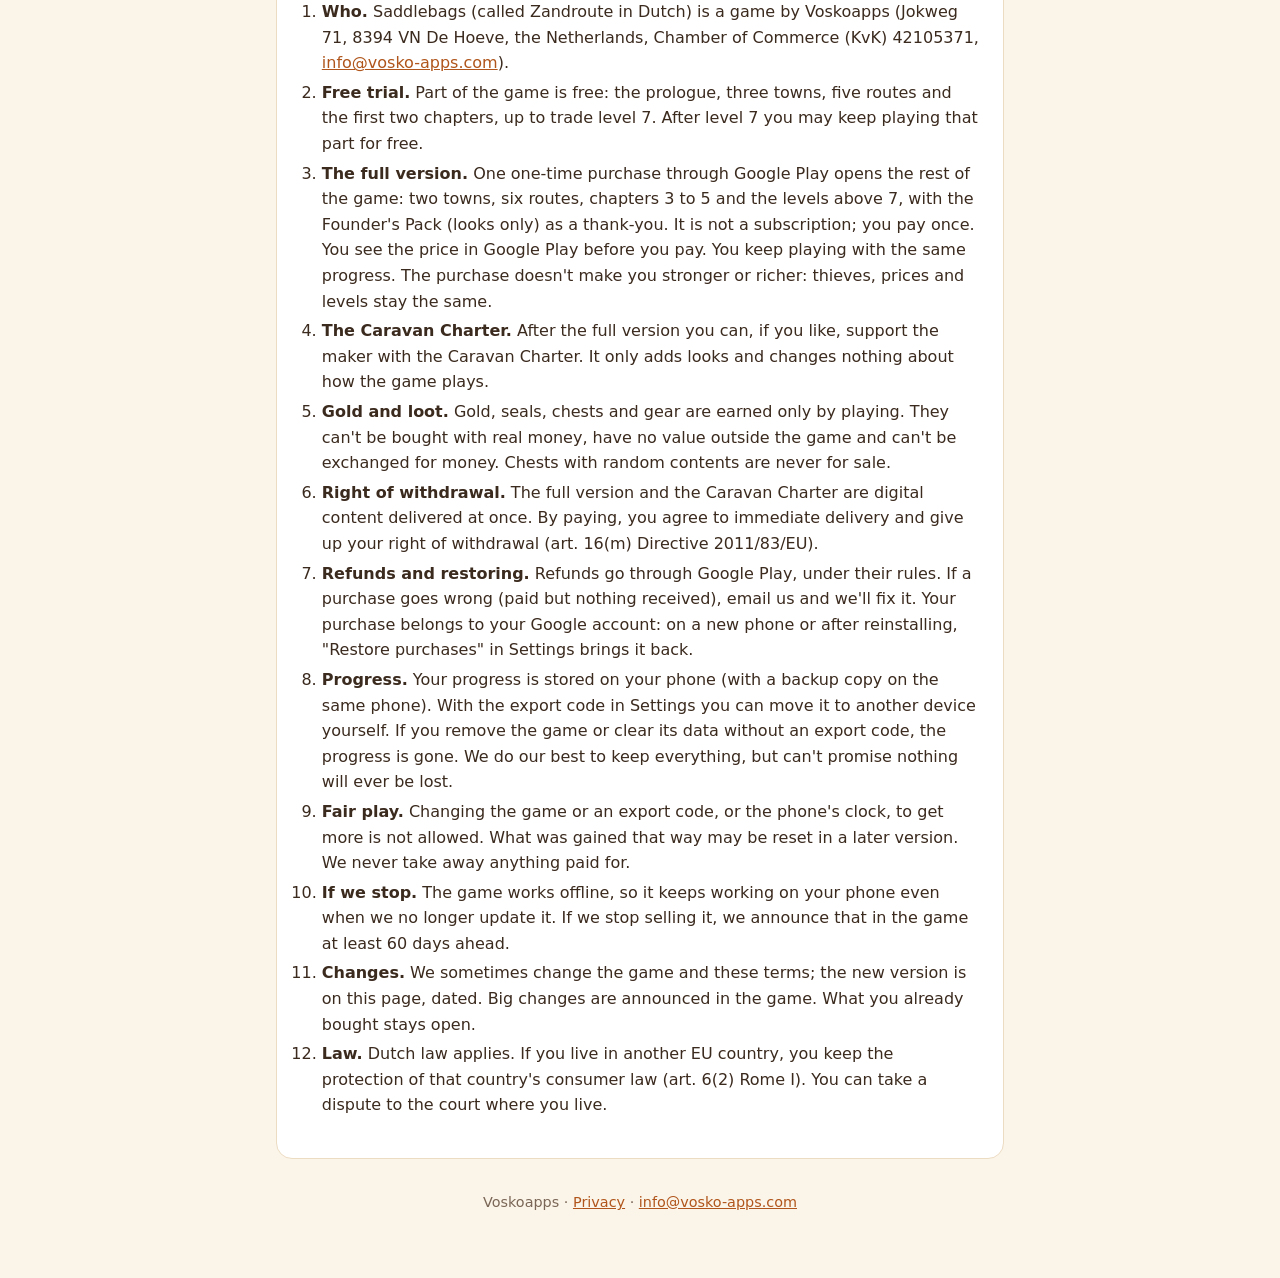
<file: zandroute/terms/index.html>
<!doctype html>
<html lang="nl">
<head>
<meta charset="utf-8">
<meta name="viewport" content="width=device-width, initial-scale=1">
<title>Zandroute / Saddlebags – Voorwaarden / Terms</title>
<link rel="stylesheet" href="/zandroute/style.css">
</head>
<body>
<main>
<header>
  <div class="brand">Zandroute · Saddlebags · Voskoapps</div>
  <nav class="lang"><a href="#nl">Nederlands</a><a href="#en">English</a></nav>
</header>

<section class="doc" id="nl" lang="nl">
<h1>Gebruiksvoorwaarden Zandroute</h1>
<p class="date">9 november 2026</p>
<ol>
  <li><strong>Wie.</strong> Zandroute (in het Engels: Saddlebags) is een spel van Voskoapps (Jokweg 71, 8394 VN De
    Hoeve, KvK 42105371, <a href="mailto:info@vosko-apps.com">info@vosko-apps.com</a>).</li>
  <li><strong>Gratis proberen.</strong> Een deel van het spel is gratis: de proloog, drie steden, vijf routes en de
    eerste twee hoofdstukken, tot handelslevel 7. Na level 7 mag je in dat deel gratis blijven spelen.</li>
  <li><strong>De volledige versie.</strong> Met één eenmalige aankoop via Google Play open je de rest van het spel:
    twee steden, zes routes, de hoofdstukken 3 tot en met 5 en de levels boven 7, met als bedankje het Stichterspakket
    (alleen uiterlijk). Het is geen abonnement; je betaalt één
    keer. De prijs zie je in Google Play voordat je betaalt. Je speelt verder met dezelfde voortgang. De aankoop
    maakt je niet sterker of rijker: dieven, prijzen en levels blijven hetzelfde.</li>
  <li><strong>De Karavaanbrief.</strong> Na de volledige versie kun je, als je dat wilt, de maker steunen met de
    Karavaanbrief. Die geeft alleen uiterlijk en verandert niets aan het spelen.</li>
  <li><strong>Goud en buit.</strong> Goud, zegels, kisten en uitrusting verdien je alleen door te spelen. Je kunt ze niet
    met echt geld kopen. Ze hebben geen waarde buiten het spel en zijn niet in te wisselen voor geld. Kisten met een
    willekeurige inhoud zijn nooit te koop.</li>
  <li><strong>Herroepingsrecht.</strong> De volledige versie en de Karavaanbrief zijn digitale inhoud die je meteen
    krijgt. Door te betalen, stem je ermee in dat het meteen geleverd wordt en zie je af van je herroepingsrecht
    (art. 6:230p BW, art. 16 onder m Richtlijn 2011/83/EU).</li>
  <li><strong>Terugbetalen en herstellen.</strong> Terugbetalen gaat via Google Play, volgens hun regels. Gaat er bij
    een aankoop iets mis (betaald maar niets gekregen), mail ons; we lossen het op. Je aankoop hoort bij je
    Google-account: op een nieuwe telefoon of na het opnieuw installeren krijg je hem terug met "Aankopen herstellen"
    in Instellingen.</li>
  <li><strong>Voortgang.</strong> Je voortgang staat op je telefoon (met een reservekopie op dezelfde telefoon). Met de
    exportcode in Instellingen kun je hem zelf naar een ander toestel overzetten. Verwijder je het spel of wis je de
    gegevens zonder exportcode, dan is de voortgang weg. We doen ons best niets te laten verdwijnen, maar kunnen niet
    beloven dat er nooit iets verloren gaat.</li>
  <li><strong>Eerlijk spelen.</strong> Het spel of een exportcode aanpassen, of de klok van de telefoon verzetten om meer
    te krijgen, mag niet. Wat zo verkregen is, kunnen we in een volgende versie terugzetten. Iets betaalds afpakken
    doen we daarvoor niet.</li>
  <li><strong>Als we stoppen.</strong> Het spel werkt zonder internet, dus het blijft werken op je telefoon, ook als we
    het niet meer bijwerken. Stoppen we met de verkoop, dan zeggen we dat minstens 60 dagen van tevoren in het spel.</li>
  <li><strong>Wijzigingen.</strong> We passen het spel en deze voorwaarden soms aan; de nieuwe versie staat op deze
    pagina, met de datum. Bij grote wijzigingen zeggen we het in het spel. Wat je al gekocht hebt, blijft open.</li>
  <li><strong>Recht.</strong> Nederlands recht geldt. Woon je in een ander land van de EU, dan houd je de bescherming
    van het consumentenrecht van dat land (art. 6 lid 2 Rome I). Een geschil kun je voorleggen aan de rechter van je
    woonplaats.</li>
</ol>
</section>

<section class="doc" id="en" lang="en">
<h1>Saddlebags terms of use</h1>
<p class="date">November 9, 2026</p>
<ol>
  <li><strong>Who.</strong> Saddlebags (called Zandroute in Dutch) is a game by Voskoapps (Jokweg 71, 8394 VN De Hoeve,
    the Netherlands, Chamber of Commerce (KvK) 42105371, <a href="mailto:info@vosko-apps.com">info@vosko-apps.com</a>).</li>
  <li><strong>Free trial.</strong> Part of the game is free: the prologue, three towns, five routes and the first two
    chapters, up to trade level 7. After level 7 you may keep playing that part for free.</li>
  <li><strong>The full version.</strong> One one-time purchase through Google Play opens the rest of the game: two
    towns, six routes, chapters 3 to 5 and the levels above 7, with the Founder's Pack (looks only) as a thank-you. It
    is not a subscription; you pay once. You see the
    price in Google Play before you pay. You keep playing with the same progress. The purchase doesn't make you
    stronger or richer: thieves, prices and levels stay the same.</li>
  <li><strong>The Caravan Charter.</strong> After the full version you can, if you like, support the maker with the
    Caravan Charter. It only adds looks and changes nothing about how the game plays.</li>
  <li><strong>Gold and loot.</strong> Gold, seals, chests and gear are earned only by playing. They can't be bought with
    real money, have no value outside the game and can't be exchanged for money. Chests with random contents are never
    for sale.</li>
  <li><strong>Right of withdrawal.</strong> The full version and the Caravan Charter are digital content delivered at
    once. By paying, you agree to immediate delivery and give up your right of withdrawal (art. 16(m) Directive
    2011/83/EU).</li>
  <li><strong>Refunds and restoring.</strong> Refunds go through Google Play, under their rules. If a purchase goes wrong
    (paid but nothing received), email us and we'll fix it. Your purchase belongs to your Google account: on a new
    phone or after reinstalling, "Restore purchases" in Settings brings it back.</li>
  <li><strong>Progress.</strong> Your progress is stored on your phone (with a backup copy on the same phone). With the
    export code in Settings you can move it to another device yourself. If you remove the game or clear its data
    without an export code, the progress is gone. We do our best to keep everything, but can't promise nothing will
    ever be lost.</li>
  <li><strong>Fair play.</strong> Changing the game or an export code, or the phone's clock, to get more is not allowed.
    What was gained that way may be reset in a later version. We never take away anything paid for.</li>
  <li><strong>If we stop.</strong> The game works offline, so it keeps working on your phone even when we no longer
    update it. If we stop selling it, we announce that in the game at least 60 days ahead.</li>
  <li><strong>Changes.</strong> We sometimes change the game and these terms; the new version is on this page, dated.
    Big changes are announced in the game. What you already bought stays open.</li>
  <li><strong>Law.</strong> Dutch law applies. If you live in another EU country, you keep the protection of that
    country's consumer law (art. 6(2) Rome I). You can take a dispute to the court where you live.</li>
</ol>
</section>

<footer>Voskoapps · <a href="/zandroute/privacy">Privacy</a> · <a href="mailto:info@vosko-apps.com">info@vosko-apps.com</a></footer>
</main>
</body>
</html>
</file>
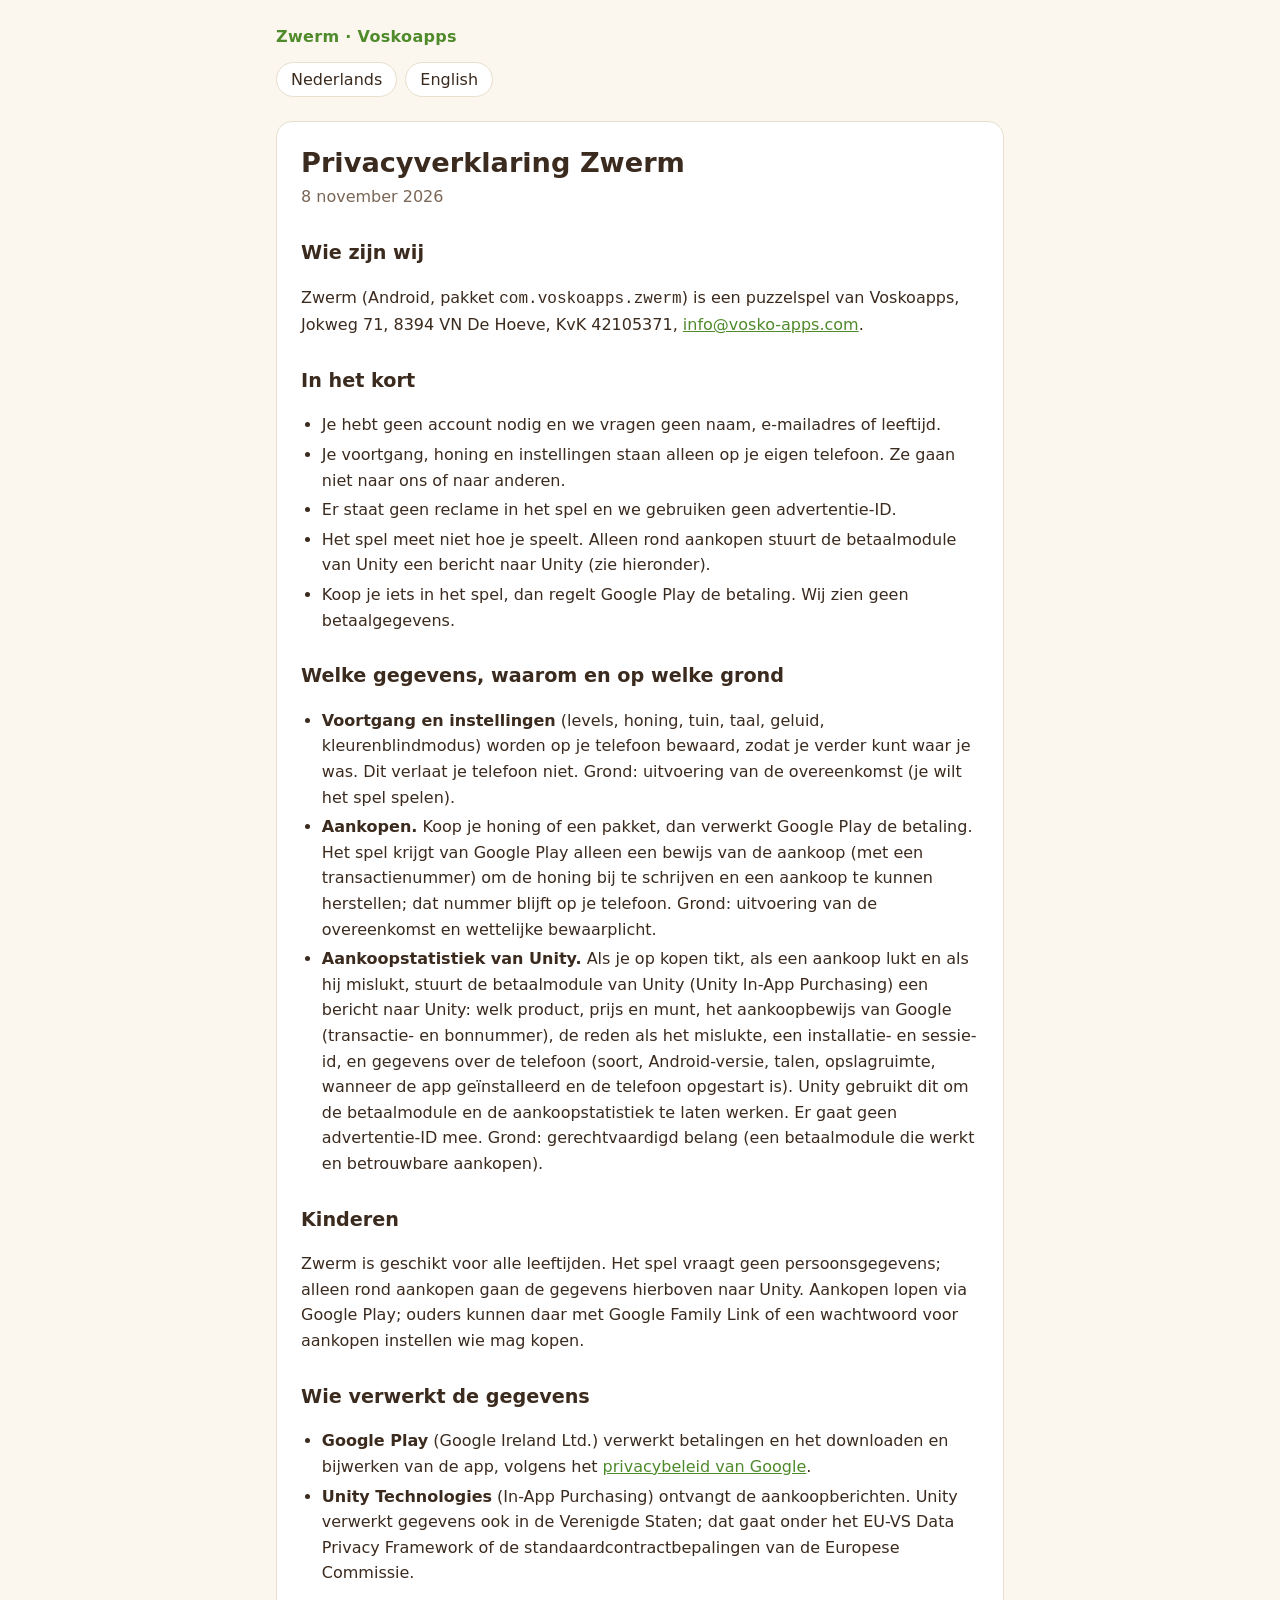
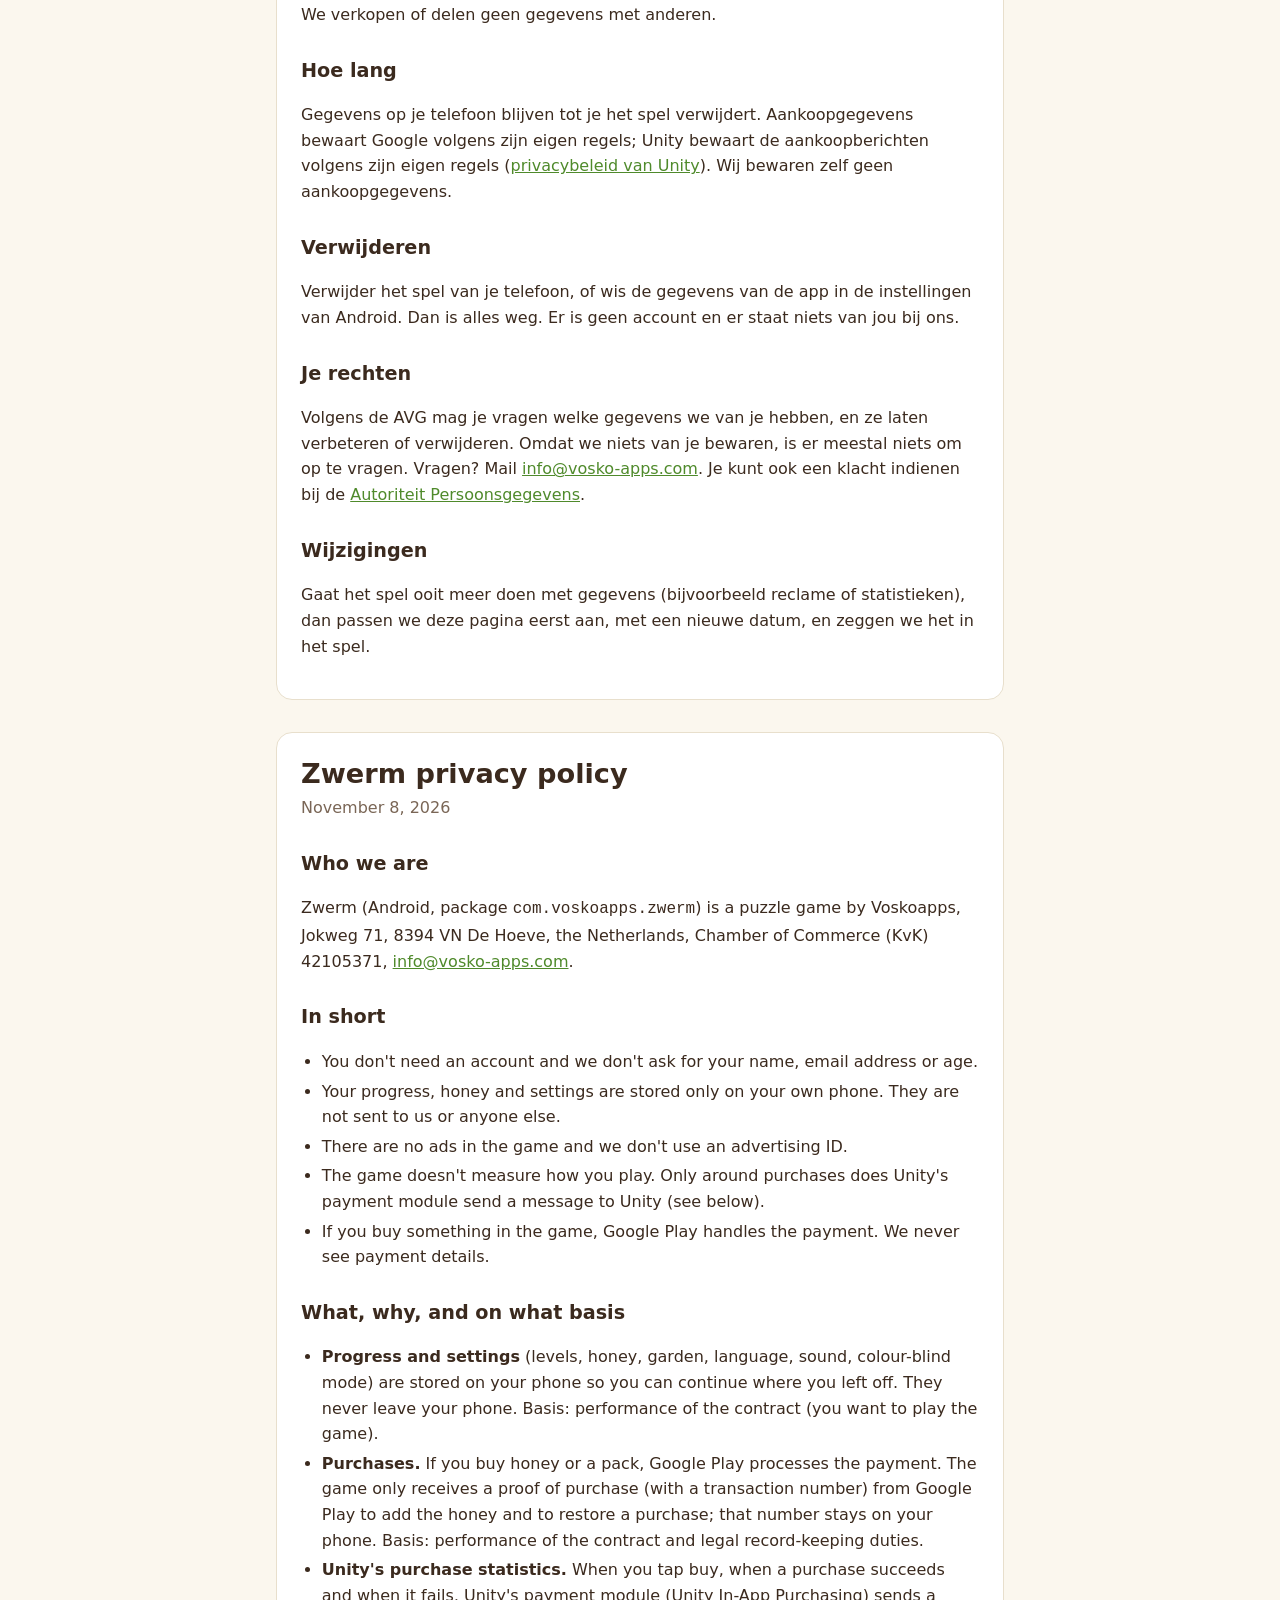
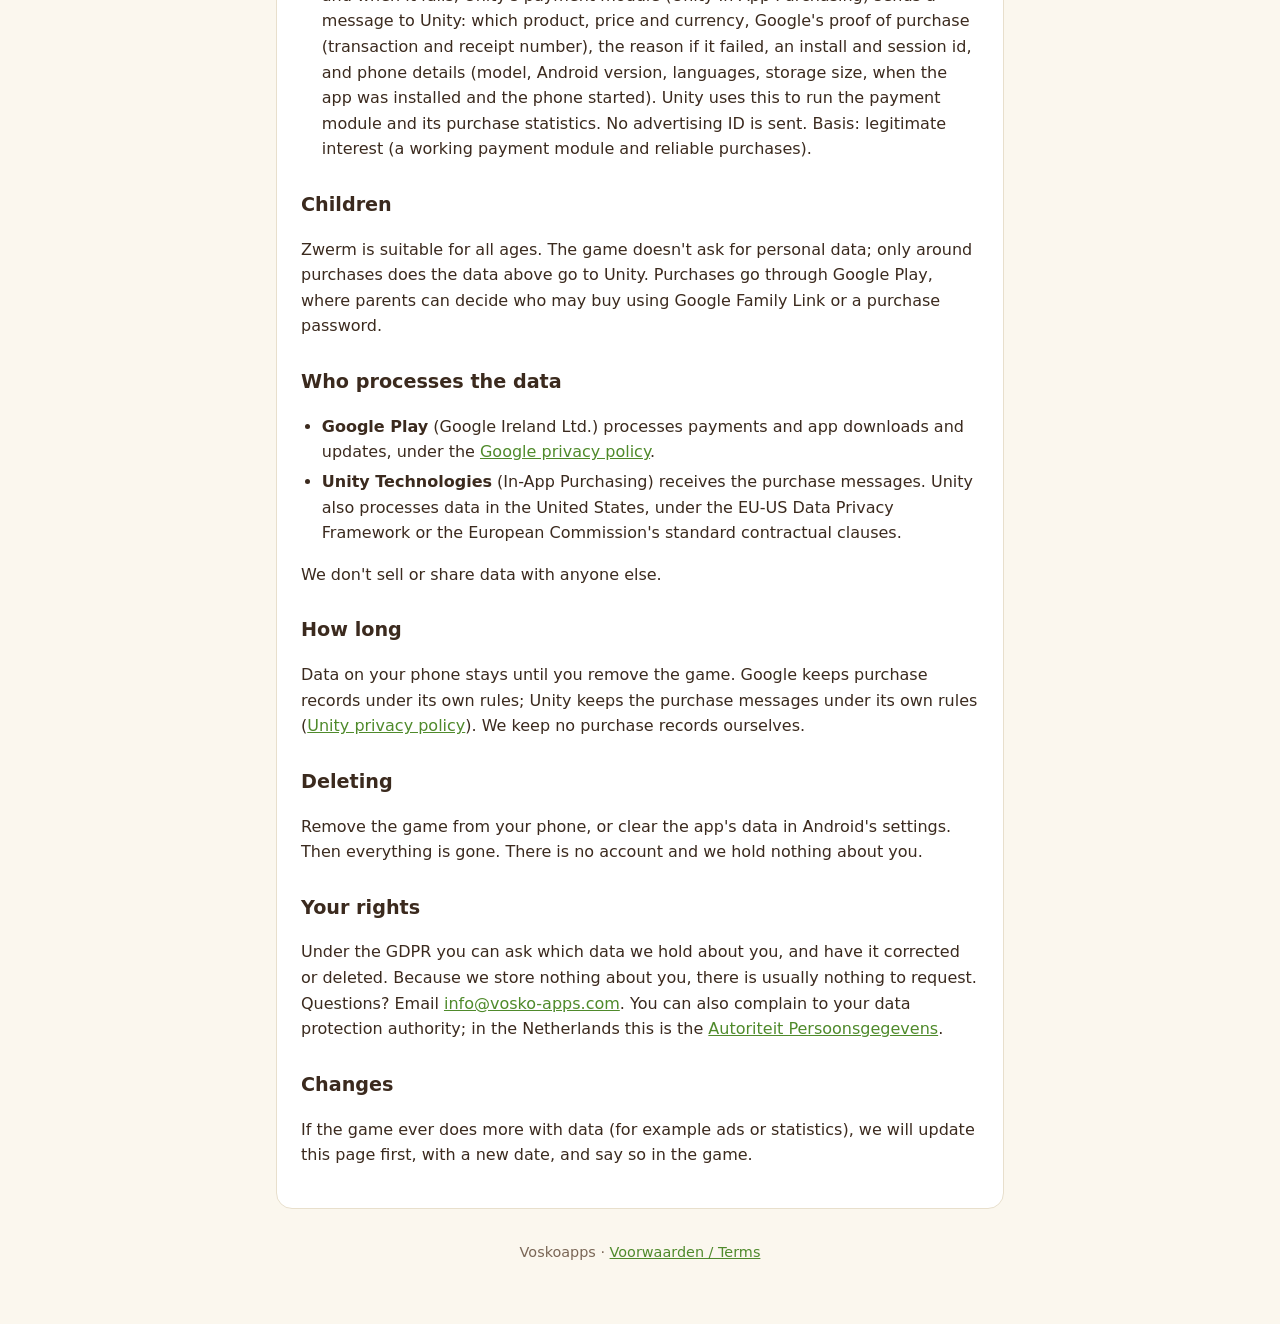
<file: zwerm/privacy/index.html>
<!doctype html>
<html lang="nl">
<head>
<meta charset="utf-8">
<meta name="viewport" content="width=device-width, initial-scale=1">
<title>Zwerm – Privacy</title>
<link rel="stylesheet" href="/zwerm/style.css">
</head>
<body>
<main>
<header>
  <div class="brand">Zwerm · Voskoapps</div>
  <nav class="lang"><a href="#nl">Nederlands</a><a href="#en">English</a></nav>
</header>

<section class="doc" id="nl" lang="nl">
<h1>Privacyverklaring Zwerm</h1>
<p class="date">8 november 2026</p>

<h2>Wie zijn wij</h2>
<p>Zwerm (Android, pakket <code>com.voskoapps.zwerm</code>) is een puzzelspel van Voskoapps, Jokweg 71, 8394 VN De Hoeve,
KvK 42105371, <a href="mailto:info@vosko-apps.com">info@vosko-apps.com</a>.</p>

<h2>In het kort</h2>
<ul>
  <li>Je hebt geen account nodig en we vragen geen naam, e-mailadres of leeftijd.</li>
  <li>Je voortgang, honing en instellingen staan alleen op je eigen telefoon. Ze gaan niet naar ons of naar anderen.</li>
  <li>Er staat geen reclame in het spel en we gebruiken geen advertentie-ID.</li>
  <li>Het spel meet niet hoe je speelt. Alleen rond aankopen stuurt de betaalmodule van Unity een bericht naar Unity (zie hieronder).</li>
  <li>Koop je iets in het spel, dan regelt Google Play de betaling. Wij zien geen betaalgegevens.</li>
</ul>

<h2>Welke gegevens, waarom en op welke grond</h2>
<ul>
  <li><strong>Voortgang en instellingen</strong> (levels, honing, tuin, taal, geluid, kleurenblindmodus) worden op je
    telefoon bewaard, zodat je verder kunt waar je was. Dit verlaat je telefoon niet. Grond: uitvoering van de
    overeenkomst (je wilt het spel spelen).</li>
  <li><strong>Aankopen.</strong> Koop je honing of een pakket, dan verwerkt Google Play de betaling. Het spel krijgt van
    Google Play alleen een bewijs van de aankoop (met een transactienummer) om de honing bij te schrijven en een
    aankoop te kunnen herstellen; dat nummer blijft op je telefoon. Grond: uitvoering van de overeenkomst en wettelijke bewaarplicht.</li>
  <li><strong>Aankoopstatistiek van Unity.</strong> Als je op kopen tikt, als een aankoop lukt en als hij mislukt, stuurt de
    betaalmodule van Unity (Unity In-App Purchasing) een bericht naar Unity: welk product, prijs en munt, het
    aankoopbewijs van Google (transactie- en bonnummer), de reden als het mislukte, een installatie- en sessie-id, en
    gegevens over de telefoon (soort, Android-versie, talen, opslagruimte, wanneer de app geïnstalleerd en de telefoon
    opgestart is). Unity gebruikt dit om de betaalmodule en de aankoopstatistiek te laten werken. Er gaat geen
    advertentie-ID mee. Grond: gerechtvaardigd belang (een betaalmodule die werkt en betrouwbare aankopen).</li>
</ul>

<h2>Kinderen</h2>
<p>Zwerm is geschikt voor alle leeftijden. Het spel vraagt geen persoonsgegevens; alleen rond aankopen gaan de gegevens hierboven naar Unity. Aankopen
lopen via Google Play; ouders kunnen daar met Google Family Link of een wachtwoord voor aankopen instellen wie mag
kopen.</p>

<h2>Wie verwerkt de gegevens</h2>
<ul>
  <li><strong>Google Play</strong> (Google Ireland Ltd.) verwerkt betalingen en het downloaden en bijwerken van de app,
    volgens het <a href="https://policies.google.com/privacy">privacybeleid van Google</a>. </li>
  <li><strong>Unity Technologies</strong> (In-App Purchasing) ontvangt de aankoopberichten.
    Unity verwerkt gegevens ook in de Verenigde Staten; dat gaat onder het EU-VS Data Privacy Framework of de
    standaardcontractbepalingen van de Europese Commissie.</li>
</ul>
<p>We verkopen of delen geen gegevens met anderen.</p>

<h2>Hoe lang</h2>
<p>Gegevens op je telefoon blijven tot je het spel verwijdert. Aankoopgegevens bewaart Google volgens zijn eigen regels;
Unity bewaart de aankoopberichten volgens zijn eigen regels (<a href="https://unity.com/legal/privacy-policy">privacybeleid van Unity</a>). Wij bewaren zelf geen aankoopgegevens.</p>

<h2>Verwijderen</h2>
<p>Verwijder het spel van je telefoon, of wis de gegevens van de app in de instellingen van Android. Dan is alles weg.
Er is geen account en er staat niets van jou bij ons.</p>

<h2>Je rechten</h2>
<p>Volgens de AVG mag je vragen welke gegevens we van je hebben, en ze laten verbeteren of verwijderen. Omdat we niets
van je bewaren, is er meestal niets om op te vragen. Vragen? Mail <a href="mailto:info@vosko-apps.com">info@vosko-apps.com</a>.
Je kunt ook een klacht indienen bij de <a href="https://autoriteitpersoonsgegevens.nl">Autoriteit Persoonsgegevens</a>.</p>

<h2>Wijzigingen</h2>
<p>Gaat het spel ooit meer doen met gegevens (bijvoorbeeld reclame of statistieken), dan passen we deze pagina eerst
aan, met een nieuwe datum, en zeggen we het in het spel.</p>
</section>

<section class="doc" id="en" lang="en">
<h1>Zwerm privacy policy</h1>
<p class="date">November 8, 2026</p>

<h2>Who we are</h2>
<p>Zwerm (Android, package <code>com.voskoapps.zwerm</code>) is a puzzle game by Voskoapps, Jokweg 71, 8394 VN De Hoeve,
the Netherlands, Chamber of Commerce (KvK) 42105371, <a href="mailto:info@vosko-apps.com">info@vosko-apps.com</a>.</p>

<h2>In short</h2>
<ul>
  <li>You don't need an account and we don't ask for your name, email address or age.</li>
  <li>Your progress, honey and settings are stored only on your own phone. They are not sent to us or anyone else.</li>
  <li>There are no ads in the game and we don't use an advertising ID.</li>
  <li>The game doesn't measure how you play. Only around purchases does Unity's payment module send a message to Unity (see below).</li>
  <li>If you buy something in the game, Google Play handles the payment. We never see payment details.</li>
</ul>

<h2>What, why, and on what basis</h2>
<ul>
  <li><strong>Progress and settings</strong> (levels, honey, garden, language, sound, colour-blind mode) are stored on
    your phone so you can continue where you left off. They never leave your phone. Basis: performance of the contract
    (you want to play the game).</li>
  <li><strong>Purchases.</strong> If you buy honey or a pack, Google Play processes the payment. The game only receives a
    proof of purchase (with a transaction number) from Google Play to add the honey and to restore a purchase; that
    number stays on your phone. Basis: performance of the contract and legal record-keeping duties.</li>
  <li><strong>Unity's purchase statistics.</strong> When you tap buy, when a purchase succeeds and when it fails, Unity's
    payment module (Unity In-App Purchasing) sends a message to Unity: which product, price and currency, Google's proof
    of purchase (transaction and receipt number), the reason if it failed, an install and session id, and phone details
    (model, Android version, languages, storage size, when the app was installed and the phone started). Unity uses this
    to run the payment module and its purchase statistics. No advertising ID is sent. Basis: legitimate interest (a
    working payment module and reliable purchases).</li>
</ul>

<h2>Children</h2>
<p>Zwerm is suitable for all ages. The game doesn't ask for personal data; only around purchases does the data above go to Unity. Purchases go
through Google Play, where parents can decide who may buy using Google Family Link or a purchase password.</p>

<h2>Who processes the data</h2>
<ul>
  <li><strong>Google Play</strong> (Google Ireland Ltd.) processes payments and app downloads and updates, under the
    <a href="https://policies.google.com/privacy">Google privacy policy</a>. </li>
  <li><strong>Unity Technologies</strong> (In-App Purchasing) receives the purchase messages. Unity
    also processes data in the United States, under the EU-US Data Privacy Framework or the European Commission's
    standard contractual clauses.</li>
</ul>
<p>We don't sell or share data with anyone else.</p>

<h2>How long</h2>
<p>Data on your phone stays until you remove the game. Google keeps purchase records under its own rules; Unity keeps the purchase messages under its own rules (<a href="https://unity.com/legal/privacy-policy">Unity privacy policy</a>). We keep no purchase records ourselves.</p>

<h2>Deleting</h2>
<p>Remove the game from your phone, or clear the app's data in Android's settings. Then everything is gone. There is
no account and we hold nothing about you.</p>

<h2>Your rights</h2>
<p>Under the GDPR you can ask which data we hold about you, and have it corrected or deleted. Because we store nothing
about you, there is usually nothing to request. Questions? Email <a href="mailto:info@vosko-apps.com">info@vosko-apps.com</a>.
You can also complain to your data protection authority; in the Netherlands this is the
<a href="https://autoriteitpersoonsgegevens.nl">Autoriteit Persoonsgegevens</a>.</p>

<h2>Changes</h2>
<p>If the game ever does more with data (for example ads or statistics), we will update this page first, with a new
date, and say so in the game.</p>
</section>

<footer>Voskoapps · <a href="/zwerm/terms">Voorwaarden / Terms</a></footer>
</main>
</body>
</html>
</file>
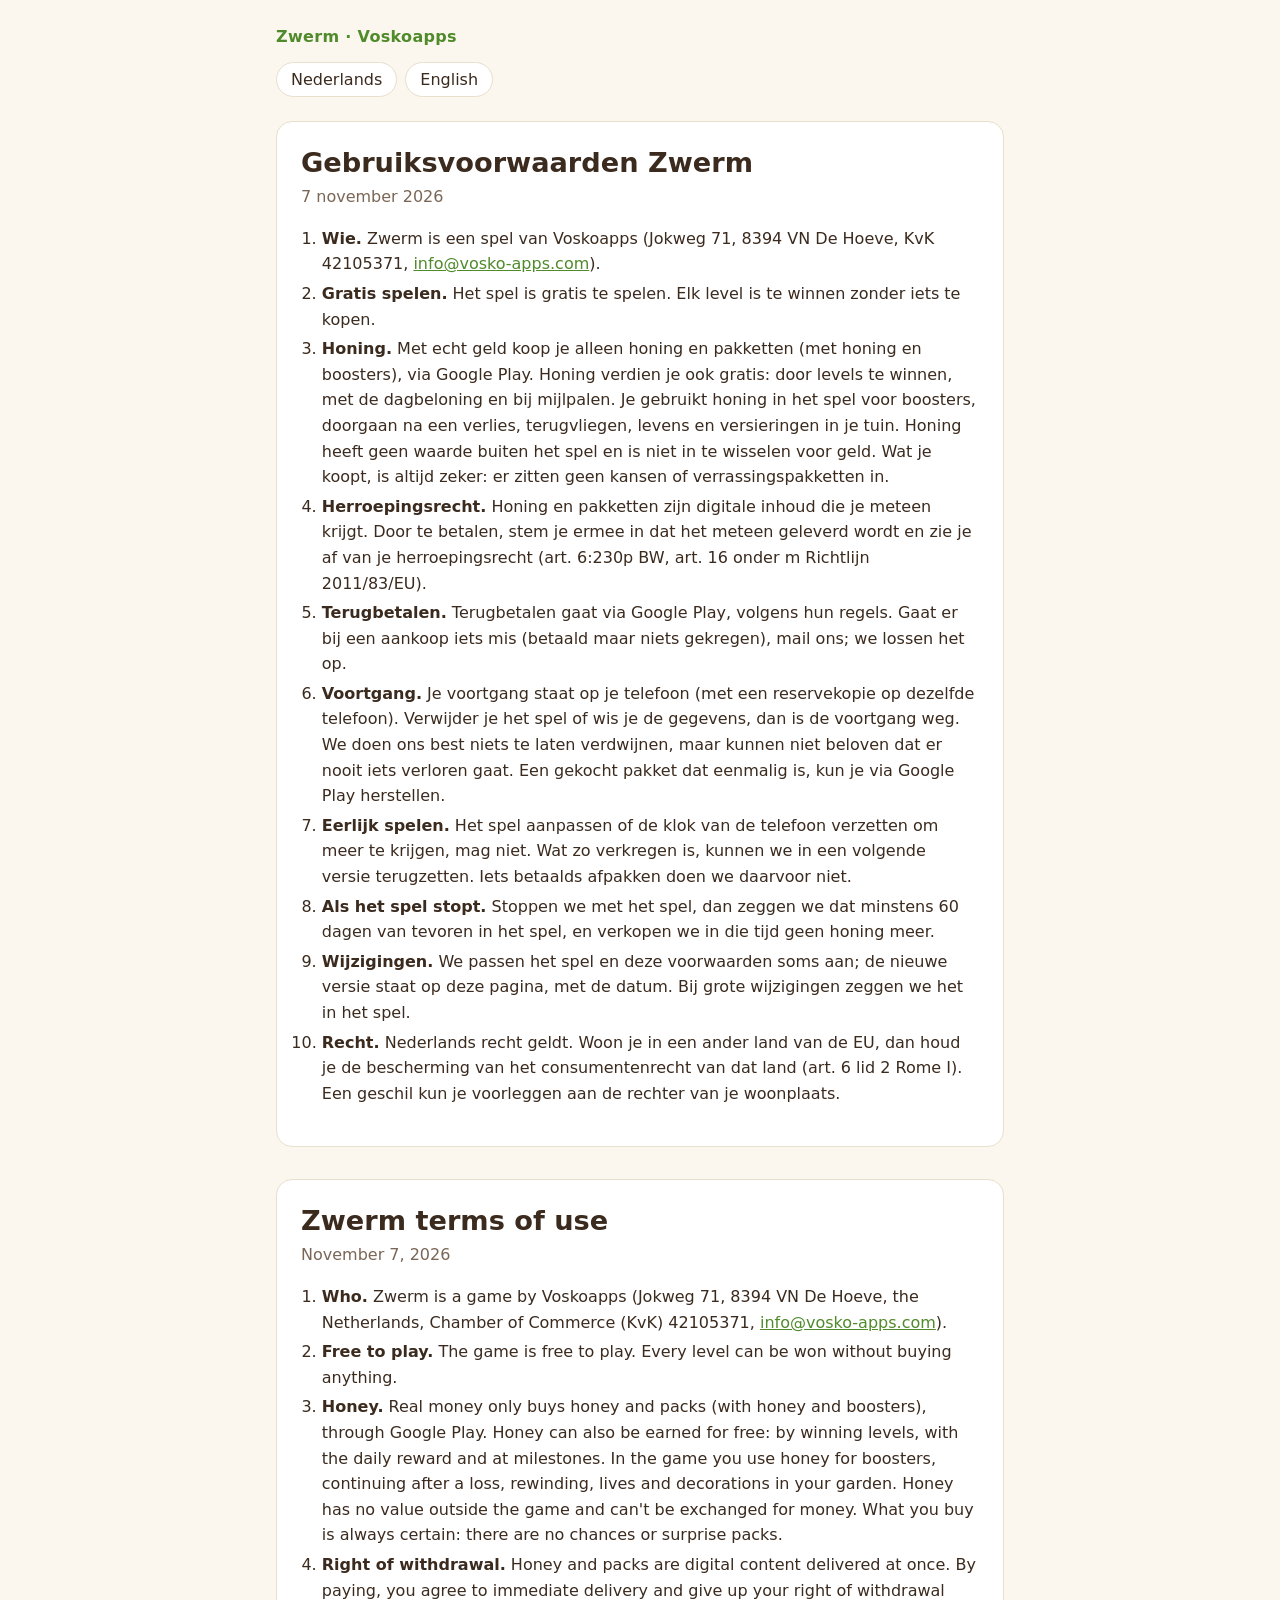
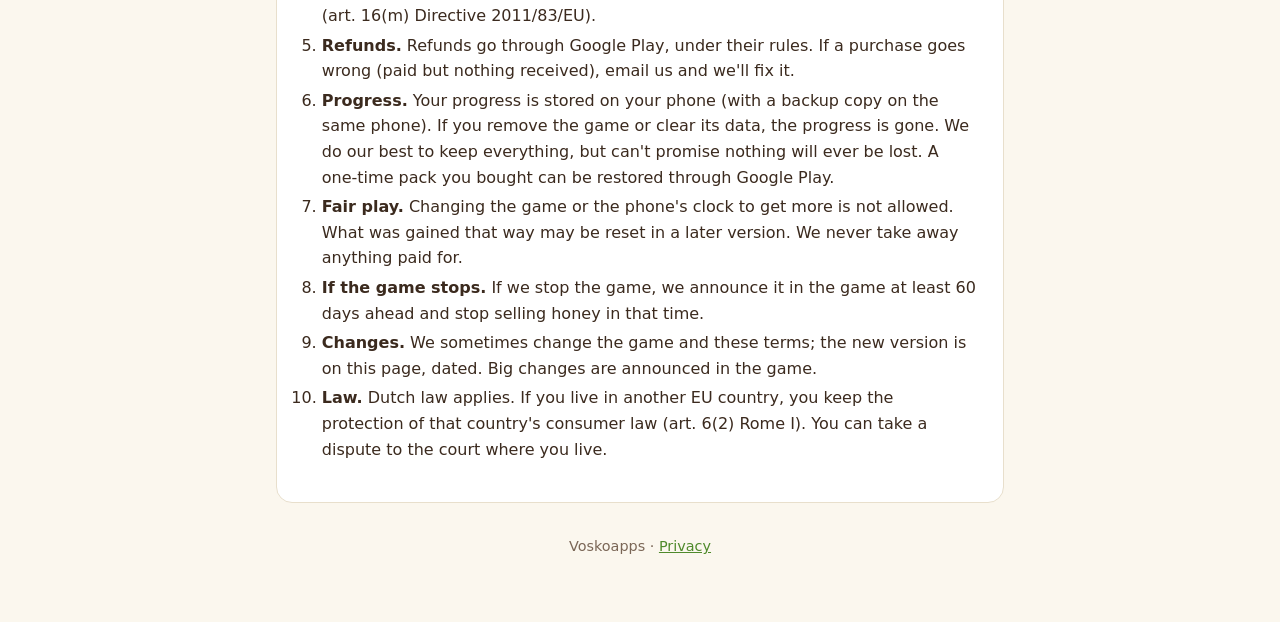
<file: zwerm/terms/index.html>
<!doctype html>
<html lang="nl">
<head>
<meta charset="utf-8">
<meta name="viewport" content="width=device-width, initial-scale=1">
<title>Zwerm – Voorwaarden / Terms</title>
<link rel="stylesheet" href="/zwerm/style.css">
</head>
<body>
<main>
<header>
  <div class="brand">Zwerm · Voskoapps</div>
  <nav class="lang"><a href="#nl">Nederlands</a><a href="#en">English</a></nav>
</header>

<section class="doc" id="nl" lang="nl">
<h1>Gebruiksvoorwaarden Zwerm</h1>
<p class="date">7 november 2026</p>
<ol>
  <li><strong>Wie.</strong> Zwerm is een spel van Voskoapps (Jokweg 71, 8394 VN De Hoeve, KvK 42105371,
    <a href="mailto:info@vosko-apps.com">info@vosko-apps.com</a>).</li>
  <li><strong>Gratis spelen.</strong> Het spel is gratis te spelen. Elk level is te winnen zonder iets te kopen.</li>
  <li><strong>Honing.</strong> Met echt geld koop je alleen honing en pakketten (met honing en boosters), via Google Play.
    Honing verdien je ook gratis: door levels te winnen, met de dagbeloning en bij mijlpalen. Je gebruikt honing in het
    spel voor boosters, doorgaan na een verlies, terugvliegen, levens en versieringen in je tuin. Honing heeft geen
    waarde buiten het spel en is niet in te wisselen voor geld. Wat je koopt, is altijd zeker: er zitten geen kansen
    of verrassingspakketten in.</li>
  <li><strong>Herroepingsrecht.</strong> Honing en pakketten zijn digitale inhoud die je meteen krijgt. Door te betalen,
    stem je ermee in dat het meteen geleverd wordt en zie je af van je herroepingsrecht (art. 6:230p BW, art. 16 onder m
    Richtlijn 2011/83/EU).</li>
  <li><strong>Terugbetalen.</strong> Terugbetalen gaat via Google Play, volgens hun regels. Gaat er bij een aankoop iets
    mis (betaald maar niets gekregen), mail ons; we lossen het op.</li>
  <li><strong>Voortgang.</strong> Je voortgang staat op je telefoon (met een reservekopie op dezelfde telefoon). Verwijder
    je het spel of wis je de gegevens, dan is de voortgang weg. We doen ons best niets te laten verdwijnen, maar kunnen
    niet beloven dat er nooit iets verloren gaat. Een gekocht pakket dat eenmalig is, kun je via Google Play
    herstellen.</li>
  <li><strong>Eerlijk spelen.</strong> Het spel aanpassen of de klok van de telefoon verzetten om meer te krijgen, mag
    niet. Wat zo verkregen is, kunnen we in een volgende versie terugzetten. Iets betaalds afpakken doen we daarvoor
    niet.</li>
  <li><strong>Als het spel stopt.</strong> Stoppen we met het spel, dan zeggen we dat minstens 60 dagen van tevoren in
    het spel, en verkopen we in die tijd geen honing meer.</li>
  <li><strong>Wijzigingen.</strong> We passen het spel en deze voorwaarden soms aan; de nieuwe versie staat op deze
    pagina, met de datum. Bij grote wijzigingen zeggen we het in het spel.</li>
  <li><strong>Recht.</strong> Nederlands recht geldt. Woon je in een ander land van de EU, dan houd je de bescherming
    van het consumentenrecht van dat land (art. 6 lid 2 Rome I). Een geschil kun je voorleggen aan de rechter van je
    woonplaats.</li>
</ol>
</section>

<section class="doc" id="en" lang="en">
<h1>Zwerm terms of use</h1>
<p class="date">November 7, 2026</p>
<ol>
  <li><strong>Who.</strong> Zwerm is a game by Voskoapps (Jokweg 71, 8394 VN De Hoeve, the Netherlands, Chamber of
    Commerce (KvK) 42105371, <a href="mailto:info@vosko-apps.com">info@vosko-apps.com</a>).</li>
  <li><strong>Free to play.</strong> The game is free to play. Every level can be won without buying anything.</li>
  <li><strong>Honey.</strong> Real money only buys honey and packs (with honey and boosters), through Google Play. Honey
    can also be earned for free: by winning levels, with the daily reward and at milestones. In the game you use honey
    for boosters, continuing after a loss, rewinding, lives and decorations in your garden. Honey has no value outside
    the game and can't be exchanged for money. What you buy is always certain: there are no chances or surprise
    packs.</li>
  <li><strong>Right of withdrawal.</strong> Honey and packs are digital content delivered at once. By paying, you agree
    to immediate delivery and give up your right of withdrawal (art. 16(m) Directive 2011/83/EU).</li>
  <li><strong>Refunds.</strong> Refunds go through Google Play, under their rules. If a purchase goes wrong (paid but
    nothing received), email us and we'll fix it.</li>
  <li><strong>Progress.</strong> Your progress is stored on your phone (with a backup copy on the same phone). If you
    remove the game or clear its data, the progress is gone. We do our best to keep everything, but can't promise
    nothing will ever be lost. A one-time pack you bought can be restored through Google Play.</li>
  <li><strong>Fair play.</strong> Changing the game or the phone's clock to get more is not allowed. What was gained
    that way may be reset in a later version. We never take away anything paid for.</li>
  <li><strong>If the game stops.</strong> If we stop the game, we announce it in the game at least 60 days ahead and stop
    selling honey in that time.</li>
  <li><strong>Changes.</strong> We sometimes change the game and these terms; the new version is on this page, dated.
    Big changes are announced in the game.</li>
  <li><strong>Law.</strong> Dutch law applies. If you live in another EU country, you keep the protection of that
    country's consumer law (art. 6(2) Rome I). You can take a dispute to the court where you live.</li>
</ol>
</section>

<footer>Voskoapps · <a href="/zwerm/privacy">Privacy</a></footer>
</main>
</body>
</html>
</file>
<file: moesracers/style.css>
:root {
  --bg: #fbf7ee;
  --paper: #ffffff;
  --ink: #3b2a1e;
  --muted: #7a6656;
  --accent: #4f8a2b;
  --line: #e8dfcc;
  --head: #f3ecdc;
}
@media (prefers-color-scheme: dark) {
  :root {
    --bg: #1d1915;
    --paper: #26211b;
    --ink: #f1e9dc;
    --muted: #b6a796;
    --accent: #8fcb5e;
    --line: #3a332a;
    --head: #2e2820;
  }
}
* { box-sizing: border-box; }
body {
  margin: 0;
  background: var(--bg);
  color: var(--ink);
  font: 16px/1.6 system-ui, -apple-system, "Segoe UI", Roboto, sans-serif;
}
main {
  max-width: 760px;
  margin: 0 auto;
  padding: 24px 16px 64px;
}
header { margin-bottom: 24px; }
header .brand {
  color: var(--accent);
  font-weight: 700;
  letter-spacing: .02em;
}
nav.lang {
  display: flex;
  gap: 8px;
  margin-top: 12px;
}
nav.lang a {
  border: 1px solid var(--line);
  border-radius: 999px;
  padding: 4px 14px;
  text-decoration: none;
  color: var(--ink);
  background: var(--paper);
}
section.doc {
  background: var(--paper);
  border: 1px solid var(--line);
  border-radius: 16px;
  padding: 8px 24px 24px;
  margin-bottom: 32px;
}
h1 { font-size: 1.7rem; line-height: 1.25; margin: 16px 0 4px; }
h2 { font-size: 1.2rem; margin: 28px 0 8px; }
.date { color: var(--muted); margin: 0 0 16px; }
a { color: var(--accent); }
ul, ol { padding-left: 1.3em; }
li { margin: 4px 0; }
.table-wrap { overflow-x: auto; }
table {
  border-collapse: collapse;
  width: 100%;
  font-size: .92rem;
}
th, td {
  border: 1px solid var(--line);
  padding: 8px 10px;
  text-align: left;
  vertical-align: top;
}
th { background: var(--head); }
.box {
  background: var(--head);
  border-radius: 12px;
  padding: 12px 16px;
}
footer {
  color: var(--muted);
  font-size: .9rem;
  text-align: center;
}
</file>
<file: wildheart/style.css>
:root {
  --bg: #fbf7ee;
  --paper: #ffffff;
  --ink: #3b2a1e;
  --muted: #7a6656;
  --accent: #4f8a2b;
  --line: #e8dfcc;
  --head: #f3ecdc;
}
@media (prefers-color-scheme: dark) {
  :root {
    --bg: #1d1915;
    --paper: #26211b;
    --ink: #f1e9dc;
    --muted: #b6a796;
    --accent: #8fcb5e;
    --line: #3a332a;
    --head: #2e2820;
  }
}
* { box-sizing: border-box; }
body {
  margin: 0;
  background: var(--bg);
  color: var(--ink);
  font: 16px/1.6 system-ui, -apple-system, "Segoe UI", Roboto, sans-serif;
}
main {
  max-width: 760px;
  margin: 0 auto;
  padding: 24px 16px 64px;
}
header { margin-bottom: 24px; }
header .brand {
  color: var(--accent);
  font-weight: 700;
  letter-spacing: .02em;
}
nav.lang {
  display: flex;
  gap: 8px;
  margin-top: 12px;
}
nav.lang a {
  border: 1px solid var(--line);
  border-radius: 999px;
  padding: 4px 14px;
  text-decoration: none;
  color: var(--ink);
  background: var(--paper);
}
section.doc {
  background: var(--paper);
  border: 1px solid var(--line);
  border-radius: 16px;
  padding: 8px 24px 24px;
  margin-bottom: 32px;
}
h1 { font-size: 1.7rem; line-height: 1.25; margin: 16px 0 4px; }
h2 { font-size: 1.2rem; margin: 28px 0 8px; }
.date { color: var(--muted); margin: 0 0 16px; }
a { color: var(--accent); }
ul, ol { padding-left: 1.3em; }
li { margin: 4px 0; }
.table-wrap { overflow-x: auto; }
table {
  border-collapse: collapse;
  width: 100%;
  font-size: .92rem;
}
th, td {
  border: 1px solid var(--line);
  padding: 8px 10px;
  text-align: left;
  vertical-align: top;
}
th { background: var(--head); }
.box {
  background: var(--head);
  border-radius: 12px;
  padding: 12px 16px;
}
footer {
  color: var(--muted);
  font-size: .9rem;
  text-align: center;
}
</file>
<file: zandroute/style.css>
:root {
  --bg: #fbf4e8;
  --paper: #ffffff;
  --ink: #3b2a1e;
  --muted: #7a6656;
  --accent: #b0551b;
  --line: #ecdcc2;
  --head: #f6ead6;
}
@media (prefers-color-scheme: dark) {
  :root {
    --bg: #1d1915;
    --paper: #26211b;
    --ink: #f1e9dc;
    --muted: #b6a796;
    --accent: #f2a65e;
    --line: #3a332a;
    --head: #2e2820;
  }
}
* { box-sizing: border-box; }
body {
  margin: 0;
  background: var(--bg);
  color: var(--ink);
  font: 16px/1.6 system-ui, -apple-system, "Segoe UI", Roboto, sans-serif;
}
main {
  max-width: 760px;
  margin: 0 auto;
  padding: 24px 16px 64px;
}
header { margin-bottom: 24px; }
header .brand {
  color: var(--accent);
  font-weight: 700;
  letter-spacing: .02em;
}
nav.lang {
  display: flex;
  gap: 8px;
  margin-top: 12px;
}
nav.lang a {
  border: 1px solid var(--line);
  border-radius: 999px;
  padding: 4px 14px;
  text-decoration: none;
  color: var(--ink);
  background: var(--paper);
}
section.doc {
  background: var(--paper);
  border: 1px solid var(--line);
  border-radius: 16px;
  padding: 8px 24px 24px;
  margin-bottom: 32px;
}
h1 { font-size: 1.7rem; line-height: 1.25; margin: 16px 0 4px; }
h2 { font-size: 1.2rem; margin: 28px 0 8px; }
.date { color: var(--muted); margin: 0 0 16px; }
a { color: var(--accent); }
ul, ol { padding-left: 1.3em; }
li { margin: 4px 0; }
.table-wrap { overflow-x: auto; }
table {
  border-collapse: collapse;
  width: 100%;
  font-size: .92rem;
}
th, td {
  border: 1px solid var(--line);
  padding: 8px 10px;
  text-align: left;
  vertical-align: top;
}
th { background: var(--head); }
.box {
  background: var(--head);
  border-radius: 12px;
  padding: 12px 16px;
}
footer {
  color: var(--muted);
  font-size: .9rem;
  text-align: center;
}
</file>
<file: zwerm/style.css>
:root {
  --bg: #fbf7ee;
  --paper: #ffffff;
  --ink: #3b2a1e;
  --muted: #7a6656;
  --accent: #4f8a2b;
  --line: #e8dfcc;
  --head: #f3ecdc;
}
@media (prefers-color-scheme: dark) {
  :root {
    --bg: #1d1915;
    --paper: #26211b;
    --ink: #f1e9dc;
    --muted: #b6a796;
    --accent: #8fcb5e;
    --line: #3a332a;
    --head: #2e2820;
  }
}
* { box-sizing: border-box; }
body {
  margin: 0;
  background: var(--bg);
  color: var(--ink);
  font: 16px/1.6 system-ui, -apple-system, "Segoe UI", Roboto, sans-serif;
}
main {
  max-width: 760px;
  margin: 0 auto;
  padding: 24px 16px 64px;
}
header { margin-bottom: 24px; }
header .brand {
  color: var(--accent);
  font-weight: 700;
  letter-spacing: .02em;
}
nav.lang {
  display: flex;
  gap: 8px;
  margin-top: 12px;
}
nav.lang a {
  border: 1px solid var(--line);
  border-radius: 999px;
  padding: 4px 14px;
  text-decoration: none;
  color: var(--ink);
  background: var(--paper);
}
section.doc {
  background: var(--paper);
  border: 1px solid var(--line);
  border-radius: 16px;
  padding: 8px 24px 24px;
  margin-bottom: 32px;
}
h1 { font-size: 1.7rem; line-height: 1.25; margin: 16px 0 4px; }
h2 { font-size: 1.2rem; margin: 28px 0 8px; }
.date { color: var(--muted); margin: 0 0 16px; }
a { color: var(--accent); }
ul, ol { padding-left: 1.3em; }
li { margin: 4px 0; }
.table-wrap { overflow-x: auto; }
table {
  border-collapse: collapse;
  width: 100%;
  font-size: .92rem;
}
th, td {
  border: 1px solid var(--line);
  padding: 8px 10px;
  text-align: left;
  vertical-align: top;
}
th { background: var(--head); }
.box {
  background: var(--head);
  border-radius: 12px;
  padding: 12px 16px;
}
footer {
  color: var(--muted);
  font-size: .9rem;
  text-align: center;
}
</file>
